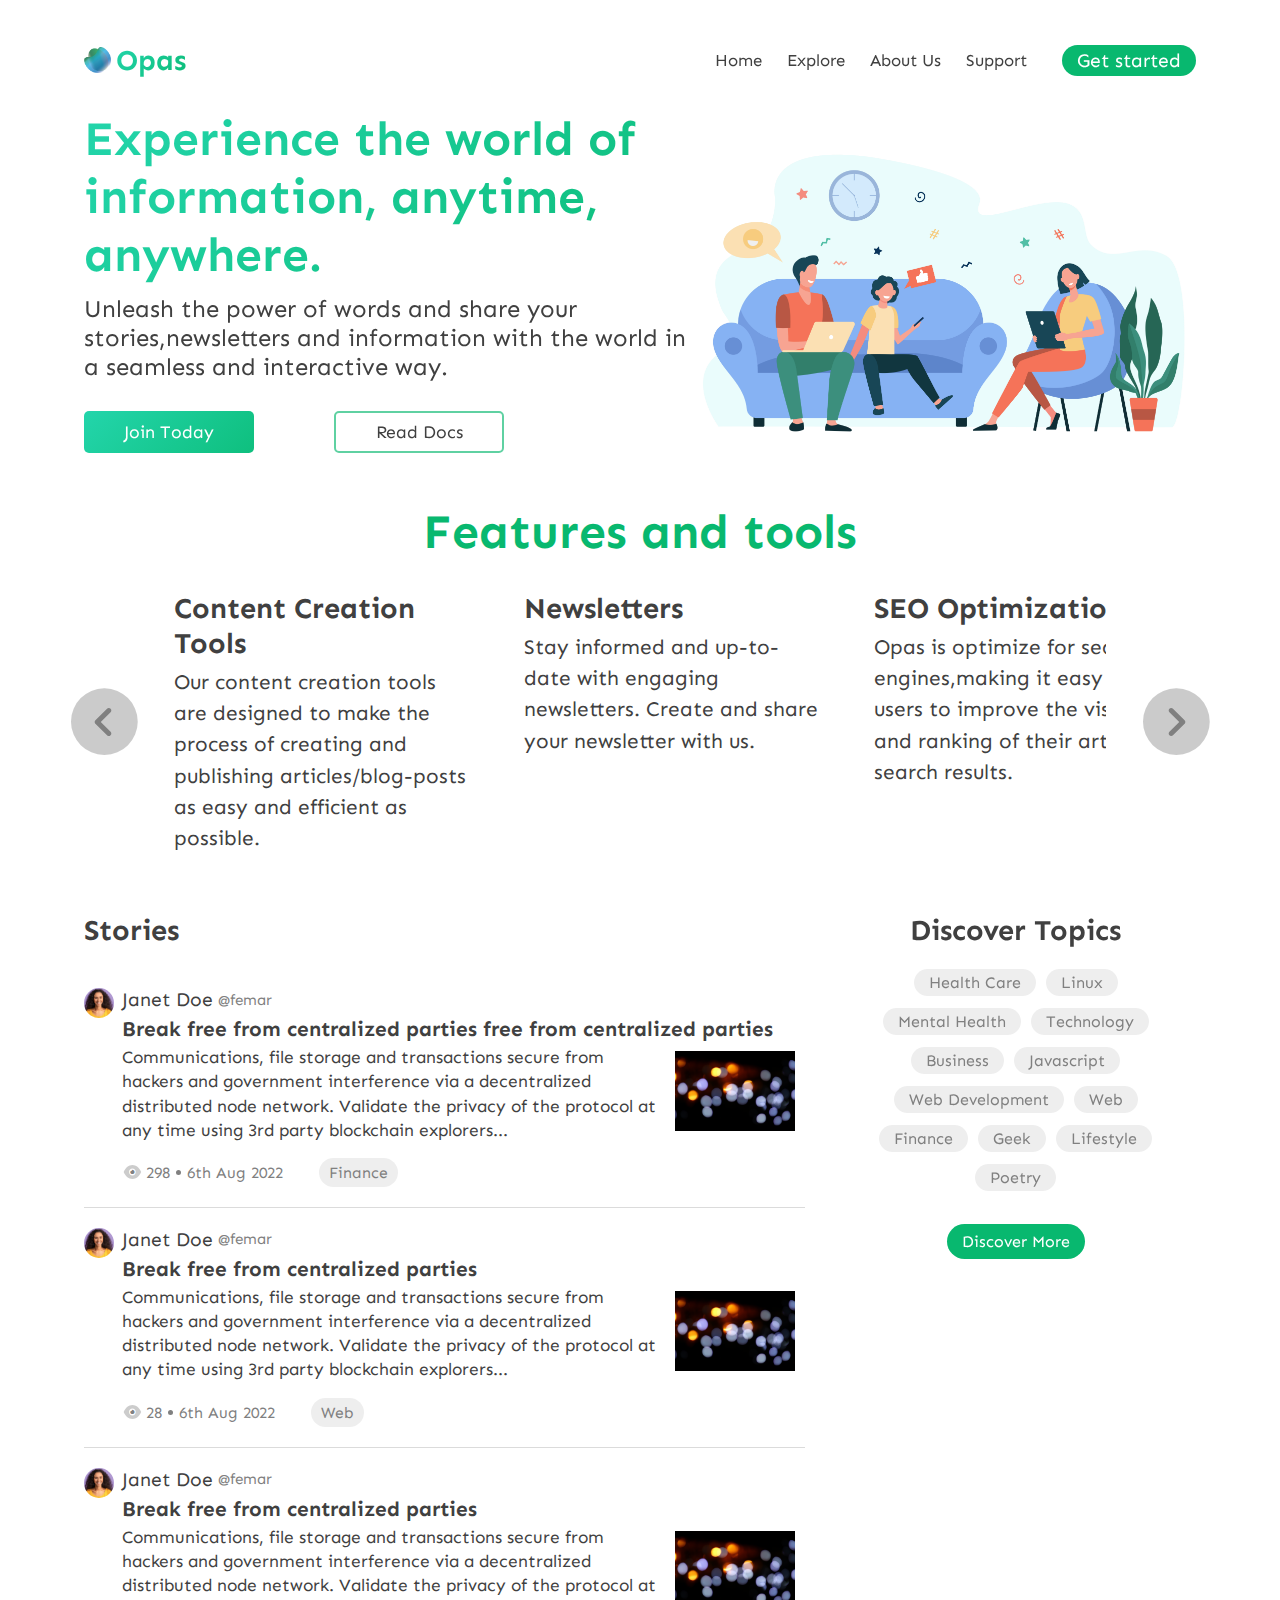
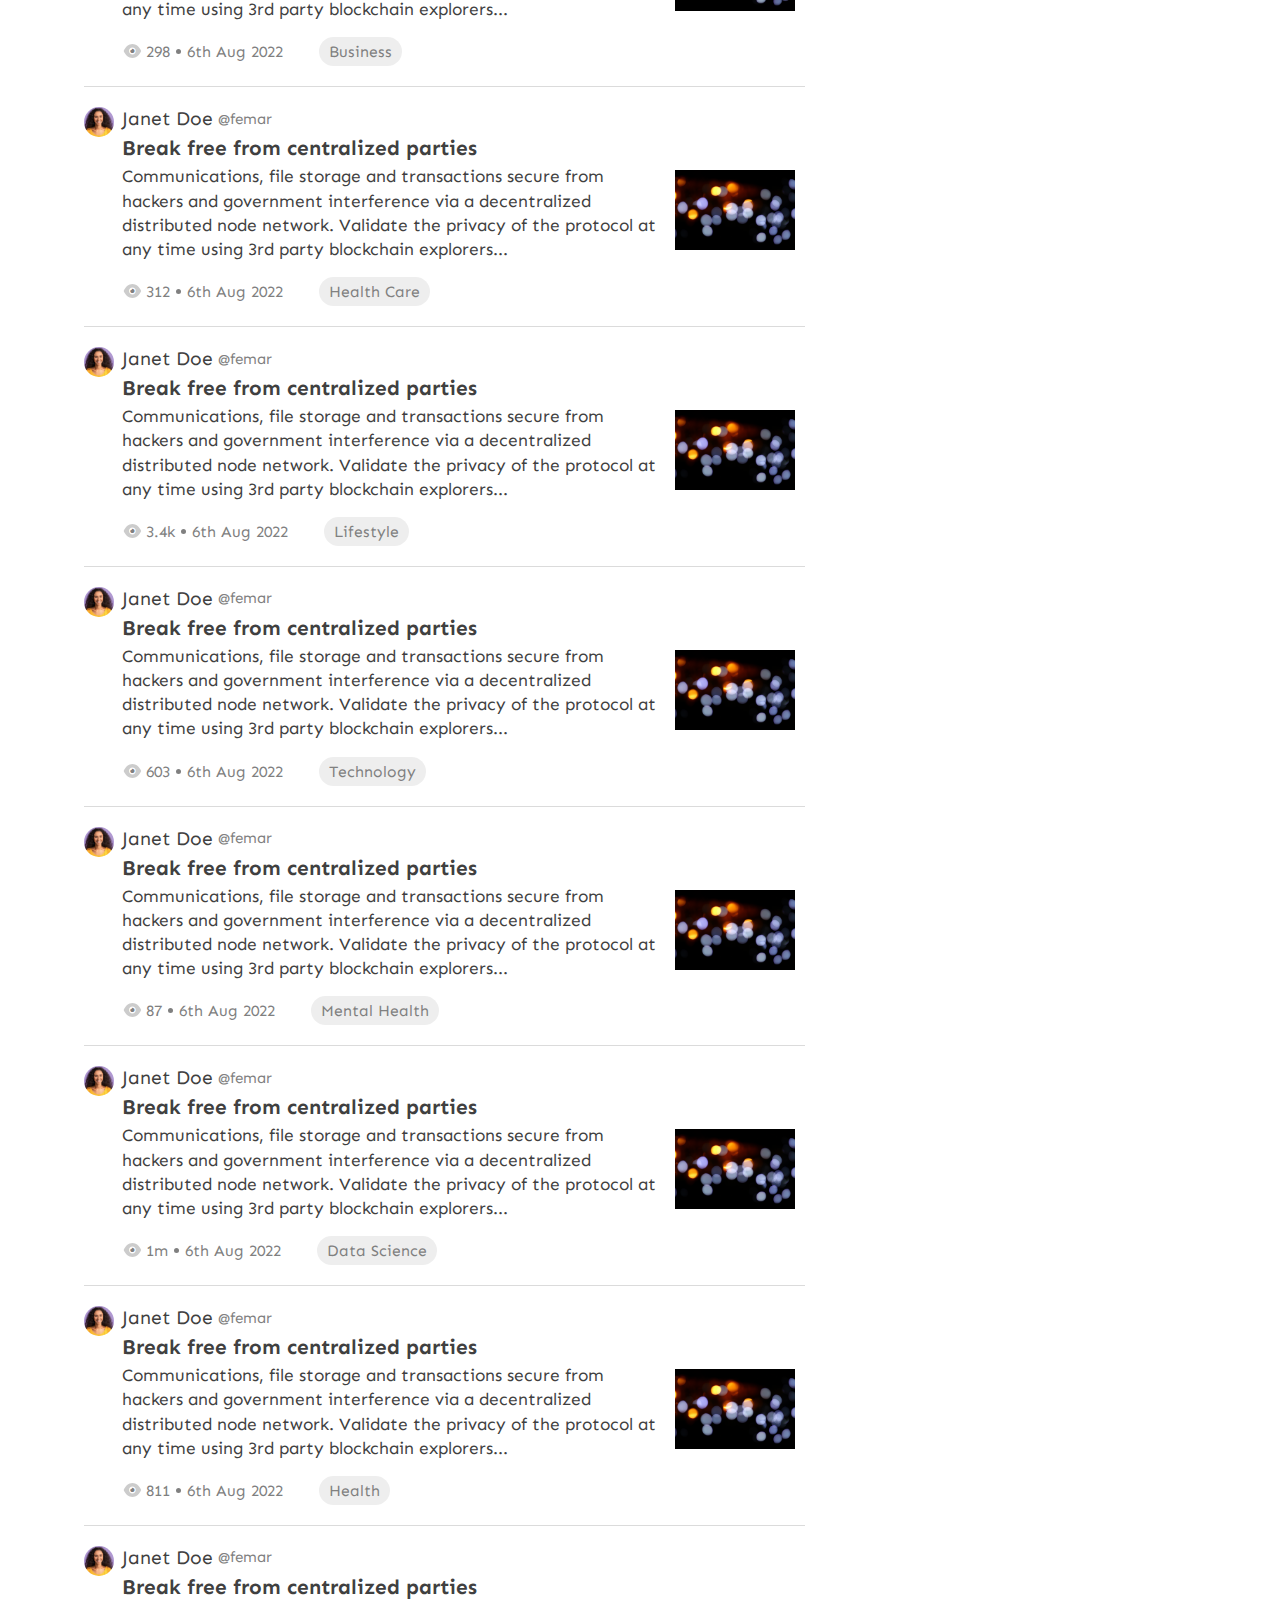
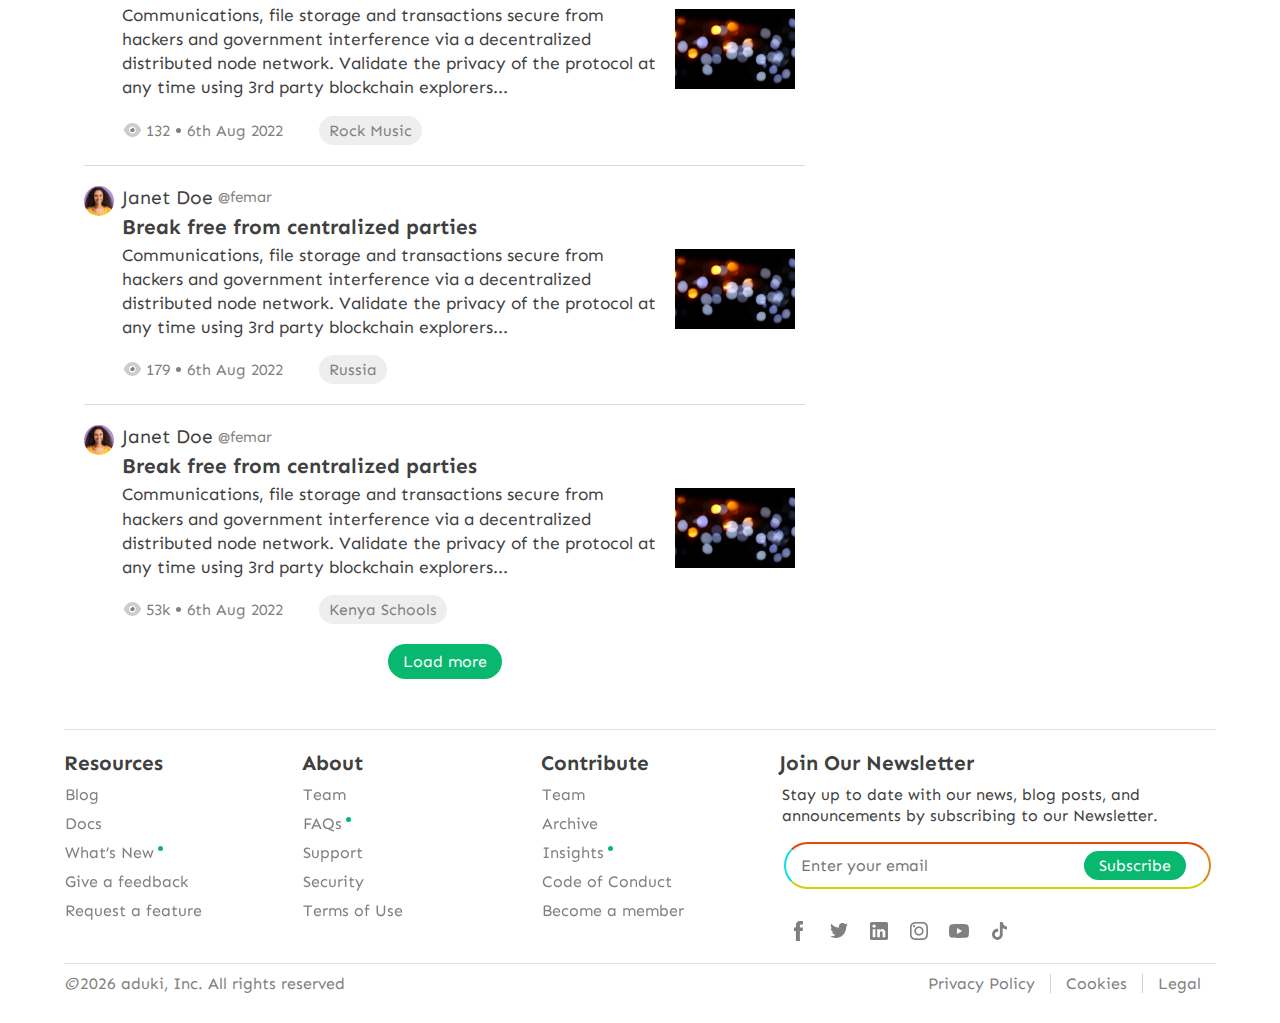
<file: index.html>
<!DOCTYPE html>
<html lang="en">

<head>
    <meta charset="UTF-8">
    <meta http-equiv="X-UA-Compatible" content="IE=edge">
    <meta name="viewport" content="width=device-width, initial-scale=1.0">
    <title>Document</title>

    <link rel="stylesheet" href="all.css">
    <link rel="stylesheet" href="res.css">
    <link rel="stylesheet" href="icon/style.css">
    <link rel="preconnect" href="https://fonts.googleapis.com">
    <link rel="preconnect" href="https://fonts.gstatic.com" crossorigin>
    <link href="https://fonts.googleapis.com/css2?family=Sen:wght@400;700;800&display=swap" rel="stylesheet">

    <link href="https://fonts.cdnfonts.com/css/product-sans" rel="stylesheet">
</head>

<body>
    <header class="top">
        <div class="logo-container">
            <div class="logo-wrapper">
                <img src="img/favi.png" alt="" srcset="">
            </div>
            <div class="logo-name">Opas</div>
        </div>
        <div class="left">
            <ul class="header-links">
                <li class="item"><a href="" class="item-link">Home</a></li>
                <li class="item"><a href="" class="item-link">Explore</a></li>
                <li class="item"><a href="" class="item-link">About Us</a></li>
                <li class="item"><a href="" class="item-link">Support</a></li>
            </ul>
            <a href="" class="getting-started">
                <span class="iconly-Logout icli"></span>
                <span class="text">Get started</span>
            </a>
        </div>
    </header>
    <div class="welcome-wrapper">
        <div class="text-content">
            <h2 class="tag">
                Experience the world of information, anytime, anywhere.
            </h2>
            <div class="sub-text">
                Unleash the power of words and share your stories,newsletters and information with the world in a
                seamless and interactive way.
            </div>
            <div class="start-using">
                <a href="" class="start-link">Join Today</a>
                <a href="" id="service-oops" class="start-link">Read Docs</a>
            </div>
        </div>
        <div class="image">
            <img src="new/illustration/8486.jpg" alt="" srcset="">
        </div>
    </div>
    <main class="main">
        <div class="services">
            <div class="section-title">
                <div class="name">Features and tools</div>
                <!-- <span class="iconly-Arrow-Right-2 icli"></span> -->
            </div>
            <div class="content">
                <div class="left control">
                    <span id="left-control" class="iconlyBulk-Arrow-Left-Circle"><span class="path1"></span><span class="path2"></span></span>
                </div>
                <div id="infos" class="infos">
                    <div class="info">
                        <h2 class="name">Content Creation Tools</h2>
                        <p class="text">
                            Our content creation tools are designed to make the process of creating and publishing articles/blog-posts as easy and efficient as possible.
                            <!-- These tools allow users to create engaging and high quality content that will attract and retain readers, and also improve visibility of their articles in search engines. -->
                        </p>
                    </div>
                    <div class="info">
                        <h2 class="name">Newsletters</h2>
                        <p class="text">
                            Stay informed and up-to-date with engaging newsletters.
                            Create and share your newsletter with us.
                        </p>
                    </div>
                    <div class="info">
                        <h2 class="name">SEO Optimization</h2>
                        <p class="text">
                            Opas is optimize for search engines,making it easy for users to improve the visibility and ranking of their articles search results.
                        </p>
                    </div>
                    <div class="info">
                        <h2 class="name">User-friendly Interface</h2>
                        <p class="text">
                            Opas is designed with a user friendly interface that is easy to navigate and understand.
                            This makes it easy for users to create,edit,and publish their articles.
                        </p>
                    </div>
                    <div class="info">
                        <h2 class="name">Commenting System</h2>
                        <p class="text">
                            The software includes a commenting system that allow users to interact with their readers and respond to their feedback.
                        </p>
                    </div>
                    <div class="info">
                        <h2 class="name">Media Integration</h2>
                        <p class="text">
                            This allow users to easily add images and other medias to their articles,making them more engaging and interactive.
                        </p>
                    </div>
                    <div class="info">
                        <h2 class="name">Social Media Sharing</h2>
                        <p class="text">
                            The software enables users to share their articles,blog posts on various social media platforms with just a click,increasing the reach and visibility of their articles.
                        </p>
                    </div>
                    <div class="info">
                        <h2 class="name">Mobile Optimization</h2>
                        <p class="text">
                            Opas is designed to be mobile-friendly,ensuring that users can access their pages on the go.
                        </p>
                    </div>
                </div>
                <div class="right control">
                    <span id="right-control" class="iconlyBulk-Arrow-Right-Circle"><span class="path1"></span><span class="path2"></span></span>
                </div>
            </div>
        </div>
        <div class="side-content">
            <div class="section-title">
                <div class="name">Discover Topics</div>
                <!-- <span class="iconly-Arrow-Right-2 icli"></span> -->
            </div>
            <ul class="topic-list">
                <li class="item">
                    <a href="" class="item-link">Health Care</a>
                </li>
                <li class="item">
                    <a href="" class="item-link">Linux</a>
                </li>
                <li class="item">
                    <a href="" class="item-link">Mental Health</a>
                </li>
                <li class="item">
                    <a href="" class="item-link">Technology</a>
                </li>
                <li class="item">
                    <a href="" class="item-link">Business</a>
                </li>
                <li class="item">
                    <a href="" class="item-link">Javascript</a>
                </li>
                <li class="item">
                    <a href="" class="item-link">Web Development</a>
                </li>
                <li class="item">
                    <a href="" class="item-link">Web</a>
                </li>
                <li class="item">
                    <a href="" class="item-link">Finance</a>
                </li>
                <li class="item">
                    <a href="" class="item-link">Geek</a>
                </li>
                <li class="item">
                    <a href="" class="item-link">Lifestyle</a>
                </li>
                <li class="item">
                    <a href="" class="item-link">Poetry</a>
                </li>
            </ul>
            <div class="more">
                <a href="" class="more">Discover More</a>
            </div>

        </div>
        <div class="stories-infinite">
            <div class="section-title">
                <div class="name">Stories</div>
                <!-- <span class="iconly-Arrow-Right-2 icli"></span> -->
            </div>
            <div class="story">
                <div class="profile">
                    <img src="img/purri.jpg" alt="Profile" srcset="">
                </div>
                <div class="content">
                    <a href="" class="header">
                        <div class="name">Janet Doe</div>
                        <span class="username">@femar</span>
                    </a>
                    <div class="summery-wrapper">
                        <a href="" class="title">Break free from centralized parties free from centralized parties</a>
                        <div class="summery">
                            <div class="story-cover">
                                <img src="new/two.jpg" alt="Story" srcset="">
                            </div>
                            <div class="text">
                                Communications, file storage and transactions secure from hackers and
                                government interference via a decentralized distributed node network.
                                Validate the privacy of the protocol at any time using 3rd party blockchain explorers...
                            </div>
                        </div>
                    </div>
                    <div class="footer">
                        <div class="views">
                            <span class="iconlyBulk-Show"><span class="path1"></span><span class="path2"></span></span>
                            <div class="no">298</div>
                        </div>
                        <i class="dot"></i>
                        <span class="text">6th Aug 2022</span>
                        <a href="#" class="topic">Finance</a>
                    </div>
                </div>
            </div>
            <div class="story">
                <div class="profile">
                    <img src="img/purri.jpg" alt="Profile" srcset="">
                </div>
                <div class="content">
                    <a href="" class="header">
                        <div class="name">Janet Doe</div>
                        <span class="username">@femar</span>
                    </a>
                    <div class="summery-wrapper">
                        <a href="" class="title">Break free from centralized parties</a>
                        <div class="summery">
                            <div class="story-cover">
                                <img src="new/two.jpg" alt="Story" srcset="">
                            </div>
                            <div class="text">
                                Communications, file storage and transactions secure from hackers and
                                government interference via a decentralized distributed node network.
                                Validate the privacy of the protocol at any time using 3rd party blockchain explorers...
                            </div>
                        </div>
                    </div>
                    <div class="footer">
                        <div class="views">
                            <span class="iconlyBulk-Show"><span class="path1"></span><span class="path2"></span></span>
                            <div class="no">28</div>
                        </div>
                        <i class="dot"></i>
                        <span class="text">6th Aug 2022</span>
                        <a href="#" class="topic">Web</a>
                    </div>
                </div>
            </div>
            <div class="story">
                <div class="profile">
                    <img src="img/purri.jpg" alt="Profile" srcset="">
                </div>
                <div class="content">
                    <a href="" class="header">
                        <div class="name">Janet Doe</div>
                        <span class="username">@femar</span>
                    </a>
                    <div class="summery-wrapper">
                        <a href="" class="title">Break free from centralized parties</a>
                        <div class="summery">
                            <div class="story-cover">
                                <img src="new/two.jpg" alt="Story" srcset="">
                            </div>
                            <div class="text">
                                Communications, file storage and transactions secure from hackers and
                                government interference via a decentralized distributed node network.
                                Validate the privacy of the protocol at any time using 3rd party blockchain explorers...
                            </div>
                        </div>
                    </div>
                    <div class="footer">
                        <div class="views">
                            <span class="iconlyBulk-Show"><span class="path1"></span><span class="path2"></span></span>
                            <div class="no">298</div>
                        </div>
                        <i class="dot"></i>
                        <span class="text">6th Aug 2022</span>
                        <a href="#" class="topic">Business</a>
                    </div>
                </div>
            </div>
            <div class="story">
                <div class="profile">
                    <img src="img/purri.jpg" alt="Profile" srcset="">
                </div>
                <div class="content">
                    <a href="" class="header">
                        <div class="name">Janet Doe</div>
                        <span class="username">@femar</span>
                    </a>
                    <div class="summery-wrapper">
                        <a href="" class="title">Break free from centralized parties</a>
                        <div class="summery">
                            <div class="story-cover">
                                <img src="new/two.jpg" alt="Story" srcset="">
                            </div>
                            <div class="text">
                                Communications, file storage and transactions secure from hackers and
                                government interference via a decentralized distributed node network.
                                Validate the privacy of the protocol at any time using 3rd party blockchain explorers...
                            </div>
                        </div>
                    </div>
                    <div class="footer">
                        <div class="views">
                            <span class="iconlyBulk-Show"><span class="path1"></span><span class="path2"></span></span>
                            <div class="no">312</div>
                        </div>
                        <i class="dot"></i>
                        <span class="text">6th Aug 2022</span>
                        <a href="#" class="topic">Health Care</a>
                    </div>
                </div>
            </div>
            <div class="story">
                <div class="profile">
                    <img src="img/purri.jpg" alt="Profile" srcset="">
                </div>
                <div class="content">
                    <a href="" class="header">
                        <div class="name">Janet Doe</div>
                        <span class="username">@femar</span>
                    </a>
                    <div class="summery-wrapper">
                        <a href="" class="title">Break free from centralized parties</a>
                        <div class="summery">
                            <div class="story-cover">
                                <img src="new/two.jpg" alt="Story" srcset="">
                            </div>
                            <div class="text">
                                Communications, file storage and transactions secure from hackers and
                                government interference via a decentralized distributed node network.
                                Validate the privacy of the protocol at any time using 3rd party blockchain explorers...
                            </div>
                        </div>
                    </div>
                    <div class="footer">
                        <div class="views">
                            <span class="iconlyBulk-Show"><span class="path1"></span><span class="path2"></span></span>
                            <div class="no">3.4k</div>
                        </div>
                        <i class="dot"></i>
                        <span class="text">6th Aug 2022</span>
                        <a href="#" class="topic">Lifestyle</a>
                    </div>
                </div>
            </div>
            <div class="story">
                <div class="profile">
                    <img src="img/purri.jpg" alt="Profile" srcset="">
                </div>
                <div class="content">
                    <a href="" class="header">
                        <div class="name">Janet Doe</div>
                        <span class="username">@femar</span>
                    </a>
                    <div class="summery-wrapper">
                        <a href="" class="title">Break free from centralized parties</a>
                        <div class="summery">
                            <div class="story-cover">
                                <img src="new/two.jpg" alt="Story" srcset="">
                            </div>
                            <div class="text">
                                Communications, file storage and transactions secure from hackers and
                                government interference via a decentralized distributed node network.
                                Validate the privacy of the protocol at any time using 3rd party blockchain explorers...
                            </div>
                        </div>
                    </div>
                    <div class="footer">
                        <div class="views">
                            <span class="iconlyBulk-Show"><span class="path1"></span><span class="path2"></span></span>
                            <div class="no">603</div>
                        </div>
                        <i class="dot"></i>
                        <span class="text">6th Aug 2022</span>
                        <a href="#" class="topic">Technology</a>
                    </div>
                </div>
            </div>
            <div class="story">
                <div class="profile">
                    <img src="img/purri.jpg" alt="Profile" srcset="">
                </div>
                <div class="content">
                    <a href="" class="header">
                        <div class="name">Janet Doe</div>
                        <span class="username">@femar</span>
                    </a>
                    <div class="summery-wrapper">
                        <a href="" class="title">Break free from centralized parties</a>
                        <div class="summery">
                            <div class="story-cover">
                                <img src="new/two.jpg" alt="Story" srcset="">
                            </div>
                            <div class="text">
                                Communications, file storage and transactions secure from hackers and
                                government interference via a decentralized distributed node network.
                                Validate the privacy of the protocol at any time using 3rd party blockchain explorers...
                            </div>
                        </div>
                    </div>
                    <div class="footer">
                        <div class="views">
                            <span class="iconlyBulk-Show"><span class="path1"></span><span class="path2"></span></span>
                            <div class="no">87</div>
                        </div>
                        <i class="dot"></i>
                        <span class="text">6th Aug 2022</span>
                        <a href="#" class="topic">Mental Health</a>
                    </div>
                </div>
            </div>
            <div class="story">
                <div class="profile">
                    <img src="img/purri.jpg" alt="Profile" srcset="">
                </div>
                <div class="content">
                    <a href="" class="header">
                        <div class="name">Janet Doe</div>
                        <span class="username">@femar</span>
                    </a>
                    <div class="summery-wrapper">
                        <a href="" class="title">Break free from centralized parties</a>
                        <div class="summery">
                            <div class="story-cover">
                                <img src="new/two.jpg" alt="Story" srcset="">
                            </div>
                            <div class="text">
                                Communications, file storage and transactions secure from hackers and
                                government interference via a decentralized distributed node network.
                                Validate the privacy of the protocol at any time using 3rd party blockchain explorers...
                            </div>
                        </div>
                    </div>
                    <div class="footer">
                        <div class="views">
                            <span class="iconlyBulk-Show"><span class="path1"></span><span class="path2"></span></span>
                            <div class="no">1m</div>
                        </div>
                        <i class="dot"></i>
                        <span class="text">6th Aug 2022</span>
                        <a href="#" class="topic">Data Science</a>
                    </div>
                </div>
            </div>
            <div class="story">
                <div class="profile">
                    <img src="img/purri.jpg" alt="Profile" srcset="">
                </div>
                <div class="content">
                    <a href="" class="header">
                        <div class="name">Janet Doe</div>
                        <span class="username">@femar</span>
                    </a>
                    <div class="summery-wrapper">
                        <a href="" class="title">Break free from centralized parties</a>
                        <div class="summery">
                            <div class="story-cover">
                                <img src="new/two.jpg" alt="Story" srcset="">
                            </div>
                            <div class="text">
                                Communications, file storage and transactions secure from hackers and
                                government interference via a decentralized distributed node network.
                                Validate the privacy of the protocol at any time using 3rd party blockchain explorers...
                            </div>
                        </div>
                    </div>
                    <div class="footer">
                        <div class="views">
                            <span class="iconlyBulk-Show"><span class="path1"></span><span class="path2"></span></span>
                            <div class="no">811</div>
                        </div>
                        <i class="dot"></i>
                        <span class="text">6th Aug 2022</span>
                        <a href="#" class="topic">Health</a>
                    </div>
                </div>
            </div>
            <div class="story">
                <div class="profile">
                    <img src="img/purri.jpg" alt="Profile" srcset="">
                </div>
                <div class="content">
                    <a href="" class="header">
                        <div class="name">Janet Doe</div>
                        <span class="username">@femar</span>
                    </a>
                    <div class="summery-wrapper">
                        <a href="" class="title">Break free from centralized parties</a>
                        <div class="summery">
                            <div class="story-cover">
                                <img src="new/two.jpg" alt="Story" srcset="">
                            </div>
                            <div class="text">
                                Communications, file storage and transactions secure from hackers and
                                government interference via a decentralized distributed node network.
                                Validate the privacy of the protocol at any time using 3rd party blockchain explorers...
                            </div>
                        </div>
                    </div>
                    <div class="footer">
                        <div class="views">
                            <span class="iconlyBulk-Show"><span class="path1"></span><span class="path2"></span></span>
                            <div class="no">132</div>
                        </div>
                        <i class="dot"></i>
                        <span class="text">6th Aug 2022</span>
                        <a href="#" class="topic">Rock Music</a>
                    </div>
                </div>
            </div>
            <div class="story">
                <div class="profile">
                    <img src="img/purri.jpg" alt="Profile" srcset="">
                </div>
                <div class="content">
                    <a href="" class="header">
                        <div class="name">Janet Doe</div>
                        <span class="username">@femar</span>
                    </a>
                    <div class="summery-wrapper">
                        <a href="" class="title">Break free from centralized parties</a>
                        <div class="summery">
                            <div class="story-cover">
                                <img src="new/two.jpg" alt="Story" srcset="">
                            </div>
                            <div class="text">
                                Communications, file storage and transactions secure from hackers and
                                government interference via a decentralized distributed node network.
                                Validate the privacy of the protocol at any time using 3rd party blockchain explorers...
                            </div>
                        </div>
                    </div>
                    <div class="footer">
                        <div class="views">
                            <span class="iconlyBulk-Show"><span class="path1"></span><span class="path2"></span></span>
                            <div class="no">179</div>
                        </div>
                        <i class="dot"></i>
                        <span class="text">6th Aug 2022</span>
                        <a href="#" class="topic">Russia</a>
                    </div>
                </div>
            </div>
            <div class="story">
                <div class="profile">
                    <img src="img/purri.jpg" alt="Profile" srcset="">
                </div>
                <div class="content">
                    <a href="" class="header">
                        <div class="name">Janet Doe</div>
                        <span class="username">@femar</span>
                    </a>
                    <div class="summery-wrapper">
                        <a href="" class="title">Break free from centralized parties</a>
                        <div class="summery">
                            <div class="story-cover">
                                <img src="new/two.jpg" alt="Story" srcset="">
                            </div>
                            <div class="text">
                                Communications, file storage and transactions secure from hackers and
                                government interference via a decentralized distributed node network.
                                Validate the privacy of the protocol at any time using 3rd party blockchain explorers...
                            </div>
                        </div>
                    </div>
                    <div class="footer">
                        <div class="views">
                            <span class="iconlyBulk-Show"><span class="path1"></span><span class="path2"></span></span>
                            <div class="no">53k</div>
                        </div>
                        <i class="dot"></i>
                        <span class="text">6th Aug 2022</span>
                        <a href="#" class="topic">Kenya Schools</a>
                    </div>
                </div>
            </div>
            <a href="" class="load-more">Load more</a>
        </div>
    </main>
     <footer class="footer">
        <section class="item-one">
            <div class="title">Resources</div>
            <ul class="footer-list">
                <li class="item">
                    <a href="" class="item-link">Blog</a>
                </li>
                <li class="item">
                    <a href="" class="item-link">Docs</a>
                </li>
                <li class="item">
                    <a href="" class="item-link">What’s New</a>
                    <span class="dot"></span>
                </li>
                <li class="item">
                    <a href="" class="item-link">Give a feedback </a>
                </li>
                <li class="item">
                    <a href="" class="item-link">Request a feature</a>
                </li>
            </ul>
        </section>
        <section class="item-two">
            <div class="title">About</div>
            <ul class="footer-list">
                <li class="item">
                    <a href="" class="item-link">Team</a>
                </li>
                <li class="item">
                    <a href="" class="item-link">FAQs</a>
                    <span class="dot"></span>
                </li>
                <li class="item">
                    <a href="" class="item-link">Support</a>
                </li>
                <li class="item">
                    <a href="" class="item-link">Security</a>
                </li>
                <li class="item">
                    <a href="" class="item-link">Terms of Use</a>
                </li>
            </ul>
        </section>
        <section class="item-three">
            <div class="title">Contribute</div>
            <ul class="footer-list">
                <li class="item">
                    <a href="" class="item-link">Team</a>
                </li>
                <li class="item">
                    <a href="" class="item-link">Archive</a>
                </li>
                <li class="item">
                    <a href="" class="item-link">Insights</a>
                    <span class="dot"></span>
                </li>
                <li class="item">
                    <a href="" class="item-link">Code of Conduct</a>
                </li>
                <li class="item">
                    <a href="" class="item-link">Become a member</a>
                </li>
            </ul>
        </section>
        <section class="newsletter">
            <div class="title">Join Our Newsletter</div>
            <div class="text">
                Stay up to date with our news, blog posts, and announcements by subscribing to our Newsletter.
            </div>
            <form action="" method="post">
                <input type="email" name="email" id="" placeholder="Enter your email">
                <input id="service-oops" type="submit" value="Subscribe">
            </form>
            <div class="footer-social-box">
                <a title="Facebook" rel="noopener" aria-label="Femarin Facebook" href="#" target="_blank"
                    class="footer-social-url in-footer-light w-inline-block">
                    <div class="svg w-embed">
                        <svg xmlns="http://www.w3.org/2000/svg" width="24" height="24" viewBox="0 0 24 24" fill="none">
                            <path
                                d="M15.6 12H12.9C12.9 16.5 12.9 22 12.9 22H8.9C8.9 22 8.9 16.5 8.9 12H7V8.5H8.9V6.2C8.9 4.6 9.7 2 13 2L16 2V5.4C16 5.4 14.1 5.4 13.8 5.4 13.4 5.4 12.9 5.6 12.9 6.4V8.5H16L15.6 12Z"
                                fill="currentColor" />
                        </svg>
                    </div>
                    <div class="fs-url-tooltip">
                        <div class="fs-tooltip-dark">
                            <div>Facebook</div>
                        </div>
                    </div>
                </a>
                <a title="Twitter" rel="noopener" aria-label="Femarin Twitter" href="#" target="_blank"
                    class="footer-social-url in-footer-light w-inline-block">
                    <div class="svg w-embed">
                        <svg xmlns="http://www.w3.org/2000/svg" width="24" height="24" viewBox="0 0 24 24" fill="none">
                            <path
                                d="M19.2 7.7L19.2 8.2C19.2 13.2 15.5 19 8.7 19 6.6 19 4.6 18.4 3 17.3 3.3 17.3 3.6 17.4 3.9 17.4 5.6 17.4 7.2 16.7 8.5 15.7 6.9 15.7 5.5 14.6 5 13.1 5.2 13.1 5.5 13.2 5.7 13.2 6.1 13.2 6.4 13.1 6.7 13 5 12.7 3.7 11.2 3.7 9.3V9.3C4.2 9.6 4.8 9.7 5.4 9.7 4.4 9.1 3.8 7.9 3.8 6.6 3.8 5.9 3.9 5.3 4.3 4.7 6.1 7 8.8 8.5 11.9 8.7 11.8 8.4 11.8 8.1 11.8 7.8 11.8 5.7 13.4 4 15.5 4 16.5 4 17.5 4.5 18.2 5.2 19 5 19.8 4.7 20.5 4.3 20.2 5.2 19.6 5.9 18.9 6.4 19.6 6.3 20.3 6.1 21 5.8 20.5 6.5 19.9 7.2 19.2 7.7Z"
                                fill="currentColor" />
                        </svg>
                    </div>
                    <div class="fs-url-tooltip">
                        <div class="fs-tooltip-dark">
                            <div>Twitter</div>
                        </div>
                    </div>
                </a>
                <a title="Linkedin" rel="noopener" aria-label="Femarin Linkedin" href="#" target="_blank"
                    class="footer-social-url in-footer-light w-inline-block">
                    <div class="svg w-embed">
                        <svg xmlns="http://www.w3.org/2000/svg" width="24" height="24" viewBox="0 0 24 24" fill="none">
                            <path
                                d="M19.2 3H4.8C3.8 3 3 3.8 3 4.8V19.2C3 20.2 3.8 21 4.8 21H19.2C20.2 21 21 20.2 21 19.2V4.8C21 3.8 20.2 3 19.2 3ZM8.4 18.3H5.7V10.2H8.4V18.3ZM7.1 8.7C6.2 8.7 5.4 8 5.4 7.1 5.4 6.2 6.2 5.4 7.1 5.4 8 5.4 8.7 6.2 8.7 7.1 8.7 8 8 8.7 7.1 8.7ZM18.3 18.3H15.6V13.5C15.6 12.8 15 12.2 14.3 12.2 13.5 12.2 12.9 12.8 12.9 13.5V18.3H10.2V10.2H12.9V11.3C13.4 10.6 14.3 10 15.2 10 16.9 10 18.3 11.5 18.3 13.2V18.3Z"
                                fill="currentColor" />
                        </svg>
                    </div>
                    <div class="fs-url-tooltip">
                        <div class="fs-tooltip-dark">
                            <div>Linkedin</div>
                        </div>
                    </div>
                </a>
                <a title="Instagram" rel="noopener" aria-label="Femarin Instagram" href="#" target="_blank"
                    class="footer-social-url in-footer-light w-inline-block">
                    <div class="svg w-embed">
                        <svg xmlns="http://www.w3.org/2000/svg" width="24" height="24" viewBox="0 0 24 24" fill="none">
                            <style>
                                .a {
                                    fill: currentColor;
                                }
                            </style>
                            <path
                                d="M3 8.3C3.1 7.3 3.2 6.7 3.4 6.1 3.7 5.5 4 5 4.5 4.5 4.9 4.1 5.5 3.7 6.1 3.5 6.6 3.3 7.3 3.1 8.3 3.1 9.2 3 9.5 3 12 3 14.4 3 14.7 3 15.7 3.1 16.6 3.1 17.3 3.2 17.9 3.5 18.5 3.7 19 4.1 19.5 4.5 19.9 5 20.3 5.5 20.5 6.1 20.7 6.7 20.9 7.3 20.9 8.3 21 9.3 21 9.6 21 12 21 14.4 21 14.8 20.9 15.7 20.9 16.7 20.7 17.3 20.5 17.9 20.3 18.5 19.9 19 19.5 19.5 19 19.9 18.5 20.3 17.9 20.5 17.3 20.8 16.6 20.9 15.7 20.9 14.7 21 14.4 21 12 21 9.5 21 9.2 21 8.3 20.9 7.3 20.9 6.6 20.8 6.1 20.5 4.9 20.1 3.9 19.1 3.4 17.9 3.2 17.3 3.1 16.7 3 15.7 3 14.8 3 14.4 3 12 3 9.6 3 9.3 3 8.3ZM4.6 15.6C4.7 16.5 4.8 17 4.9 17.3 5.3 18.1 5.9 18.7 6.7 19 7 19.1 7.5 19.3 8.3 19.3 9.3 19.4 9.6 19.4 12 19.4 14.4 19.4 14.7 19.4 15.6 19.3 16.5 19.3 17 19.1 17.3 19 17.7 18.9 18 18.6 18.3 18.3 18.6 18.1 18.8 17.7 19 17.3 19.1 17 19.2 16.5 19.3 15.6 19.3 14.7 19.3 14.4 19.3 12 19.3 9.6 19.3 9.3 19.3 8.4 19.2 7.5 19.1 7 19 6.7 18.8 6.3 18.6 6 18.3 5.7 18 5.4 17.7 5.1 17.3 5 16.9 4.9 16.5 4.7 15.6 4.7 14.6 4.6 14.4 4.6 12 4.6 9.6 4.6 9.3 4.6 8.3 4.7 7.4 4.7 7 4.9 6.7 5 6.3 5.1 5.9 5.4 5.6 5.7 5.3 6 5.1 6.3 4.9 6.7 4.8 7 4.7 7.5 4.6 8.4 4.6 9.3 4.6 9.6 4.6 12 4.6 14.4 4.6 14.7 4.6 15.6Z"
                                class="a" />
                            <path
                                d="M12 7.4C14.5 7.4 16.6 9.4 16.6 12 16.6 14.6 14.5 16.6 12 16.6 9.4 16.6 7.3 14.6 7.3 12 7.3 9.4 9.4 7.4 12 7.4ZM12 15C13.6 15 15 13.7 15 12 15 10.3 13.6 9 12 9 10.3 9 9 10.3 9 12 9 13.7 10.3 15 12 15V15Z"
                                class="a" />
                            <path
                                d="M6.1 7.2C6.1 7.8 6.6 8.3 7.2 8.3 7.8 8.3 8.2 7.8 8.2 7.2 8.2 6.6 7.8 6.1 7.2 6.1 6.6 6.1 6.1 6.6 6.1 7.2V7.2Z"
                                class="a" />
                        </svg>
                    </div>
                    <div class="fs-url-tooltip">
                        <div class="fs-tooltip-dark">
                            <div>Instagram</div>
                        </div>
                    </div>
                </a>
                <a title="Youtube" rel="noopener" aria-label="Femarin YouTube" href="#" target="_blank"
                    class="footer-social-url in-footer-light w-inline-block">
                    <div class="svg w-embed">
                        <svg xmlns="http://www.w3.org/2000/svg" width="24" height="24" viewBox="0 0 24 24" fill="none">
                            <path
                                d="M21.6 7.2C21.4 6.3 20.7 5.7 19.8 5.4 18.3 5 12 5 12 5 12 5 5.7 5 4.2 5.4 3.3 5.6 2.6 6.3 2.4 7.2 2 8.8 2 12 2 12 2 12 2 15.3 2.4 16.8 2.6 17.7 3.3 18.3 4.2 18.6 5.8 19 12 19 12 19 12 19 18.3 19 19.8 18.6 20.7 18.4 21.4 17.7 21.6 16.8 22 15.3 22 12 22 12 22 12 22 8.8 21.6 7.2V7.2ZM10 15V9L15.2 12 10 15Z"
                                fill="currentColor" />
                        </svg>
                    </div>
                    <div class="fs-url-tooltip">
                        <div class="fs-tooltip-dark">
                            <div>Youtube</div>
                        </div>
                    </div>
                </a>
                <a title="TikTok" rel="noopener" aria-label="Femarin TikTok" href="#" target="_blank"
                    class="footer-social-url in-footer-light w-inline-block">
                    <div class="svg w-embed">
                        <svg width="24" height="24" viewBox="0 0 24 24" fill="none" xmlns="http://www.w3.org/2000/svg">
                            <path
                                d="M19.9919 7.50695C19.0161 7.50695 18.1157 7.16612 17.3926 6.59113C16.5634 5.93198 15.9676 4.9651 15.7572 3.85069C15.7051 3.57534 15.677 3.29119 15.6743 3H12.8867V11.0308L12.8833 15.4297C12.8833 16.6057 12.1569 17.6029 11.15 17.9536C10.8578 18.0553 10.5422 18.1036 10.2136 18.0846C9.79409 18.0603 9.401 17.9268 9.05935 17.7113C8.33229 17.2529 7.83935 16.4212 7.82599 15.4698C7.80495 13.9829 8.94513 12.7706 10.3545 12.7706C10.6327 12.7706 10.8999 12.8185 11.15 12.9054V10.7104V9.92134C10.8862 9.88015 10.6177 9.85867 10.3461 9.85867C8.80353 9.85867 7.36076 10.5347 6.32946 11.7526C5.54996 12.6731 5.0824 13.8473 5.01026 15.0786C4.91575 16.6962 5.47716 18.2339 6.56591 19.3683C6.72588 19.5349 6.89387 19.6895 7.06954 19.8321C8.00299 20.5894 9.14418 21 10.3461 21C10.6177 21 10.8862 20.9789 11.15 20.9377C12.2728 20.7623 13.3088 20.2204 14.1264 19.3683C15.131 18.3215 15.686 16.9318 15.692 15.4526L15.6777 8.88369C16.1569 9.27347 16.6809 9.596 17.2433 9.84635C18.118 10.2354 19.0455 10.4326 20 10.4322V8.29814V7.50625C20.0006 7.50695 19.9926 7.50695 19.9919 7.50695V7.50695Z"
                                fill="currentColor" />
                        </svg>
                    </div>
                    <div class="fs-url-tooltip">
                        <div class="fs-tooltip-dark">
                            <div>TikTok</div>
                        </div>
                    </div>
                </a>
            </div>
        </section>
        <div class="copy">
            <div class="copyright">
                <!-- <div class="company">Opas</div> -->
                <i class="copy">&copy</i>
                <a href="#" id="copyright">2022</a>
            </div>
            <div class="legal">
                <a href="#" class="legal-link">Privacy Policy</a>
                <a href="#" class="legal-link">Cookies</a>
                <a href="#" class="legal-link">Legal</a>
            </div>
        </div>
    </footer>
    <div id="service-oops-modal" class="oops-display-modal">
        <div id="cancel" class="cancel">
            <span class="right"></span>
            <span class="left"></span>
        </div>
        <div class="modal-content">
            <span class="iconlyBulk-Danger"><span class="path1"></span><span class="path2"></span></span>
            <h2 class="text">Oops! that service is not set up yet.</h2>
            <i class="other-text">This is only a demo version,  we'll release it soon</i>
        </div>
    </div>
    <script>
        let socialIcons = document.querySelectorAll("div.w-embed")
        if( socialIcons !=null ){
            socialIcons.forEach(socialIcon=>{
                let parent = socialIcon.parentElement
                let toolTip = parent.querySelector(".fs-url-tooltip")
                socialIcon.addEventListener("mouseenter",(e)=>{
                    e.preventDefault()
                    toolTip.style.display = "flex"
                })
                socialIcon.addEventListener("mouseleave",(e)=>{
                    e.preventDefault()
                    toolTip.style.display = "none"
                })
            })
        }
        let copy = document.querySelector("a#copyright")
        if( copy !=null ){
            let date = `${new Date().getFullYear()} aduki, Inc. All rights reserved`
            copy.textContent = date
        }
        //Controls
        let leftControl = document.querySelector("main.main>.services>.content>.control>span#left-control"),
            rightControl = document.querySelector("main.main>.services>.content>.control>span#right-control"),
            contentContainer = document.querySelector("main.main>.services>.content>#infos");
        if( leftControl !=null && rightControl !=null && contentContainer !=null ){
            let total = contentContainer.scrollWidth - contentContainer.clientWidth,
                leftS = 310,
                start = contentContainer.clientWidth;
            console.log(total)
            leftControl.addEventListener("click",(e)=>{
                e.preventDefault()
                if(leftS >= total){
                    leftS = total-310
                }
                contentContainer.scrollTo({
                    top: 0,
                    left: leftS,
                    behavior: "smooth"
                })
                if(leftS < 0){
                    leftS = 0
                }
                else{
                    leftS -= 320
                }

            })
            rightControl.addEventListener("click",(e)=>{
                e.preventDefault()
                console.log(total)
                if(leftS < 310){
                    leftS = 310
                }
                contentContainer.scrollTo({
                    top: 0,
                    left: leftS,
                    behavior: "smooth"
                })
                if(leftS > total){
                    leftS = total
                }
                else{
                    leftS += 320
                }

            })
        }

        let serviceOops = document.querySelectorAll("#service-oops"),
        serviceOopsModal = document.querySelector("#service-oops-modal");
        if(serviceOops !=null && serviceOopsModal !=null){
            serviceOops.forEach(element=>{
                element.addEventListener("click",(e)=>{
                    e.preventDefault()
                    serviceOopsModal.style.display = "flex"
                })
            })
            let cancel = serviceOopsModal.querySelector("#cancel");
            cancel.addEventListener("click",(e)=>{
                e.preventDefault()
                serviceOopsModal.style.display = "none"
            })
        }
    </script>
</body>

</html>
</file>
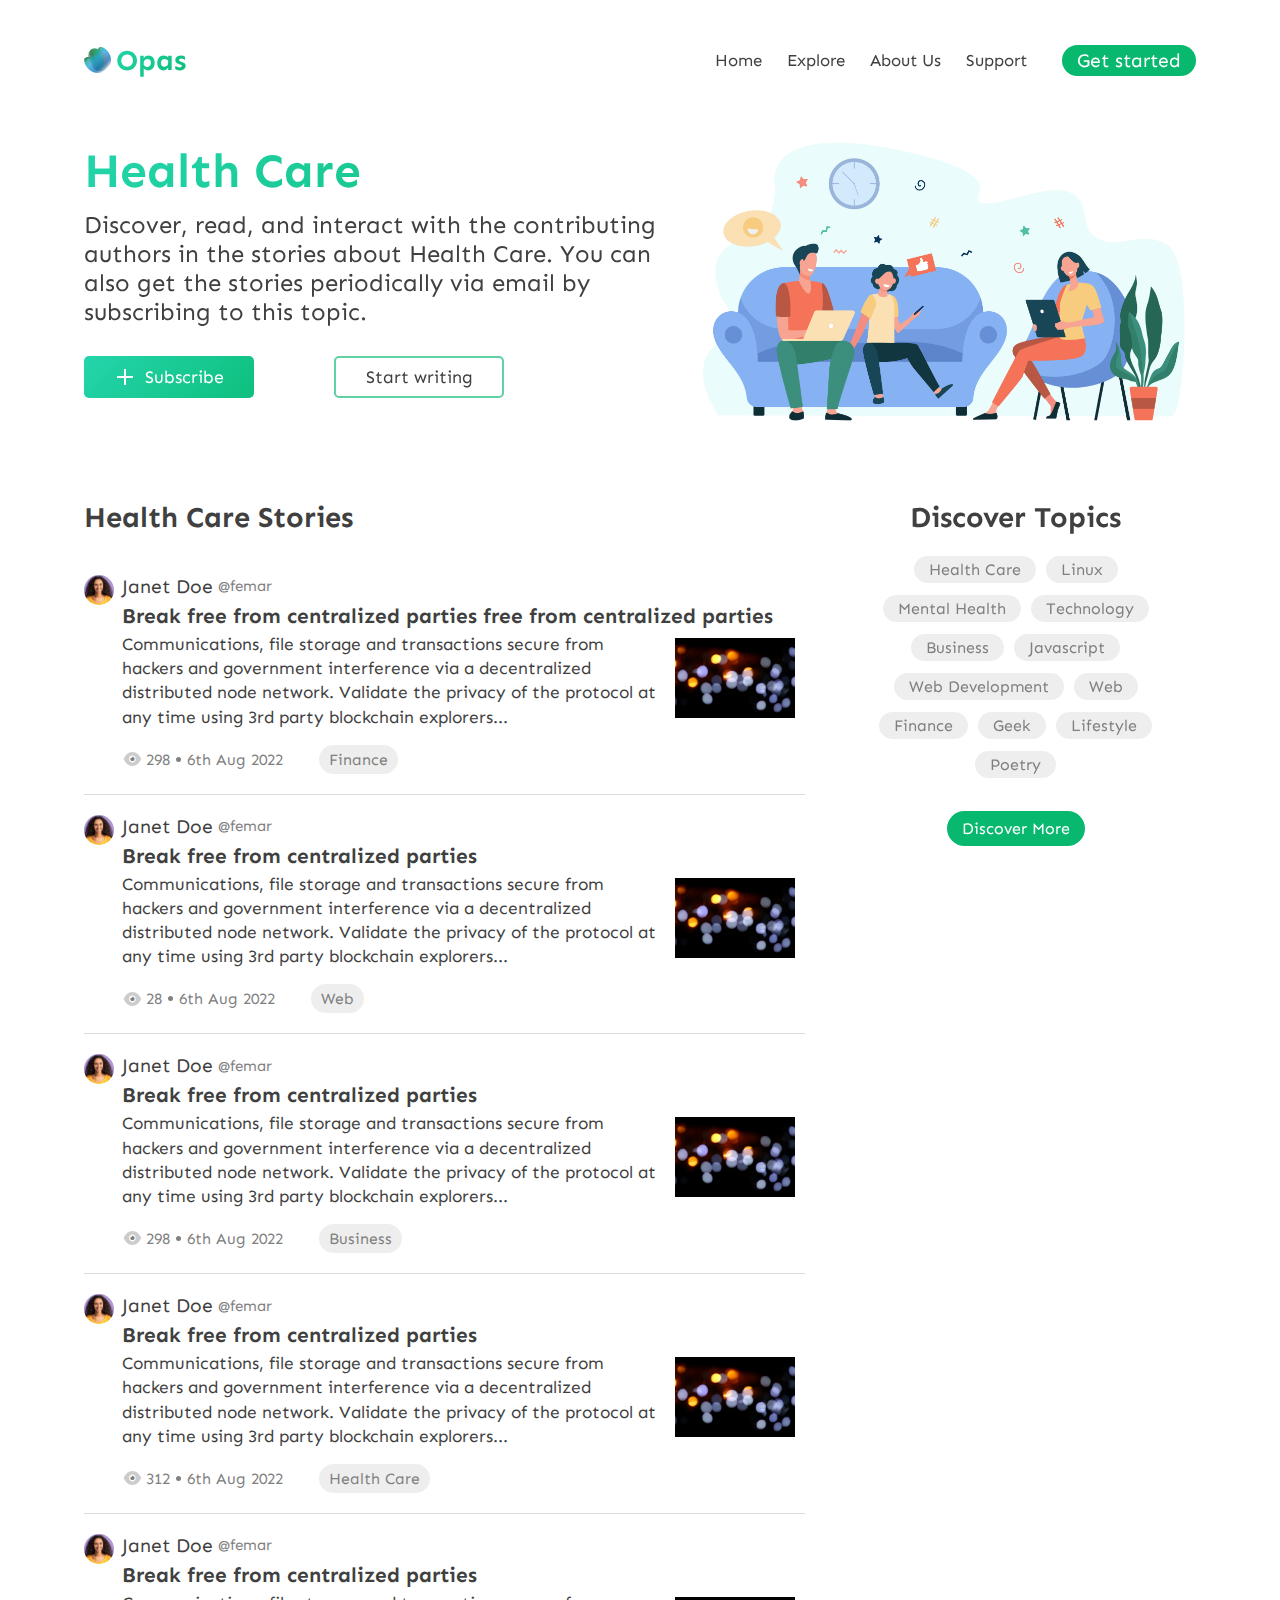
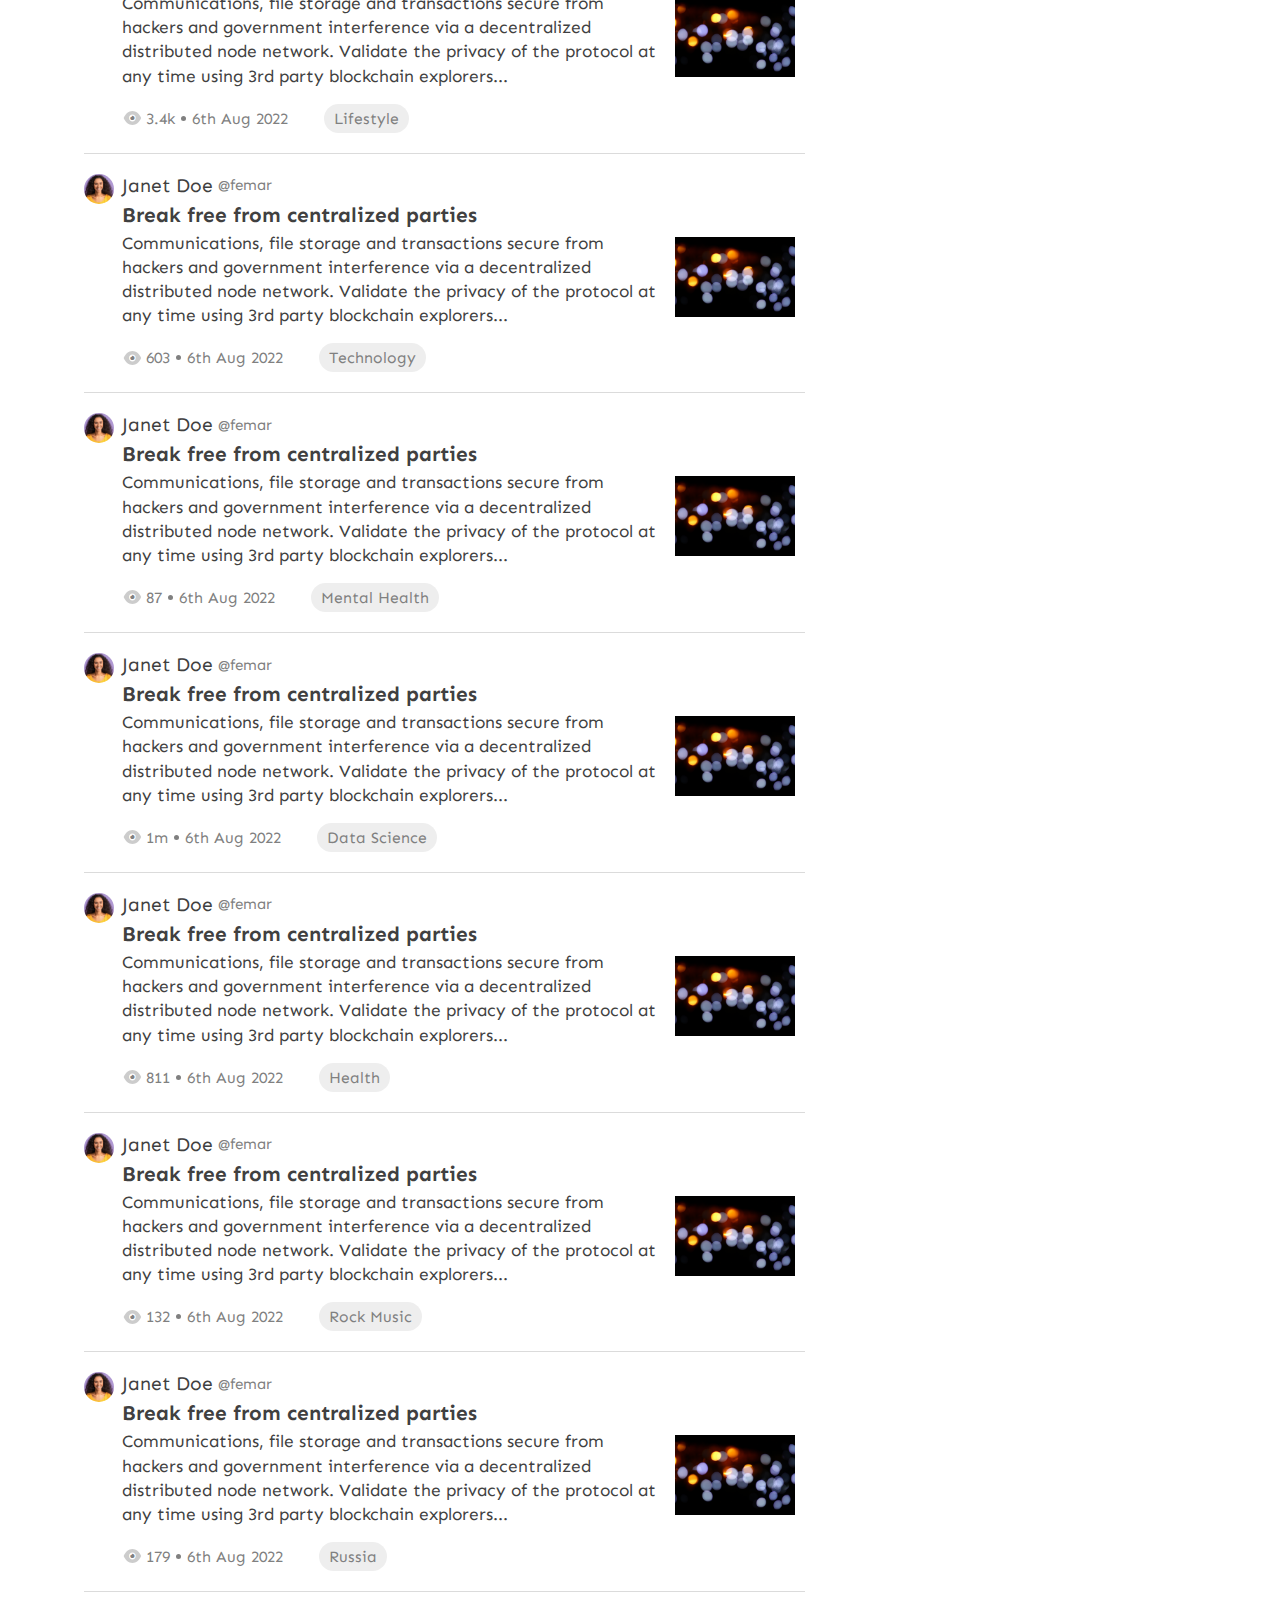
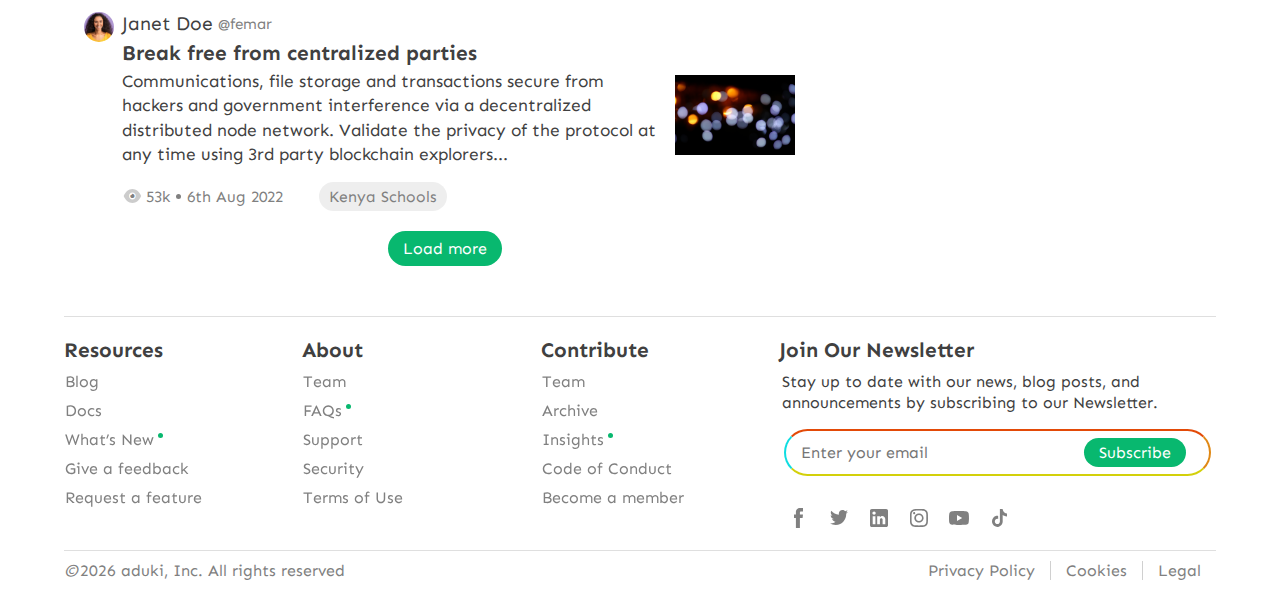
<file: topic.html>
<!DOCTYPE html>
<html lang="en">

<head>
    <meta charset="UTF-8">
    <meta http-equiv="X-UA-Compatible" content="IE=edge">
    <meta name="viewport" content="width=device-width, initial-scale=1.0">
    <title>Document</title>

    <link rel="stylesheet" href="all.css">
    <link rel="stylesheet" href="res.css">
    <link rel="stylesheet" href="icon/style.css">
    <link rel="preconnect" href="https://fonts.googleapis.com">
    <link rel="preconnect" href="https://fonts.gstatic.com" crossorigin>
    <link href="https://fonts.googleapis.com/css2?family=Sen:wght@400;700;800&display=swap" rel="stylesheet">

    <link href="https://fonts.cdnfonts.com/css/product-sans" rel="stylesheet">
</head>

<body>
    <header class="top">
        <div class="logo-container">
            <div class="logo-wrapper">
                <img src="img/favi.png" alt="" srcset="">
            </div>
            <div class="logo-name">Opas</div>
        </div>
        <div class="left">
            <ul class="header-links">
                <li class="item"><a href="" class="item-link">Home</a></li>
                <li class="item"><a href="" class="item-link current">Explore</a></li>
                <li class="item"><a href="" class="item-link">About Us</a></li>
                <li class="item"><a href="" class="item-link">Support</a></li>
            </ul>
            <a href="" class="getting-started">
                <span class="iconly-Logout icli"></span>
                <span class="text">Get started</span>
            </a>
        </div>
    </header>
    <div class="welcome-wrapper">
        <div class="text-content">
            <h2 class="tag">
                Health Care
            </h2>
            <div class="sub-text">
                Discover, read, and interact with the contributing authors in  the stories about Health Care.
                You can also get the stories periodically via email by subscribing to this topic.
            </div>
            <div class="start-using">
                <a href="" id="service-oops" class="start-link">
                    <span class="plus">
                        <i class="top"></i>
                        <i class="hor"></i>
                    </span>
                   <span class="text">Subscribe</span>
                </a>
                <a href="" id="service-oops" class="start-link">Start writing</a>
            </div>
        </div>
        <div class="image">
            <img src="new/illustration/8486.jpg" alt="" srcset="">
        </div>
    </div>
    <main class="main">
        <div class="side-content">
            <div class="section-title">
                <div class="name">Discover Topics</div>
                <!-- <span class="iconly-Arrow-Right-2 icli"></span> -->
            </div>
            <ul class="topic-list">
                <li class="item">
                    <a href="" class="item-link">Health Care</a>
                </li>
                <li class="item">
                    <a href="" class="item-link">Linux</a>
                </li>
                <li class="item">
                    <a href="" class="item-link">Mental Health</a>
                </li>
                <li class="item">
                    <a href="" class="item-link">Technology</a>
                </li>
                <li class="item">
                    <a href="" class="item-link">Business</a>
                </li>
                <li class="item">
                    <a href="" class="item-link">Javascript</a>
                </li>
                <li class="item">
                    <a href="" class="item-link">Web Development</a>
                </li>
                <li class="item">
                    <a href="" class="item-link">Web</a>
                </li>
                <li class="item">
                    <a href="" class="item-link">Finance</a>
                </li>
                <li class="item">
                    <a href="" class="item-link">Geek</a>
                </li>
                <li class="item">
                    <a href="" class="item-link">Lifestyle</a>
                </li>
                <li class="item">
                    <a href="" class="item-link">Poetry</a>
                </li>
            </ul>
            <div class="more">
                <a href="" class="more">Discover More</a>
            </div>

        </div>
        <div class="stories-infinite">
            <div class="section-title">
                <div class="name">Health Care Stories</div>
                <!-- <span class="iconly-Arrow-Right-2 icli"></span> -->
            </div>
            <div class="story">
                <div class="profile">
                    <img src="img/purri.jpg" alt="Profile" srcset="">
                </div>
                <div class="content">
                    <a href="" class="header">
                        <div class="name">Janet Doe</div>
                        <span class="username">@femar</span>
                    </a>
                    <div class="summery-wrapper">
                        <a href="" class="title">Break free from centralized parties free from centralized parties</a>
                        <div class="summery">
                            <div class="story-cover">
                                <img src="new/two.jpg" alt="Story" srcset="">
                            </div>
                            <div class="text">
                                Communications, file storage and transactions secure from hackers and
                                government interference via a decentralized distributed node network.
                                Validate the privacy of the protocol at any time using 3rd party blockchain explorers...
                            </div>
                        </div>
                    </div>
                    <div class="footer">
                        <div class="views">
                            <span class="iconlyBulk-Show"><span class="path1"></span><span class="path2"></span></span>
                            <div class="no">298</div>
                        </div>
                        <i class="dot"></i>
                        <span class="text">6th Aug 2022</span>
                        <a href="#" class="topic">Finance</a>
                    </div>
                </div>
            </div>
            <div class="story">
                <div class="profile">
                    <img src="img/purri.jpg" alt="Profile" srcset="">
                </div>
                <div class="content">
                    <a href="" class="header">
                        <div class="name">Janet Doe</div>
                        <span class="username">@femar</span>
                    </a>
                    <div class="summery-wrapper">
                        <a href="" class="title">Break free from centralized parties</a>
                        <div class="summery">
                            <div class="story-cover">
                                <img src="new/two.jpg" alt="Story" srcset="">
                            </div>
                            <div class="text">
                                Communications, file storage and transactions secure from hackers and
                                government interference via a decentralized distributed node network.
                                Validate the privacy of the protocol at any time using 3rd party blockchain explorers...
                            </div>
                        </div>
                    </div>
                    <div class="footer">
                        <div class="views">
                            <span class="iconlyBulk-Show"><span class="path1"></span><span class="path2"></span></span>
                            <div class="no">28</div>
                        </div>
                        <i class="dot"></i>
                        <span class="text">6th Aug 2022</span>
                        <a href="#" class="topic">Web</a>
                    </div>
                </div>
            </div>
            <div class="story">
                <div class="profile">
                    <img src="img/purri.jpg" alt="Profile" srcset="">
                </div>
                <div class="content">
                    <a href="" class="header">
                        <div class="name">Janet Doe</div>
                        <span class="username">@femar</span>
                    </a>
                    <div class="summery-wrapper">
                        <a href="" class="title">Break free from centralized parties</a>
                        <div class="summery">
                            <div class="story-cover">
                                <img src="new/two.jpg" alt="Story" srcset="">
                            </div>
                            <div class="text">
                                Communications, file storage and transactions secure from hackers and
                                government interference via a decentralized distributed node network.
                                Validate the privacy of the protocol at any time using 3rd party blockchain explorers...
                            </div>
                        </div>
                    </div>
                    <div class="footer">
                        <div class="views">
                            <span class="iconlyBulk-Show"><span class="path1"></span><span class="path2"></span></span>
                            <div class="no">298</div>
                        </div>
                        <i class="dot"></i>
                        <span class="text">6th Aug 2022</span>
                        <a href="#" class="topic">Business</a>
                    </div>
                </div>
            </div>
            <div class="story">
                <div class="profile">
                    <img src="img/purri.jpg" alt="Profile" srcset="">
                </div>
                <div class="content">
                    <a href="" class="header">
                        <div class="name">Janet Doe</div>
                        <span class="username">@femar</span>
                    </a>
                    <div class="summery-wrapper">
                        <a href="" class="title">Break free from centralized parties</a>
                        <div class="summery">
                            <div class="story-cover">
                                <img src="new/two.jpg" alt="Story" srcset="">
                            </div>
                            <div class="text">
                                Communications, file storage and transactions secure from hackers and
                                government interference via a decentralized distributed node network.
                                Validate the privacy of the protocol at any time using 3rd party blockchain explorers...
                            </div>
                        </div>
                    </div>
                    <div class="footer">
                        <div class="views">
                            <span class="iconlyBulk-Show"><span class="path1"></span><span class="path2"></span></span>
                            <div class="no">312</div>
                        </div>
                        <i class="dot"></i>
                        <span class="text">6th Aug 2022</span>
                        <a href="#" class="topic">Health Care</a>
                    </div>
                </div>
            </div>
            <div class="story">
                <div class="profile">
                    <img src="img/purri.jpg" alt="Profile" srcset="">
                </div>
                <div class="content">
                    <a href="" class="header">
                        <div class="name">Janet Doe</div>
                        <span class="username">@femar</span>
                    </a>
                    <div class="summery-wrapper">
                        <a href="" class="title">Break free from centralized parties</a>
                        <div class="summery">
                            <div class="story-cover">
                                <img src="new/two.jpg" alt="Story" srcset="">
                            </div>
                            <div class="text">
                                Communications, file storage and transactions secure from hackers and
                                government interference via a decentralized distributed node network.
                                Validate the privacy of the protocol at any time using 3rd party blockchain explorers...
                            </div>
                        </div>
                    </div>
                    <div class="footer">
                        <div class="views">
                            <span class="iconlyBulk-Show"><span class="path1"></span><span class="path2"></span></span>
                            <div class="no">3.4k</div>
                        </div>
                        <i class="dot"></i>
                        <span class="text">6th Aug 2022</span>
                        <a href="#" class="topic">Lifestyle</a>
                    </div>
                </div>
            </div>
            <div class="story">
                <div class="profile">
                    <img src="img/purri.jpg" alt="Profile" srcset="">
                </div>
                <div class="content">
                    <a href="" class="header">
                        <div class="name">Janet Doe</div>
                        <span class="username">@femar</span>
                    </a>
                    <div class="summery-wrapper">
                        <a href="" class="title">Break free from centralized parties</a>
                        <div class="summery">
                            <div class="story-cover">
                                <img src="new/two.jpg" alt="Story" srcset="">
                            </div>
                            <div class="text">
                                Communications, file storage and transactions secure from hackers and
                                government interference via a decentralized distributed node network.
                                Validate the privacy of the protocol at any time using 3rd party blockchain explorers...
                            </div>
                        </div>
                    </div>
                    <div class="footer">
                        <div class="views">
                            <span class="iconlyBulk-Show"><span class="path1"></span><span class="path2"></span></span>
                            <div class="no">603</div>
                        </div>
                        <i class="dot"></i>
                        <span class="text">6th Aug 2022</span>
                        <a href="#" class="topic">Technology</a>
                    </div>
                </div>
            </div>
            <div class="story">
                <div class="profile">
                    <img src="img/purri.jpg" alt="Profile" srcset="">
                </div>
                <div class="content">
                    <a href="" class="header">
                        <div class="name">Janet Doe</div>
                        <span class="username">@femar</span>
                    </a>
                    <div class="summery-wrapper">
                        <a href="" class="title">Break free from centralized parties</a>
                        <div class="summery">
                            <div class="story-cover">
                                <img src="new/two.jpg" alt="Story" srcset="">
                            </div>
                            <div class="text">
                                Communications, file storage and transactions secure from hackers and
                                government interference via a decentralized distributed node network.
                                Validate the privacy of the protocol at any time using 3rd party blockchain explorers...
                            </div>
                        </div>
                    </div>
                    <div class="footer">
                        <div class="views">
                            <span class="iconlyBulk-Show"><span class="path1"></span><span class="path2"></span></span>
                            <div class="no">87</div>
                        </div>
                        <i class="dot"></i>
                        <span class="text">6th Aug 2022</span>
                        <a href="#" class="topic">Mental Health</a>
                    </div>
                </div>
            </div>
            <div class="story">
                <div class="profile">
                    <img src="img/purri.jpg" alt="Profile" srcset="">
                </div>
                <div class="content">
                    <a href="" class="header">
                        <div class="name">Janet Doe</div>
                        <span class="username">@femar</span>
                    </a>
                    <div class="summery-wrapper">
                        <a href="" class="title">Break free from centralized parties</a>
                        <div class="summery">
                            <div class="story-cover">
                                <img src="new/two.jpg" alt="Story" srcset="">
                            </div>
                            <div class="text">
                                Communications, file storage and transactions secure from hackers and
                                government interference via a decentralized distributed node network.
                                Validate the privacy of the protocol at any time using 3rd party blockchain explorers...
                            </div>
                        </div>
                    </div>
                    <div class="footer">
                        <div class="views">
                            <span class="iconlyBulk-Show"><span class="path1"></span><span class="path2"></span></span>
                            <div class="no">1m</div>
                        </div>
                        <i class="dot"></i>
                        <span class="text">6th Aug 2022</span>
                        <a href="#" class="topic">Data Science</a>
                    </div>
                </div>
            </div>
            <div class="story">
                <div class="profile">
                    <img src="img/purri.jpg" alt="Profile" srcset="">
                </div>
                <div class="content">
                    <a href="" class="header">
                        <div class="name">Janet Doe</div>
                        <span class="username">@femar</span>
                    </a>
                    <div class="summery-wrapper">
                        <a href="" class="title">Break free from centralized parties</a>
                        <div class="summery">
                            <div class="story-cover">
                                <img src="new/two.jpg" alt="Story" srcset="">
                            </div>
                            <div class="text">
                                Communications, file storage and transactions secure from hackers and
                                government interference via a decentralized distributed node network.
                                Validate the privacy of the protocol at any time using 3rd party blockchain explorers...
                            </div>
                        </div>
                    </div>
                    <div class="footer">
                        <div class="views">
                            <span class="iconlyBulk-Show"><span class="path1"></span><span class="path2"></span></span>
                            <div class="no">811</div>
                        </div>
                        <i class="dot"></i>
                        <span class="text">6th Aug 2022</span>
                        <a href="#" class="topic">Health</a>
                    </div>
                </div>
            </div>
            <div class="story">
                <div class="profile">
                    <img src="img/purri.jpg" alt="Profile" srcset="">
                </div>
                <div class="content">
                    <a href="" class="header">
                        <div class="name">Janet Doe</div>
                        <span class="username">@femar</span>
                    </a>
                    <div class="summery-wrapper">
                        <a href="" class="title">Break free from centralized parties</a>
                        <div class="summery">
                            <div class="story-cover">
                                <img src="new/two.jpg" alt="Story" srcset="">
                            </div>
                            <div class="text">
                                Communications, file storage and transactions secure from hackers and
                                government interference via a decentralized distributed node network.
                                Validate the privacy of the protocol at any time using 3rd party blockchain explorers...
                            </div>
                        </div>
                    </div>
                    <div class="footer">
                        <div class="views">
                            <span class="iconlyBulk-Show"><span class="path1"></span><span class="path2"></span></span>
                            <div class="no">132</div>
                        </div>
                        <i class="dot"></i>
                        <span class="text">6th Aug 2022</span>
                        <a href="#" class="topic">Rock Music</a>
                    </div>
                </div>
            </div>
            <div class="story">
                <div class="profile">
                    <img src="img/purri.jpg" alt="Profile" srcset="">
                </div>
                <div class="content">
                    <a href="" class="header">
                        <div class="name">Janet Doe</div>
                        <span class="username">@femar</span>
                    </a>
                    <div class="summery-wrapper">
                        <a href="" class="title">Break free from centralized parties</a>
                        <div class="summery">
                            <div class="story-cover">
                                <img src="new/two.jpg" alt="Story" srcset="">
                            </div>
                            <div class="text">
                                Communications, file storage and transactions secure from hackers and
                                government interference via a decentralized distributed node network.
                                Validate the privacy of the protocol at any time using 3rd party blockchain explorers...
                            </div>
                        </div>
                    </div>
                    <div class="footer">
                        <div class="views">
                            <span class="iconlyBulk-Show"><span class="path1"></span><span class="path2"></span></span>
                            <div class="no">179</div>
                        </div>
                        <i class="dot"></i>
                        <span class="text">6th Aug 2022</span>
                        <a href="#" class="topic">Russia</a>
                    </div>
                </div>
            </div>
            <div class="story">
                <div class="profile">
                    <img src="img/purri.jpg" alt="Profile" srcset="">
                </div>
                <div class="content">
                    <a href="" class="header">
                        <div class="name">Janet Doe</div>
                        <span class="username">@femar</span>
                    </a>
                    <div class="summery-wrapper">
                        <a href="" class="title">Break free from centralized parties</a>
                        <div class="summery">
                            <div class="story-cover">
                                <img src="new/two.jpg" alt="Story" srcset="">
                            </div>
                            <div class="text">
                                Communications, file storage and transactions secure from hackers and
                                government interference via a decentralized distributed node network.
                                Validate the privacy of the protocol at any time using 3rd party blockchain explorers...
                            </div>
                        </div>
                    </div>
                    <div class="footer">
                        <div class="views">
                            <span class="iconlyBulk-Show"><span class="path1"></span><span class="path2"></span></span>
                            <div class="no">53k</div>
                        </div>
                        <i class="dot"></i>
                        <span class="text">6th Aug 2022</span>
                        <a href="#" class="topic">Kenya Schools</a>
                    </div>
                </div>
            </div>
            <a href="" class="load-more">Load more</a>
        </div>
    </main>
    <footer class="footer">
        <section class="item-one">
            <div class="title">Resources</div>
            <ul class="footer-list">
                <li class="item">
                    <a href="" class="item-link">Blog</a>
                </li>
                <li class="item">
                    <a href="" class="item-link">Docs</a>
                </li>
                <li class="item">
                    <a href="" class="item-link">What’s New</a>
                    <span class="dot"></span>
                </li>
                <li class="item">
                    <a href="" class="item-link">Give a feedback </a>
                </li>
                <li class="item">
                    <a href="" class="item-link">Request a feature</a>
                </li>
            </ul>
        </section>
        <section class="item-two">
            <div class="title">About</div>
            <ul class="footer-list">
                <li class="item">
                    <a href="" class="item-link">Team</a>
                </li>
                <li class="item">
                    <a href="" class="item-link">FAQs</a>
                    <span class="dot"></span>
                </li>
                <li class="item">
                    <a href="" class="item-link">Support</a>
                </li>
                <li class="item">
                    <a href="" class="item-link">Security</a>
                </li>
                <li class="item">
                    <a href="" class="item-link">Terms of Use</a>
                </li>
            </ul>
        </section>
        <section class="item-three">
            <div class="title">Contribute</div>
            <ul class="footer-list">
                <li class="item">
                    <a href="" class="item-link">Team</a>
                </li>
                <li class="item">
                    <a href="" class="item-link">Archive</a>
                </li>
                <li class="item">
                    <a href="" class="item-link">Insights</a>
                    <span class="dot"></span>
                </li>
                <li class="item">
                    <a href="" class="item-link">Code of Conduct</a>
                </li>
                <li class="item">
                    <a href="" class="item-link">Become a member</a>
                </li>
            </ul>
        </section>
        <section class="newsletter">
            <div class="title">Join Our Newsletter</div>
            <div class="text">
                Stay up to date with our news, blog posts, and announcements by subscribing to our Newsletter.
            </div>
            <form action="" method="post">
                <input type="email" name="email" id="" placeholder="Enter your email">
                <input id="service-oops" type="submit" value="Subscribe">
            </form>
            <div class="footer-social-box">
                <a title="Facebook" rel="noopener" aria-label="Femarin Facebook" href="#" target="_blank"
                    class="footer-social-url in-footer-light w-inline-block">
                    <div class="svg w-embed">
                        <svg xmlns="http://www.w3.org/2000/svg" width="24" height="24" viewBox="0 0 24 24" fill="none">
                            <path
                                d="M15.6 12H12.9C12.9 16.5 12.9 22 12.9 22H8.9C8.9 22 8.9 16.5 8.9 12H7V8.5H8.9V6.2C8.9 4.6 9.7 2 13 2L16 2V5.4C16 5.4 14.1 5.4 13.8 5.4 13.4 5.4 12.9 5.6 12.9 6.4V8.5H16L15.6 12Z"
                                fill="currentColor" />
                        </svg>
                    </div>
                    <div class="fs-url-tooltip">
                        <div class="fs-tooltip-dark">
                            <div>Facebook</div>
                        </div>
                    </div>
                </a>
                <a title="Twitter" rel="noopener" aria-label="Femarin Twitter" href="#" target="_blank"
                    class="footer-social-url in-footer-light w-inline-block">
                    <div class="svg w-embed">
                        <svg xmlns="http://www.w3.org/2000/svg" width="24" height="24" viewBox="0 0 24 24" fill="none">
                            <path
                                d="M19.2 7.7L19.2 8.2C19.2 13.2 15.5 19 8.7 19 6.6 19 4.6 18.4 3 17.3 3.3 17.3 3.6 17.4 3.9 17.4 5.6 17.4 7.2 16.7 8.5 15.7 6.9 15.7 5.5 14.6 5 13.1 5.2 13.1 5.5 13.2 5.7 13.2 6.1 13.2 6.4 13.1 6.7 13 5 12.7 3.7 11.2 3.7 9.3V9.3C4.2 9.6 4.8 9.7 5.4 9.7 4.4 9.1 3.8 7.9 3.8 6.6 3.8 5.9 3.9 5.3 4.3 4.7 6.1 7 8.8 8.5 11.9 8.7 11.8 8.4 11.8 8.1 11.8 7.8 11.8 5.7 13.4 4 15.5 4 16.5 4 17.5 4.5 18.2 5.2 19 5 19.8 4.7 20.5 4.3 20.2 5.2 19.6 5.9 18.9 6.4 19.6 6.3 20.3 6.1 21 5.8 20.5 6.5 19.9 7.2 19.2 7.7Z"
                                fill="currentColor" />
                        </svg>
                    </div>
                    <div class="fs-url-tooltip">
                        <div class="fs-tooltip-dark">
                            <div>Twitter</div>
                        </div>
                    </div>
                </a>
                <a title="Linkedin" rel="noopener" aria-label="Femarin Linkedin" href="#" target="_blank"
                    class="footer-social-url in-footer-light w-inline-block">
                    <div class="svg w-embed">
                        <svg xmlns="http://www.w3.org/2000/svg" width="24" height="24" viewBox="0 0 24 24" fill="none">
                            <path
                                d="M19.2 3H4.8C3.8 3 3 3.8 3 4.8V19.2C3 20.2 3.8 21 4.8 21H19.2C20.2 21 21 20.2 21 19.2V4.8C21 3.8 20.2 3 19.2 3ZM8.4 18.3H5.7V10.2H8.4V18.3ZM7.1 8.7C6.2 8.7 5.4 8 5.4 7.1 5.4 6.2 6.2 5.4 7.1 5.4 8 5.4 8.7 6.2 8.7 7.1 8.7 8 8 8.7 7.1 8.7ZM18.3 18.3H15.6V13.5C15.6 12.8 15 12.2 14.3 12.2 13.5 12.2 12.9 12.8 12.9 13.5V18.3H10.2V10.2H12.9V11.3C13.4 10.6 14.3 10 15.2 10 16.9 10 18.3 11.5 18.3 13.2V18.3Z"
                                fill="currentColor" />
                        </svg>
                    </div>
                    <div class="fs-url-tooltip">
                        <div class="fs-tooltip-dark">
                            <div>Linkedin</div>
                        </div>
                    </div>
                </a>
                <a title="Instagram" rel="noopener" aria-label="Femarin Instagram" href="#" target="_blank"
                    class="footer-social-url in-footer-light w-inline-block">
                    <div class="svg w-embed">
                        <svg xmlns="http://www.w3.org/2000/svg" width="24" height="24" viewBox="0 0 24 24" fill="none">
                            <style>
                                .a {
                                    fill: currentColor;
                                }
                            </style>
                            <path
                                d="M3 8.3C3.1 7.3 3.2 6.7 3.4 6.1 3.7 5.5 4 5 4.5 4.5 4.9 4.1 5.5 3.7 6.1 3.5 6.6 3.3 7.3 3.1 8.3 3.1 9.2 3 9.5 3 12 3 14.4 3 14.7 3 15.7 3.1 16.6 3.1 17.3 3.2 17.9 3.5 18.5 3.7 19 4.1 19.5 4.5 19.9 5 20.3 5.5 20.5 6.1 20.7 6.7 20.9 7.3 20.9 8.3 21 9.3 21 9.6 21 12 21 14.4 21 14.8 20.9 15.7 20.9 16.7 20.7 17.3 20.5 17.9 20.3 18.5 19.9 19 19.5 19.5 19 19.9 18.5 20.3 17.9 20.5 17.3 20.8 16.6 20.9 15.7 20.9 14.7 21 14.4 21 12 21 9.5 21 9.2 21 8.3 20.9 7.3 20.9 6.6 20.8 6.1 20.5 4.9 20.1 3.9 19.1 3.4 17.9 3.2 17.3 3.1 16.7 3 15.7 3 14.8 3 14.4 3 12 3 9.6 3 9.3 3 8.3ZM4.6 15.6C4.7 16.5 4.8 17 4.9 17.3 5.3 18.1 5.9 18.7 6.7 19 7 19.1 7.5 19.3 8.3 19.3 9.3 19.4 9.6 19.4 12 19.4 14.4 19.4 14.7 19.4 15.6 19.3 16.5 19.3 17 19.1 17.3 19 17.7 18.9 18 18.6 18.3 18.3 18.6 18.1 18.8 17.7 19 17.3 19.1 17 19.2 16.5 19.3 15.6 19.3 14.7 19.3 14.4 19.3 12 19.3 9.6 19.3 9.3 19.3 8.4 19.2 7.5 19.1 7 19 6.7 18.8 6.3 18.6 6 18.3 5.7 18 5.4 17.7 5.1 17.3 5 16.9 4.9 16.5 4.7 15.6 4.7 14.6 4.6 14.4 4.6 12 4.6 9.6 4.6 9.3 4.6 8.3 4.7 7.4 4.7 7 4.9 6.7 5 6.3 5.1 5.9 5.4 5.6 5.7 5.3 6 5.1 6.3 4.9 6.7 4.8 7 4.7 7.5 4.6 8.4 4.6 9.3 4.6 9.6 4.6 12 4.6 14.4 4.6 14.7 4.6 15.6Z"
                                class="a" />
                            <path
                                d="M12 7.4C14.5 7.4 16.6 9.4 16.6 12 16.6 14.6 14.5 16.6 12 16.6 9.4 16.6 7.3 14.6 7.3 12 7.3 9.4 9.4 7.4 12 7.4ZM12 15C13.6 15 15 13.7 15 12 15 10.3 13.6 9 12 9 10.3 9 9 10.3 9 12 9 13.7 10.3 15 12 15V15Z"
                                class="a" />
                            <path
                                d="M6.1 7.2C6.1 7.8 6.6 8.3 7.2 8.3 7.8 8.3 8.2 7.8 8.2 7.2 8.2 6.6 7.8 6.1 7.2 6.1 6.6 6.1 6.1 6.6 6.1 7.2V7.2Z"
                                class="a" />
                        </svg>
                    </div>
                    <div class="fs-url-tooltip">
                        <div class="fs-tooltip-dark">
                            <div>Instagram</div>
                        </div>
                    </div>
                </a>
                <a title="Youtube" rel="noopener" aria-label="Femarin YouTube" href="#" target="_blank"
                    class="footer-social-url in-footer-light w-inline-block">
                    <div class="svg w-embed">
                        <svg xmlns="http://www.w3.org/2000/svg" width="24" height="24" viewBox="0 0 24 24" fill="none">
                            <path
                                d="M21.6 7.2C21.4 6.3 20.7 5.7 19.8 5.4 18.3 5 12 5 12 5 12 5 5.7 5 4.2 5.4 3.3 5.6 2.6 6.3 2.4 7.2 2 8.8 2 12 2 12 2 12 2 15.3 2.4 16.8 2.6 17.7 3.3 18.3 4.2 18.6 5.8 19 12 19 12 19 12 19 18.3 19 19.8 18.6 20.7 18.4 21.4 17.7 21.6 16.8 22 15.3 22 12 22 12 22 12 22 8.8 21.6 7.2V7.2ZM10 15V9L15.2 12 10 15Z"
                                fill="currentColor" />
                        </svg>
                    </div>
                    <div class="fs-url-tooltip">
                        <div class="fs-tooltip-dark">
                            <div>Youtube</div>
                        </div>
                    </div>
                </a>
                <a title="TikTok" rel="noopener" aria-label="Femarin TikTok" href="#" target="_blank"
                    class="footer-social-url in-footer-light w-inline-block">
                    <div class="svg w-embed">
                        <svg width="24" height="24" viewBox="0 0 24 24" fill="none" xmlns="http://www.w3.org/2000/svg">
                            <path
                                d="M19.9919 7.50695C19.0161 7.50695 18.1157 7.16612 17.3926 6.59113C16.5634 5.93198 15.9676 4.9651 15.7572 3.85069C15.7051 3.57534 15.677 3.29119 15.6743 3H12.8867V11.0308L12.8833 15.4297C12.8833 16.6057 12.1569 17.6029 11.15 17.9536C10.8578 18.0553 10.5422 18.1036 10.2136 18.0846C9.79409 18.0603 9.401 17.9268 9.05935 17.7113C8.33229 17.2529 7.83935 16.4212 7.82599 15.4698C7.80495 13.9829 8.94513 12.7706 10.3545 12.7706C10.6327 12.7706 10.8999 12.8185 11.15 12.9054V10.7104V9.92134C10.8862 9.88015 10.6177 9.85867 10.3461 9.85867C8.80353 9.85867 7.36076 10.5347 6.32946 11.7526C5.54996 12.6731 5.0824 13.8473 5.01026 15.0786C4.91575 16.6962 5.47716 18.2339 6.56591 19.3683C6.72588 19.5349 6.89387 19.6895 7.06954 19.8321C8.00299 20.5894 9.14418 21 10.3461 21C10.6177 21 10.8862 20.9789 11.15 20.9377C12.2728 20.7623 13.3088 20.2204 14.1264 19.3683C15.131 18.3215 15.686 16.9318 15.692 15.4526L15.6777 8.88369C16.1569 9.27347 16.6809 9.596 17.2433 9.84635C18.118 10.2354 19.0455 10.4326 20 10.4322V8.29814V7.50625C20.0006 7.50695 19.9926 7.50695 19.9919 7.50695V7.50695Z"
                                fill="currentColor" />
                        </svg>
                    </div>
                    <div class="fs-url-tooltip">
                        <div class="fs-tooltip-dark">
                            <div>TikTok</div>
                        </div>
                    </div>
                </a>
            </div>
        </section>
        <div class="copy">
            <div class="copyright">
                <!-- <div class="company">Opas</div> -->
                <i class="copy">&copy</i>
                <a href="#" id="copyright">2022</a>
            </div>
            <div class="legal">
                <a href="#" class="legal-link">Privacy Policy</a>
                <a href="#" class="legal-link">Cookies</a>
                <a href="#" class="legal-link">Legal</a>
            </div>
        </div>
    </footer>
    <div id="service-oops-modal" class="oops-display-modal">
        <div id="cancel" class="cancel">
            <span class="right"></span>
            <span class="left"></span>
        </div>
        <div class="modal-content">
            <span class="iconlyBulk-Danger"><span class="path1"></span><span class="path2"></span></span>
            <h2 class="text">Oops! that service is not set up yet.</h2>
            <i class="other-text">This is only a demo version,  we'll release it soon</i>
        </div>
    </div>
    <script>
        let socialIcons = document.querySelectorAll("div.w-embed")
        if( socialIcons !=null ){
            socialIcons.forEach(socialIcon=>{
                let parent = socialIcon.parentElement
                let toolTip = parent.querySelector(".fs-url-tooltip")
                socialIcon.addEventListener("mouseenter",(e)=>{
                    e.preventDefault()
                    toolTip.style.display = "flex"
                })
                socialIcon.addEventListener("mouseleave",(e)=>{
                    e.preventDefault()
                    toolTip.style.display = "none"
                })
            })
        }
        let copy = document.querySelector("a#copyright")
        if( copy !=null ){
            let date = `${new Date().getFullYear()} aduki, Inc. All rights reserved`
            copy.textContent = date
        }
        //Controls
        let leftControl = document.querySelector("main.main>.services>.content>.control>span#left-control"),
            rightControl = document.querySelector("main.main>.services>.content>.control>span#right-control"),
            contentContainer = document.querySelector("main.main>.services>.content>#infos");
        if( leftControl !=null && rightControl !=null && contentContainer !=null ){
            let total = contentContainer.scrollWidth - contentContainer.clientWidth,
                leftS = 310,
                start = contentContainer.clientWidth;
            console.log(total)
            leftControl.addEventListener("click",(e)=>{
                e.preventDefault()
                if(leftS >= total){
                    leftS = total-310
                }
                contentContainer.scrollTo({
                    top: 0,
                    left: leftS,
                    behavior: "smooth"
                })
                if(leftS < 0){
                    leftS = 0
                }
                else{
                    leftS -= 320
                }

            })
            rightControl.addEventListener("click",(e)=>{
                e.preventDefault()
                console.log(total)
                if(leftS < 310){
                    leftS = 310
                }
                contentContainer.scrollTo({
                    top: 0,
                    left: leftS,
                    behavior: "smooth"
                })
                if(leftS > total){
                    leftS = total
                }
                else{
                    leftS += 320
                }

            })
        }

        let serviceOops = document.querySelectorAll("#service-oops"),
        serviceOopsModal = document.querySelector("#service-oops-modal");
        if(serviceOops !=null && serviceOopsModal !=null){
            serviceOops.forEach(element=>{
                element.addEventListener("click",(e)=>{
                    e.preventDefault()
                    serviceOopsModal.style.display = "flex"
                })
            })
            let cancel = serviceOopsModal.querySelector("#cancel");
            cancel.addEventListener("click",(e)=>{
                e.preventDefault()
                serviceOopsModal.style.display = "none"
            })
        }
    </script>
</body>

</html>
</file>
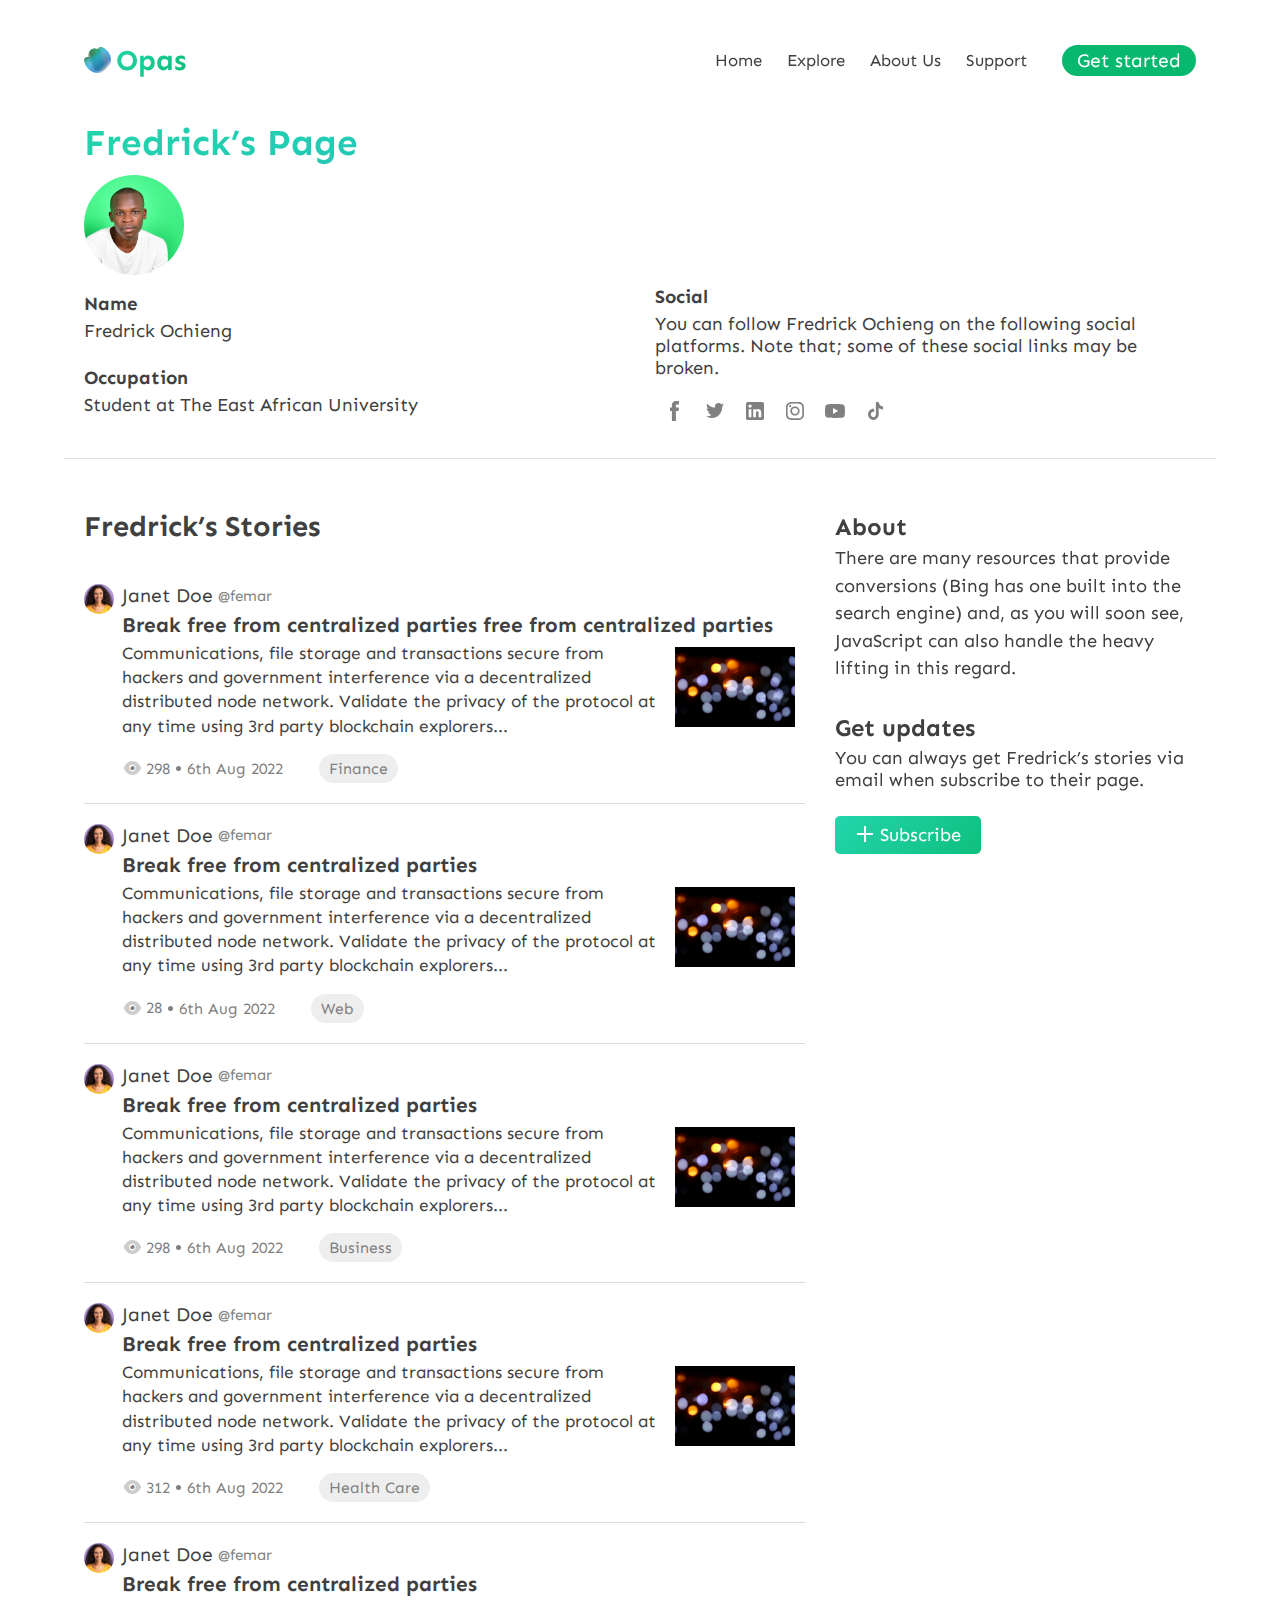
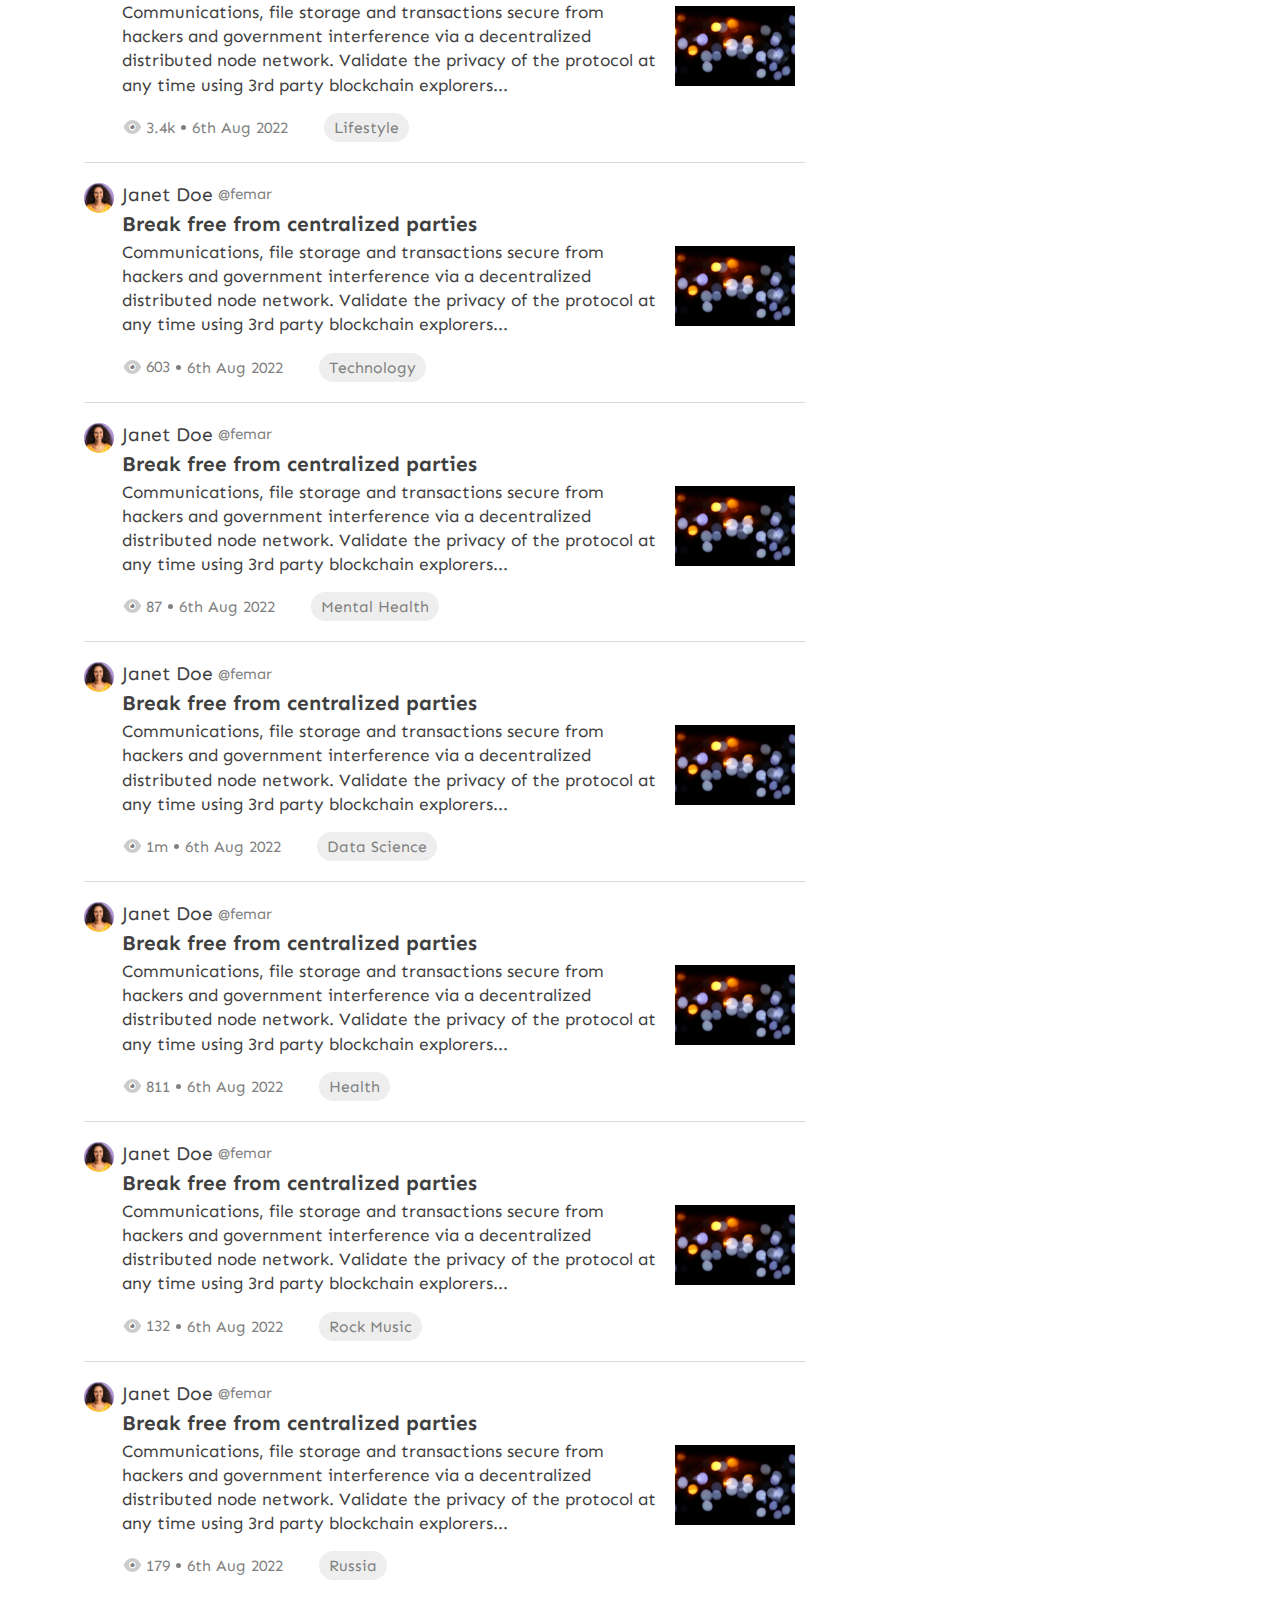
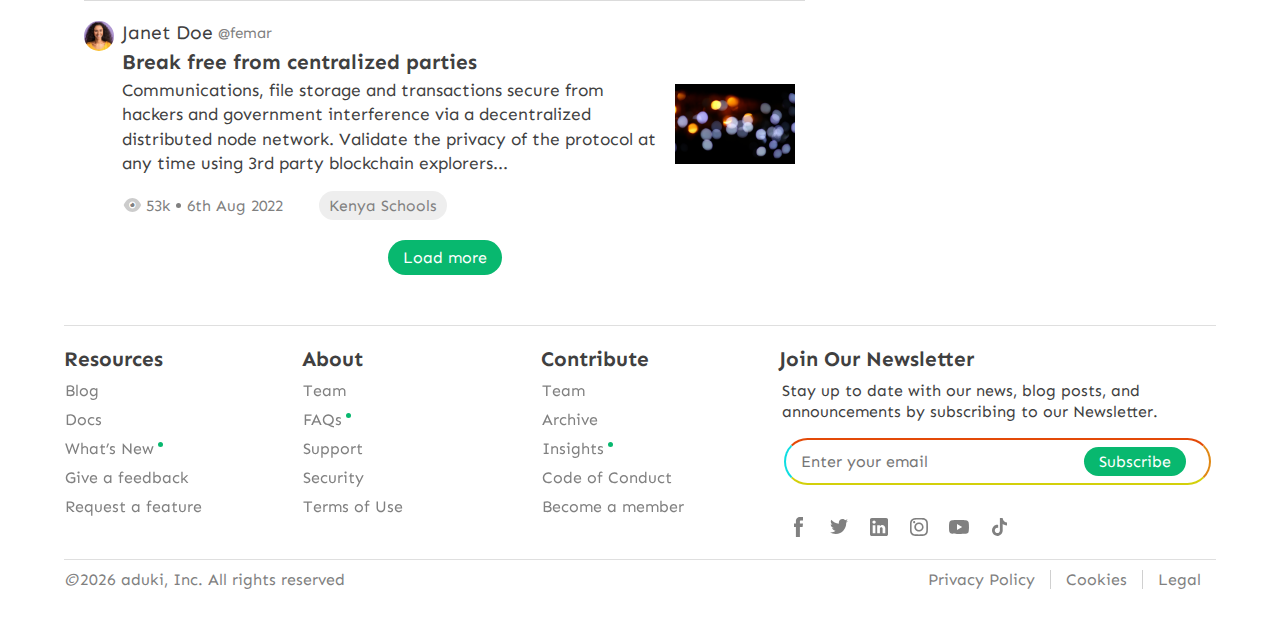
<file: user.html>
<!DOCTYPE html>
<html lang="en">

<head>
    <meta charset="UTF-8">
    <meta http-equiv="X-UA-Compatible" content="IE=edge">
    <meta name="viewport" content="width=device-width, initial-scale=1.0">
    <title>Document</title>

    <link rel="stylesheet" href="all.css">
    <link rel="stylesheet" href="res.css">
    <link rel="stylesheet" href="icon/style.css">
    <link rel="preconnect" href="https://fonts.googleapis.com">
    <link rel="preconnect" href="https://fonts.gstatic.com" crossorigin>
    <link href="https://fonts.googleapis.com/css2?family=Sen:wght@400;700;800&display=swap" rel="stylesheet">

    <link href="https://fonts.cdnfonts.com/css/product-sans" rel="stylesheet">
</head>

<body>
    <header class="top">
        <div class="logo-container">
            <div class="logo-wrapper">
                <img src="img/favi.png" alt="" srcset="">
            </div>
            <div class="logo-name">Opas</div>
        </div>
        <div class="left">
            <ul class="header-links">
                <li class="item"><a href="" class="item-link">Home</a></li>
                <li class="item"><a href="" class="item-link current">Explore</a></li>
                <li class="item"><a href="" class="item-link">About Us</a></li>
                <li class="item"><a href="" class="item-link">Support</a></li>
            </ul>
            <a href="" class="getting-started">
                <span class="iconly-Logout icli"></span>
                <span class="text">Get started</span>
            </a>
        </div>
    </header>
    <div class="author-info-page">
        <h2>Fredrick’s Page</h2>
        <div class="image-wrapper">
            <img src="img/profile.jpg" alt="" srcset="">
        </div>
        <div class="name info">
            <h3>Name</h3>
            <span class="text">Fredrick Ochieng</span>
        </div>
        <div class="occupation info">
            <h3>Occupation</h3>
            <span class="text">Student at The East African University</span>
        </div>
        <div class="social info">
            <h3>Social</h3>
            <span class="text">
                You can follow Fredrick Ochieng on the following social platforms.
                Note that; some of these social links may be broken.
            </span>
            <div class="footer-social-box">
                <a title="Facebook" rel="noopener" aria-label="Femarin Facebook" href="#" target="_blank"
                    class="footer-social-url in-footer-light w-inline-block">
                    <div class="svg w-embed">
                        <svg xmlns="http://www.w3.org/2000/svg" width="24" height="24" viewBox="0 0 24 24" fill="none">
                            <path
                                d="M15.6 12H12.9C12.9 16.5 12.9 22 12.9 22H8.9C8.9 22 8.9 16.5 8.9 12H7V8.5H8.9V6.2C8.9 4.6 9.7 2 13 2L16 2V5.4C16 5.4 14.1 5.4 13.8 5.4 13.4 5.4 12.9 5.6 12.9 6.4V8.5H16L15.6 12Z"
                                fill="currentColor" />
                        </svg>
                    </div>
                    <div class="fs-url-tooltip">
                        <div class="fs-tooltip-dark">
                            <div>Facebook</div>
                        </div>
                    </div>
                </a>
                <a title="Twitter" rel="noopener" aria-label="Femarin Twitter" href="#" target="_blank"
                    class="footer-social-url in-footer-light w-inline-block">
                    <div class="svg w-embed">
                        <svg xmlns="http://www.w3.org/2000/svg" width="24" height="24" viewBox="0 0 24 24" fill="none">
                            <path
                                d="M19.2 7.7L19.2 8.2C19.2 13.2 15.5 19 8.7 19 6.6 19 4.6 18.4 3 17.3 3.3 17.3 3.6 17.4 3.9 17.4 5.6 17.4 7.2 16.7 8.5 15.7 6.9 15.7 5.5 14.6 5 13.1 5.2 13.1 5.5 13.2 5.7 13.2 6.1 13.2 6.4 13.1 6.7 13 5 12.7 3.7 11.2 3.7 9.3V9.3C4.2 9.6 4.8 9.7 5.4 9.7 4.4 9.1 3.8 7.9 3.8 6.6 3.8 5.9 3.9 5.3 4.3 4.7 6.1 7 8.8 8.5 11.9 8.7 11.8 8.4 11.8 8.1 11.8 7.8 11.8 5.7 13.4 4 15.5 4 16.5 4 17.5 4.5 18.2 5.2 19 5 19.8 4.7 20.5 4.3 20.2 5.2 19.6 5.9 18.9 6.4 19.6 6.3 20.3 6.1 21 5.8 20.5 6.5 19.9 7.2 19.2 7.7Z"
                                fill="currentColor" />
                        </svg>
                    </div>
                    <div class="fs-url-tooltip">
                        <div class="fs-tooltip-dark">
                            <div>Twitter</div>
                        </div>
                    </div>
                </a>
                <a title="Linkedin" rel="noopener" aria-label="Femarin Linkedin" href="#" target="_blank"
                    class="footer-social-url in-footer-light w-inline-block">
                    <div class="svg w-embed">
                        <svg xmlns="http://www.w3.org/2000/svg" width="24" height="24" viewBox="0 0 24 24" fill="none">
                            <path
                                d="M19.2 3H4.8C3.8 3 3 3.8 3 4.8V19.2C3 20.2 3.8 21 4.8 21H19.2C20.2 21 21 20.2 21 19.2V4.8C21 3.8 20.2 3 19.2 3ZM8.4 18.3H5.7V10.2H8.4V18.3ZM7.1 8.7C6.2 8.7 5.4 8 5.4 7.1 5.4 6.2 6.2 5.4 7.1 5.4 8 5.4 8.7 6.2 8.7 7.1 8.7 8 8 8.7 7.1 8.7ZM18.3 18.3H15.6V13.5C15.6 12.8 15 12.2 14.3 12.2 13.5 12.2 12.9 12.8 12.9 13.5V18.3H10.2V10.2H12.9V11.3C13.4 10.6 14.3 10 15.2 10 16.9 10 18.3 11.5 18.3 13.2V18.3Z"
                                fill="currentColor" />
                        </svg>
                    </div>
                    <div class="fs-url-tooltip">
                        <div class="fs-tooltip-dark">
                            <div>Linkedin</div>
                        </div>
                    </div>
                </a>
                <a title="Instagram" rel="noopener" aria-label="Femarin Instagram" href="#" target="_blank"
                    class="footer-social-url in-footer-light w-inline-block">
                    <div class="svg w-embed">
                        <svg xmlns="http://www.w3.org/2000/svg" width="24" height="24" viewBox="0 0 24 24" fill="none">
                            <style>
                                .a {
                                    fill: currentColor;
                                }
                            </style>
                            <path
                                d="M3 8.3C3.1 7.3 3.2 6.7 3.4 6.1 3.7 5.5 4 5 4.5 4.5 4.9 4.1 5.5 3.7 6.1 3.5 6.6 3.3 7.3 3.1 8.3 3.1 9.2 3 9.5 3 12 3 14.4 3 14.7 3 15.7 3.1 16.6 3.1 17.3 3.2 17.9 3.5 18.5 3.7 19 4.1 19.5 4.5 19.9 5 20.3 5.5 20.5 6.1 20.7 6.7 20.9 7.3 20.9 8.3 21 9.3 21 9.6 21 12 21 14.4 21 14.8 20.9 15.7 20.9 16.7 20.7 17.3 20.5 17.9 20.3 18.5 19.9 19 19.5 19.5 19 19.9 18.5 20.3 17.9 20.5 17.3 20.8 16.6 20.9 15.7 20.9 14.7 21 14.4 21 12 21 9.5 21 9.2 21 8.3 20.9 7.3 20.9 6.6 20.8 6.1 20.5 4.9 20.1 3.9 19.1 3.4 17.9 3.2 17.3 3.1 16.7 3 15.7 3 14.8 3 14.4 3 12 3 9.6 3 9.3 3 8.3ZM4.6 15.6C4.7 16.5 4.8 17 4.9 17.3 5.3 18.1 5.9 18.7 6.7 19 7 19.1 7.5 19.3 8.3 19.3 9.3 19.4 9.6 19.4 12 19.4 14.4 19.4 14.7 19.4 15.6 19.3 16.5 19.3 17 19.1 17.3 19 17.7 18.9 18 18.6 18.3 18.3 18.6 18.1 18.8 17.7 19 17.3 19.1 17 19.2 16.5 19.3 15.6 19.3 14.7 19.3 14.4 19.3 12 19.3 9.6 19.3 9.3 19.3 8.4 19.2 7.5 19.1 7 19 6.7 18.8 6.3 18.6 6 18.3 5.7 18 5.4 17.7 5.1 17.3 5 16.9 4.9 16.5 4.7 15.6 4.7 14.6 4.6 14.4 4.6 12 4.6 9.6 4.6 9.3 4.6 8.3 4.7 7.4 4.7 7 4.9 6.7 5 6.3 5.1 5.9 5.4 5.6 5.7 5.3 6 5.1 6.3 4.9 6.7 4.8 7 4.7 7.5 4.6 8.4 4.6 9.3 4.6 9.6 4.6 12 4.6 14.4 4.6 14.7 4.6 15.6Z"
                                class="a" />
                            <path
                                d="M12 7.4C14.5 7.4 16.6 9.4 16.6 12 16.6 14.6 14.5 16.6 12 16.6 9.4 16.6 7.3 14.6 7.3 12 7.3 9.4 9.4 7.4 12 7.4ZM12 15C13.6 15 15 13.7 15 12 15 10.3 13.6 9 12 9 10.3 9 9 10.3 9 12 9 13.7 10.3 15 12 15V15Z"
                                class="a" />
                            <path
                                d="M6.1 7.2C6.1 7.8 6.6 8.3 7.2 8.3 7.8 8.3 8.2 7.8 8.2 7.2 8.2 6.6 7.8 6.1 7.2 6.1 6.6 6.1 6.1 6.6 6.1 7.2V7.2Z"
                                class="a" />
                        </svg>
                    </div>
                    <div class="fs-url-tooltip">
                        <div class="fs-tooltip-dark">
                            <div>Instagram</div>
                        </div>
                    </div>
                </a>
                <a title="Youtube" rel="noopener" aria-label="Femarin YouTube" href="#" target="_blank"
                    class="footer-social-url in-footer-light w-inline-block">
                    <div class="svg w-embed">
                        <svg xmlns="http://www.w3.org/2000/svg" width="24" height="24" viewBox="0 0 24 24" fill="none">
                            <path
                                d="M21.6 7.2C21.4 6.3 20.7 5.7 19.8 5.4 18.3 5 12 5 12 5 12 5 5.7 5 4.2 5.4 3.3 5.6 2.6 6.3 2.4 7.2 2 8.8 2 12 2 12 2 12 2 15.3 2.4 16.8 2.6 17.7 3.3 18.3 4.2 18.6 5.8 19 12 19 12 19 12 19 18.3 19 19.8 18.6 20.7 18.4 21.4 17.7 21.6 16.8 22 15.3 22 12 22 12 22 12 22 8.8 21.6 7.2V7.2ZM10 15V9L15.2 12 10 15Z"
                                fill="currentColor" />
                        </svg>
                    </div>
                    <div class="fs-url-tooltip">
                        <div class="fs-tooltip-dark">
                            <div>Youtube</div>
                        </div>
                    </div>
                </a>
                <a title="TikTok" rel="noopener" aria-label="Femarin TikTok" href="#" target="_blank"
                    class="footer-social-url in-footer-light w-inline-block">
                    <div class="svg w-embed">
                        <svg width="24" height="24" viewBox="0 0 24 24" fill="none" xmlns="http://www.w3.org/2000/svg">
                            <path
                                d="M19.9919 7.50695C19.0161 7.50695 18.1157 7.16612 17.3926 6.59113C16.5634 5.93198 15.9676 4.9651 15.7572 3.85069C15.7051 3.57534 15.677 3.29119 15.6743 3H12.8867V11.0308L12.8833 15.4297C12.8833 16.6057 12.1569 17.6029 11.15 17.9536C10.8578 18.0553 10.5422 18.1036 10.2136 18.0846C9.79409 18.0603 9.401 17.9268 9.05935 17.7113C8.33229 17.2529 7.83935 16.4212 7.82599 15.4698C7.80495 13.9829 8.94513 12.7706 10.3545 12.7706C10.6327 12.7706 10.8999 12.8185 11.15 12.9054V10.7104V9.92134C10.8862 9.88015 10.6177 9.85867 10.3461 9.85867C8.80353 9.85867 7.36076 10.5347 6.32946 11.7526C5.54996 12.6731 5.0824 13.8473 5.01026 15.0786C4.91575 16.6962 5.47716 18.2339 6.56591 19.3683C6.72588 19.5349 6.89387 19.6895 7.06954 19.8321C8.00299 20.5894 9.14418 21 10.3461 21C10.6177 21 10.8862 20.9789 11.15 20.9377C12.2728 20.7623 13.3088 20.2204 14.1264 19.3683C15.131 18.3215 15.686 16.9318 15.692 15.4526L15.6777 8.88369C16.1569 9.27347 16.6809 9.596 17.2433 9.84635C18.118 10.2354 19.0455 10.4326 20 10.4322V8.29814V7.50625C20.0006 7.50695 19.9926 7.50695 19.9919 7.50695V7.50695Z"
                                fill="currentColor" />
                        </svg>
                    </div>
                    <div class="fs-url-tooltip">
                        <div class="fs-tooltip-dark">
                            <div>TikTok</div>
                        </div>
                    </div>
                </a>
            </div>
        </div>
    </div>
    <main class="main main-user">
        <div class="side-content side-user">
            <!-- <div class="section-title">
                <div class="name">Discover Topics</div>
                <span class="iconly-Arrow-Right-2 icli"></span>
            </div> -->
            <div class="bio">
                <h3>About</h3>
                There are many resources that provide conversions (Bing has one built into the search engine) and, as you will soon see, JavaScript can also handle the heavy lifting in this regard.
            </div>
            <div class="get-tips">
                <h3>Get updates</h3>
                <p> You can always get Fredrick’s stories via email when subscribe to their page.</p>
                <a href="" id="service-oops" class="start-link">
                    <span class="plus">
                        <i class="top"></i>
                        <i class="hor"></i>
                    </span>
                   <span class="text">Subscribe</span>
                </a>
            </div>
        </div>
        <div class="story-content">
        </div>
        <div class="stories-infinite">
            <div class="section-title">
                <div class="name">Fredrick’s Stories</div>
                <!-- <span class="iconly-Arrow-Right-2 icli"></span> -->
            </div>
            <div class="story">
                <div class="profile">
                    <img src="img/purri.jpg" alt="Profile" srcset="">
                </div>
                <div class="content">
                    <a href="" class="header">
                        <div class="name">Janet Doe</div>
                        <span class="username">@femar</span>
                    </a>
                    <div class="summery-wrapper">
                        <a href="" class="title">Break free from centralized parties free from centralized parties</a>
                        <div class="summery">
                            <div class="story-cover">
                                <img src="new/two.jpg" alt="Story" srcset="">
                            </div>
                            <div class="text">
                                Communications, file storage and transactions secure from hackers and
                                government interference via a decentralized distributed node network.
                                Validate the privacy of the protocol at any time using 3rd party blockchain explorers...
                            </div>
                        </div>
                    </div>
                    <div class="footer">
                        <div class="views">
                            <span class="iconlyBulk-Show"><span class="path1"></span><span class="path2"></span></span>
                            <div class="no">298</div>
                        </div>
                        <i class="dot"></i>
                        <span class="text">6th Aug 2022</span>
                        <a href="#" class="topic">Finance</a>
                    </div>
                </div>
            </div>
            <div class="story">
                <div class="profile">
                    <img src="img/purri.jpg" alt="Profile" srcset="">
                </div>
                <div class="content">
                    <a href="" class="header">
                        <div class="name">Janet Doe</div>
                        <span class="username">@femar</span>
                    </a>
                    <div class="summery-wrapper">
                        <a href="" class="title">Break free from centralized parties</a>
                        <div class="summery">
                            <div class="story-cover">
                                <img src="new/two.jpg" alt="Story" srcset="">
                            </div>
                            <div class="text">
                                Communications, file storage and transactions secure from hackers and
                                government interference via a decentralized distributed node network.
                                Validate the privacy of the protocol at any time using 3rd party blockchain explorers...
                            </div>
                        </div>
                    </div>
                    <div class="footer">
                        <div class="views">
                            <span class="iconlyBulk-Show"><span class="path1"></span><span class="path2"></span></span>
                            <div class="no">28</div>
                        </div>
                        <i class="dot"></i>
                        <span class="text">6th Aug 2022</span>
                        <a href="#" class="topic">Web</a>
                    </div>
                </div>
            </div>
            <div class="story">
                <div class="profile">
                    <img src="img/purri.jpg" alt="Profile" srcset="">
                </div>
                <div class="content">
                    <a href="" class="header">
                        <div class="name">Janet Doe</div>
                        <span class="username">@femar</span>
                    </a>
                    <div class="summery-wrapper">
                        <a href="" class="title">Break free from centralized parties</a>
                        <div class="summery">
                            <div class="story-cover">
                                <img src="new/two.jpg" alt="Story" srcset="">
                            </div>
                            <div class="text">
                                Communications, file storage and transactions secure from hackers and
                                government interference via a decentralized distributed node network.
                                Validate the privacy of the protocol at any time using 3rd party blockchain explorers...
                            </div>
                        </div>
                    </div>
                    <div class="footer">
                        <div class="views">
                            <span class="iconlyBulk-Show"><span class="path1"></span><span class="path2"></span></span>
                            <div class="no">298</div>
                        </div>
                        <i class="dot"></i>
                        <span class="text">6th Aug 2022</span>
                        <a href="#" class="topic">Business</a>
                    </div>
                </div>
            </div>
            <div class="story">
                <div class="profile">
                    <img src="img/purri.jpg" alt="Profile" srcset="">
                </div>
                <div class="content">
                    <a href="" class="header">
                        <div class="name">Janet Doe</div>
                        <span class="username">@femar</span>
                    </a>
                    <div class="summery-wrapper">
                        <a href="" class="title">Break free from centralized parties</a>
                        <div class="summery">
                            <div class="story-cover">
                                <img src="new/two.jpg" alt="Story" srcset="">
                            </div>
                            <div class="text">
                                Communications, file storage and transactions secure from hackers and
                                government interference via a decentralized distributed node network.
                                Validate the privacy of the protocol at any time using 3rd party blockchain explorers...
                            </div>
                        </div>
                    </div>
                    <div class="footer">
                        <div class="views">
                            <span class="iconlyBulk-Show"><span class="path1"></span><span class="path2"></span></span>
                            <div class="no">312</div>
                        </div>
                        <i class="dot"></i>
                        <span class="text">6th Aug 2022</span>
                        <a href="#" class="topic">Health Care</a>
                    </div>
                </div>
            </div>
            <div class="story">
                <div class="profile">
                    <img src="img/purri.jpg" alt="Profile" srcset="">
                </div>
                <div class="content">
                    <a href="" class="header">
                        <div class="name">Janet Doe</div>
                        <span class="username">@femar</span>
                    </a>
                    <div class="summery-wrapper">
                        <a href="" class="title">Break free from centralized parties</a>
                        <div class="summery">
                            <div class="story-cover">
                                <img src="new/two.jpg" alt="Story" srcset="">
                            </div>
                            <div class="text">
                                Communications, file storage and transactions secure from hackers and
                                government interference via a decentralized distributed node network.
                                Validate the privacy of the protocol at any time using 3rd party blockchain explorers...
                            </div>
                        </div>
                    </div>
                    <div class="footer">
                        <div class="views">
                            <span class="iconlyBulk-Show"><span class="path1"></span><span class="path2"></span></span>
                            <div class="no">3.4k</div>
                        </div>
                        <i class="dot"></i>
                        <span class="text">6th Aug 2022</span>
                        <a href="#" class="topic">Lifestyle</a>
                    </div>
                </div>
            </div>
            <div class="story">
                <div class="profile">
                    <img src="img/purri.jpg" alt="Profile" srcset="">
                </div>
                <div class="content">
                    <a href="" class="header">
                        <div class="name">Janet Doe</div>
                        <span class="username">@femar</span>
                    </a>
                    <div class="summery-wrapper">
                        <a href="" class="title">Break free from centralized parties</a>
                        <div class="summery">
                            <div class="story-cover">
                                <img src="new/two.jpg" alt="Story" srcset="">
                            </div>
                            <div class="text">
                                Communications, file storage and transactions secure from hackers and
                                government interference via a decentralized distributed node network.
                                Validate the privacy of the protocol at any time using 3rd party blockchain explorers...
                            </div>
                        </div>
                    </div>
                    <div class="footer">
                        <div class="views">
                            <span class="iconlyBulk-Show"><span class="path1"></span><span class="path2"></span></span>
                            <div class="no">603</div>
                        </div>
                        <i class="dot"></i>
                        <span class="text">6th Aug 2022</span>
                        <a href="#" class="topic">Technology</a>
                    </div>
                </div>
            </div>
            <div class="story">
                <div class="profile">
                    <img src="img/purri.jpg" alt="Profile" srcset="">
                </div>
                <div class="content">
                    <a href="" class="header">
                        <div class="name">Janet Doe</div>
                        <span class="username">@femar</span>
                    </a>
                    <div class="summery-wrapper">
                        <a href="" class="title">Break free from centralized parties</a>
                        <div class="summery">
                            <div class="story-cover">
                                <img src="new/two.jpg" alt="Story" srcset="">
                            </div>
                            <div class="text">
                                Communications, file storage and transactions secure from hackers and
                                government interference via a decentralized distributed node network.
                                Validate the privacy of the protocol at any time using 3rd party blockchain explorers...
                            </div>
                        </div>
                    </div>
                    <div class="footer">
                        <div class="views">
                            <span class="iconlyBulk-Show"><span class="path1"></span><span class="path2"></span></span>
                            <div class="no">87</div>
                        </div>
                        <i class="dot"></i>
                        <span class="text">6th Aug 2022</span>
                        <a href="#" class="topic">Mental Health</a>
                    </div>
                </div>
            </div>
            <div class="story">
                <div class="profile">
                    <img src="img/purri.jpg" alt="Profile" srcset="">
                </div>
                <div class="content">
                    <a href="" class="header">
                        <div class="name">Janet Doe</div>
                        <span class="username">@femar</span>
                    </a>
                    <div class="summery-wrapper">
                        <a href="" class="title">Break free from centralized parties</a>
                        <div class="summery">
                            <div class="story-cover">
                                <img src="new/two.jpg" alt="Story" srcset="">
                            </div>
                            <div class="text">
                                Communications, file storage and transactions secure from hackers and
                                government interference via a decentralized distributed node network.
                                Validate the privacy of the protocol at any time using 3rd party blockchain explorers...
                            </div>
                        </div>
                    </div>
                    <div class="footer">
                        <div class="views">
                            <span class="iconlyBulk-Show"><span class="path1"></span><span class="path2"></span></span>
                            <div class="no">1m</div>
                        </div>
                        <i class="dot"></i>
                        <span class="text">6th Aug 2022</span>
                        <a href="#" class="topic">Data Science</a>
                    </div>
                </div>
            </div>
            <div class="story">
                <div class="profile">
                    <img src="img/purri.jpg" alt="Profile" srcset="">
                </div>
                <div class="content">
                    <a href="" class="header">
                        <div class="name">Janet Doe</div>
                        <span class="username">@femar</span>
                    </a>
                    <div class="summery-wrapper">
                        <a href="" class="title">Break free from centralized parties</a>
                        <div class="summery">
                            <div class="story-cover">
                                <img src="new/two.jpg" alt="Story" srcset="">
                            </div>
                            <div class="text">
                                Communications, file storage and transactions secure from hackers and
                                government interference via a decentralized distributed node network.
                                Validate the privacy of the protocol at any time using 3rd party blockchain explorers...
                            </div>
                        </div>
                    </div>
                    <div class="footer">
                        <div class="views">
                            <span class="iconlyBulk-Show"><span class="path1"></span><span class="path2"></span></span>
                            <div class="no">811</div>
                        </div>
                        <i class="dot"></i>
                        <span class="text">6th Aug 2022</span>
                        <a href="#" class="topic">Health</a>
                    </div>
                </div>
            </div>
            <div class="story">
                <div class="profile">
                    <img src="img/purri.jpg" alt="Profile" srcset="">
                </div>
                <div class="content">
                    <a href="" class="header">
                        <div class="name">Janet Doe</div>
                        <span class="username">@femar</span>
                    </a>
                    <div class="summery-wrapper">
                        <a href="" class="title">Break free from centralized parties</a>
                        <div class="summery">
                            <div class="story-cover">
                                <img src="new/two.jpg" alt="Story" srcset="">
                            </div>
                            <div class="text">
                                Communications, file storage and transactions secure from hackers and
                                government interference via a decentralized distributed node network.
                                Validate the privacy of the protocol at any time using 3rd party blockchain explorers...
                            </div>
                        </div>
                    </div>
                    <div class="footer">
                        <div class="views">
                            <span class="iconlyBulk-Show"><span class="path1"></span><span class="path2"></span></span>
                            <div class="no">132</div>
                        </div>
                        <i class="dot"></i>
                        <span class="text">6th Aug 2022</span>
                        <a href="#" class="topic">Rock Music</a>
                    </div>
                </div>
            </div>
            <div class="story">
                <div class="profile">
                    <img src="img/purri.jpg" alt="Profile" srcset="">
                </div>
                <div class="content">
                    <a href="" class="header">
                        <div class="name">Janet Doe</div>
                        <span class="username">@femar</span>
                    </a>
                    <div class="summery-wrapper">
                        <a href="" class="title">Break free from centralized parties</a>
                        <div class="summery">
                            <div class="story-cover">
                                <img src="new/two.jpg" alt="Story" srcset="">
                            </div>
                            <div class="text">
                                Communications, file storage and transactions secure from hackers and
                                government interference via a decentralized distributed node network.
                                Validate the privacy of the protocol at any time using 3rd party blockchain explorers...
                            </div>
                        </div>
                    </div>
                    <div class="footer">
                        <div class="views">
                            <span class="iconlyBulk-Show"><span class="path1"></span><span class="path2"></span></span>
                            <div class="no">179</div>
                        </div>
                        <i class="dot"></i>
                        <span class="text">6th Aug 2022</span>
                        <a href="#" class="topic">Russia</a>
                    </div>
                </div>
            </div>
            <div class="story">
                <div class="profile">
                    <img src="img/purri.jpg" alt="Profile" srcset="">
                </div>
                <div class="content">
                    <a href="" class="header">
                        <div class="name">Janet Doe</div>
                        <span class="username">@femar</span>
                    </a>
                    <div class="summery-wrapper">
                        <a href="" class="title">Break free from centralized parties</a>
                        <div class="summery">
                            <div class="story-cover">
                                <img src="new/two.jpg" alt="Story" srcset="">
                            </div>
                            <div class="text">
                                Communications, file storage and transactions secure from hackers and
                                government interference via a decentralized distributed node network.
                                Validate the privacy of the protocol at any time using 3rd party blockchain explorers...
                            </div>
                        </div>
                    </div>
                    <div class="footer">
                        <div class="views">
                            <span class="iconlyBulk-Show"><span class="path1"></span><span class="path2"></span></span>
                            <div class="no">53k</div>
                        </div>
                        <i class="dot"></i>
                        <span class="text">6th Aug 2022</span>
                        <a href="#" class="topic">Kenya Schools</a>
                    </div>
                </div>
            </div>
            <a href="" class="load-more">Load more</a>
        </div>
    </main>
    <footer class="footer">
        <section class="item-one">
            <div class="title">Resources</div>
            <ul class="footer-list">
                <li class="item">
                    <a href="" class="item-link">Blog</a>
                </li>
                <li class="item">
                    <a href="" class="item-link">Docs</a>
                </li>
                <li class="item">
                    <a href="" class="item-link">What’s New</a>
                    <span class="dot"></span>
                </li>
                <li class="item">
                    <a href="" class="item-link">Give a feedback </a>
                </li>
                <li class="item">
                    <a href="" class="item-link">Request a feature</a>
                </li>
            </ul>
        </section>
        <section class="item-two">
            <div class="title">About</div>
            <ul class="footer-list">
                <li class="item">
                    <a href="" class="item-link">Team</a>
                </li>
                <li class="item">
                    <a href="" class="item-link">FAQs</a>
                    <span class="dot"></span>
                </li>
                <li class="item">
                    <a href="" class="item-link">Support</a>
                </li>
                <li class="item">
                    <a href="" class="item-link">Security</a>
                </li>
                <li class="item">
                    <a href="" class="item-link">Terms of Use</a>
                </li>
            </ul>
        </section>
        <section class="item-three">
            <div class="title">Contribute</div>
            <ul class="footer-list">
                <li class="item">
                    <a href="" class="item-link">Team</a>
                </li>
                <li class="item">
                    <a href="" class="item-link">Archive</a>
                </li>
                <li class="item">
                    <a href="" class="item-link">Insights</a>
                    <span class="dot"></span>
                </li>
                <li class="item">
                    <a href="" class="item-link">Code of Conduct</a>
                </li>
                <li class="item">
                    <a href="" class="item-link">Become a member</a>
                </li>
            </ul>
        </section>
        <section class="newsletter">
            <div class="title">Join Our Newsletter</div>
            <div class="text">
                Stay up to date with our news, blog posts, and announcements by subscribing to our Newsletter.
            </div>
            <form action="" method="post">
                <input type="email" name="email" id="" placeholder="Enter your email">
                <input id="service-oops" type="submit" value="Subscribe">
            </form>
            <div class="footer-social-box">
                <a title="Facebook" rel="noopener" aria-label="Femarin Facebook" href="#" target="_blank"
                    class="footer-social-url in-footer-light w-inline-block">
                    <div class="svg w-embed">
                        <svg xmlns="http://www.w3.org/2000/svg" width="24" height="24" viewBox="0 0 24 24" fill="none">
                            <path
                                d="M15.6 12H12.9C12.9 16.5 12.9 22 12.9 22H8.9C8.9 22 8.9 16.5 8.9 12H7V8.5H8.9V6.2C8.9 4.6 9.7 2 13 2L16 2V5.4C16 5.4 14.1 5.4 13.8 5.4 13.4 5.4 12.9 5.6 12.9 6.4V8.5H16L15.6 12Z"
                                fill="currentColor" />
                        </svg>
                    </div>
                    <div class="fs-url-tooltip">
                        <div class="fs-tooltip-dark">
                            <div>Facebook</div>
                        </div>
                    </div>
                </a>
                <a title="Twitter" rel="noopener" aria-label="Femarin Twitter" href="#" target="_blank"
                    class="footer-social-url in-footer-light w-inline-block">
                    <div class="svg w-embed">
                        <svg xmlns="http://www.w3.org/2000/svg" width="24" height="24" viewBox="0 0 24 24" fill="none">
                            <path
                                d="M19.2 7.7L19.2 8.2C19.2 13.2 15.5 19 8.7 19 6.6 19 4.6 18.4 3 17.3 3.3 17.3 3.6 17.4 3.9 17.4 5.6 17.4 7.2 16.7 8.5 15.7 6.9 15.7 5.5 14.6 5 13.1 5.2 13.1 5.5 13.2 5.7 13.2 6.1 13.2 6.4 13.1 6.7 13 5 12.7 3.7 11.2 3.7 9.3V9.3C4.2 9.6 4.8 9.7 5.4 9.7 4.4 9.1 3.8 7.9 3.8 6.6 3.8 5.9 3.9 5.3 4.3 4.7 6.1 7 8.8 8.5 11.9 8.7 11.8 8.4 11.8 8.1 11.8 7.8 11.8 5.7 13.4 4 15.5 4 16.5 4 17.5 4.5 18.2 5.2 19 5 19.8 4.7 20.5 4.3 20.2 5.2 19.6 5.9 18.9 6.4 19.6 6.3 20.3 6.1 21 5.8 20.5 6.5 19.9 7.2 19.2 7.7Z"
                                fill="currentColor" />
                        </svg>
                    </div>
                    <div class="fs-url-tooltip">
                        <div class="fs-tooltip-dark">
                            <div>Twitter</div>
                        </div>
                    </div>
                </a>
                <a title="Linkedin" rel="noopener" aria-label="Femarin Linkedin" href="#" target="_blank"
                    class="footer-social-url in-footer-light w-inline-block">
                    <div class="svg w-embed">
                        <svg xmlns="http://www.w3.org/2000/svg" width="24" height="24" viewBox="0 0 24 24" fill="none">
                            <path
                                d="M19.2 3H4.8C3.8 3 3 3.8 3 4.8V19.2C3 20.2 3.8 21 4.8 21H19.2C20.2 21 21 20.2 21 19.2V4.8C21 3.8 20.2 3 19.2 3ZM8.4 18.3H5.7V10.2H8.4V18.3ZM7.1 8.7C6.2 8.7 5.4 8 5.4 7.1 5.4 6.2 6.2 5.4 7.1 5.4 8 5.4 8.7 6.2 8.7 7.1 8.7 8 8 8.7 7.1 8.7ZM18.3 18.3H15.6V13.5C15.6 12.8 15 12.2 14.3 12.2 13.5 12.2 12.9 12.8 12.9 13.5V18.3H10.2V10.2H12.9V11.3C13.4 10.6 14.3 10 15.2 10 16.9 10 18.3 11.5 18.3 13.2V18.3Z"
                                fill="currentColor" />
                        </svg>
                    </div>
                    <div class="fs-url-tooltip">
                        <div class="fs-tooltip-dark">
                            <div>Linkedin</div>
                        </div>
                    </div>
                </a>
                <a title="Instagram" rel="noopener" aria-label="Femarin Instagram" href="#" target="_blank"
                    class="footer-social-url in-footer-light w-inline-block">
                    <div class="svg w-embed">
                        <svg xmlns="http://www.w3.org/2000/svg" width="24" height="24" viewBox="0 0 24 24" fill="none">
                            <style>
                                .a {
                                    fill: currentColor;
                                }
                            </style>
                            <path
                                d="M3 8.3C3.1 7.3 3.2 6.7 3.4 6.1 3.7 5.5 4 5 4.5 4.5 4.9 4.1 5.5 3.7 6.1 3.5 6.6 3.3 7.3 3.1 8.3 3.1 9.2 3 9.5 3 12 3 14.4 3 14.7 3 15.7 3.1 16.6 3.1 17.3 3.2 17.9 3.5 18.5 3.7 19 4.1 19.5 4.5 19.9 5 20.3 5.5 20.5 6.1 20.7 6.7 20.9 7.3 20.9 8.3 21 9.3 21 9.6 21 12 21 14.4 21 14.8 20.9 15.7 20.9 16.7 20.7 17.3 20.5 17.9 20.3 18.5 19.9 19 19.5 19.5 19 19.9 18.5 20.3 17.9 20.5 17.3 20.8 16.6 20.9 15.7 20.9 14.7 21 14.4 21 12 21 9.5 21 9.2 21 8.3 20.9 7.3 20.9 6.6 20.8 6.1 20.5 4.9 20.1 3.9 19.1 3.4 17.9 3.2 17.3 3.1 16.7 3 15.7 3 14.8 3 14.4 3 12 3 9.6 3 9.3 3 8.3ZM4.6 15.6C4.7 16.5 4.8 17 4.9 17.3 5.3 18.1 5.9 18.7 6.7 19 7 19.1 7.5 19.3 8.3 19.3 9.3 19.4 9.6 19.4 12 19.4 14.4 19.4 14.7 19.4 15.6 19.3 16.5 19.3 17 19.1 17.3 19 17.7 18.9 18 18.6 18.3 18.3 18.6 18.1 18.8 17.7 19 17.3 19.1 17 19.2 16.5 19.3 15.6 19.3 14.7 19.3 14.4 19.3 12 19.3 9.6 19.3 9.3 19.3 8.4 19.2 7.5 19.1 7 19 6.7 18.8 6.3 18.6 6 18.3 5.7 18 5.4 17.7 5.1 17.3 5 16.9 4.9 16.5 4.7 15.6 4.7 14.6 4.6 14.4 4.6 12 4.6 9.6 4.6 9.3 4.6 8.3 4.7 7.4 4.7 7 4.9 6.7 5 6.3 5.1 5.9 5.4 5.6 5.7 5.3 6 5.1 6.3 4.9 6.7 4.8 7 4.7 7.5 4.6 8.4 4.6 9.3 4.6 9.6 4.6 12 4.6 14.4 4.6 14.7 4.6 15.6Z"
                                class="a" />
                            <path
                                d="M12 7.4C14.5 7.4 16.6 9.4 16.6 12 16.6 14.6 14.5 16.6 12 16.6 9.4 16.6 7.3 14.6 7.3 12 7.3 9.4 9.4 7.4 12 7.4ZM12 15C13.6 15 15 13.7 15 12 15 10.3 13.6 9 12 9 10.3 9 9 10.3 9 12 9 13.7 10.3 15 12 15V15Z"
                                class="a" />
                            <path
                                d="M6.1 7.2C6.1 7.8 6.6 8.3 7.2 8.3 7.8 8.3 8.2 7.8 8.2 7.2 8.2 6.6 7.8 6.1 7.2 6.1 6.6 6.1 6.1 6.6 6.1 7.2V7.2Z"
                                class="a" />
                        </svg>
                    </div>
                    <div class="fs-url-tooltip">
                        <div class="fs-tooltip-dark">
                            <div>Instagram</div>
                        </div>
                    </div>
                </a>
                <a title="Youtube" rel="noopener" aria-label="Femarin YouTube" href="#" target="_blank"
                    class="footer-social-url in-footer-light w-inline-block">
                    <div class="svg w-embed">
                        <svg xmlns="http://www.w3.org/2000/svg" width="24" height="24" viewBox="0 0 24 24" fill="none">
                            <path
                                d="M21.6 7.2C21.4 6.3 20.7 5.7 19.8 5.4 18.3 5 12 5 12 5 12 5 5.7 5 4.2 5.4 3.3 5.6 2.6 6.3 2.4 7.2 2 8.8 2 12 2 12 2 12 2 15.3 2.4 16.8 2.6 17.7 3.3 18.3 4.2 18.6 5.8 19 12 19 12 19 12 19 18.3 19 19.8 18.6 20.7 18.4 21.4 17.7 21.6 16.8 22 15.3 22 12 22 12 22 12 22 8.8 21.6 7.2V7.2ZM10 15V9L15.2 12 10 15Z"
                                fill="currentColor" />
                        </svg>
                    </div>
                    <div class="fs-url-tooltip">
                        <div class="fs-tooltip-dark">
                            <div>Youtube</div>
                        </div>
                    </div>
                </a>
                <a title="TikTok" rel="noopener" aria-label="Femarin TikTok" href="#" target="_blank"
                    class="footer-social-url in-footer-light w-inline-block">
                    <div class="svg w-embed">
                        <svg width="24" height="24" viewBox="0 0 24 24" fill="none" xmlns="http://www.w3.org/2000/svg">
                            <path
                                d="M19.9919 7.50695C19.0161 7.50695 18.1157 7.16612 17.3926 6.59113C16.5634 5.93198 15.9676 4.9651 15.7572 3.85069C15.7051 3.57534 15.677 3.29119 15.6743 3H12.8867V11.0308L12.8833 15.4297C12.8833 16.6057 12.1569 17.6029 11.15 17.9536C10.8578 18.0553 10.5422 18.1036 10.2136 18.0846C9.79409 18.0603 9.401 17.9268 9.05935 17.7113C8.33229 17.2529 7.83935 16.4212 7.82599 15.4698C7.80495 13.9829 8.94513 12.7706 10.3545 12.7706C10.6327 12.7706 10.8999 12.8185 11.15 12.9054V10.7104V9.92134C10.8862 9.88015 10.6177 9.85867 10.3461 9.85867C8.80353 9.85867 7.36076 10.5347 6.32946 11.7526C5.54996 12.6731 5.0824 13.8473 5.01026 15.0786C4.91575 16.6962 5.47716 18.2339 6.56591 19.3683C6.72588 19.5349 6.89387 19.6895 7.06954 19.8321C8.00299 20.5894 9.14418 21 10.3461 21C10.6177 21 10.8862 20.9789 11.15 20.9377C12.2728 20.7623 13.3088 20.2204 14.1264 19.3683C15.131 18.3215 15.686 16.9318 15.692 15.4526L15.6777 8.88369C16.1569 9.27347 16.6809 9.596 17.2433 9.84635C18.118 10.2354 19.0455 10.4326 20 10.4322V8.29814V7.50625C20.0006 7.50695 19.9926 7.50695 19.9919 7.50695V7.50695Z"
                                fill="currentColor" />
                        </svg>
                    </div>
                    <div class="fs-url-tooltip">
                        <div class="fs-tooltip-dark">
                            <div>TikTok</div>
                        </div>
                    </div>
                </a>
            </div>
        </section>
        <div class="copy">
            <div class="copyright">
                <!-- <div class="company">Opas</div> -->
                <i class="copy">&copy</i>
                <a href="#" id="copyright">2022</a>
            </div>
            <div class="legal">
                <a href="#" class="legal-link">Privacy Policy</a>
                <a href="#" class="legal-link">Cookies</a>
                <a href="#" class="legal-link">Legal</a>
            </div>
        </div>
    </footer>
    <div id="service-oops-modal" class="oops-display-modal">
        <div id="cancel" class="cancel">
            <span class="right"></span>
            <span class="left"></span>
        </div>
        <div class="modal-content">
            <span class="iconlyBulk-Danger"><span class="path1"></span><span class="path2"></span></span>
            <h2 class="text">Oops! that service is not set up yet.</h2>
            <i class="other-text">This is only a demo version,  we'll release it soon</i>
        </div>
    </div>
    <script>
        let socialIcons = document.querySelectorAll("div.w-embed")
        if( socialIcons !=null ){
            socialIcons.forEach(socialIcon=>{
                let parent = socialIcon.parentElement
                let toolTip = parent.querySelector(".fs-url-tooltip")
                socialIcon.addEventListener("mouseenter",(e)=>{
                    e.preventDefault()
                    toolTip.style.display = "flex"
                })
                socialIcon.addEventListener("mouseleave",(e)=>{
                    e.preventDefault()
                    toolTip.style.display = "none"
                })
            })
        }
        let copy = document.querySelector("a#copyright")
        if( copy !=null ){
            let date = `${new Date().getFullYear()} aduki, Inc. All rights reserved`
            copy.textContent = date
        }
        //Controls
        let leftControl = document.querySelector("main.main>.services>.content>.control>span#left-control"),
            rightControl = document.querySelector("main.main>.services>.content>.control>span#right-control"),
            contentContainer = document.querySelector("main.main>.services>.content>#infos");
        if( leftControl !=null && rightControl !=null && contentContainer !=null ){
            let total = contentContainer.scrollWidth - contentContainer.clientWidth,
                leftS = 310,
                start = contentContainer.clientWidth;
            console.log(total)
            leftControl.addEventListener("click",(e)=>{
                e.preventDefault()
                if(leftS >= total){
                    leftS = total-310
                }
                contentContainer.scrollTo({
                    top: 0,
                    left: leftS,
                    behavior: "smooth"
                })
                if(leftS < 0){
                    leftS = 0
                }
                else{
                    leftS -= 320
                }

            })
            rightControl.addEventListener("click",(e)=>{
                e.preventDefault()
                console.log(total)
                if(leftS < 310){
                    leftS = 310
                }
                contentContainer.scrollTo({
                    top: 0,
                    left: leftS,
                    behavior: "smooth"
                })
                if(leftS > total){
                    leftS = total
                }
                else{
                    leftS += 320
                }

            })
        }

        let serviceOops = document.querySelectorAll("#service-oops"),
        serviceOopsModal = document.querySelector("#service-oops-modal");
        if(serviceOops !=null && serviceOopsModal !=null){
            serviceOops.forEach(element=>{
                element.addEventListener("click",(e)=>{
                    e.preventDefault()
                    serviceOopsModal.style.display = "flex"
                })
            })
            let cancel = serviceOopsModal.querySelector("#cancel");
            cancel.addEventListener("click",(e)=>{
                e.preventDefault()
                serviceOopsModal.style.display = "none"
            })
        }
    </script>
</body>

</html>
</file>
<file: all.css>
/*
    Name: All CSS
    Version: 0.1.0
    Author: Fredrick Femar Ochieng'
    Email: isfescii@gmail.com
*/


*{
    box-sizing: border-box !important;
    --font-one: 'Sen', sans-serif;
    --font-two: 'Product Sans', sans-serif;
}
html{
    margin: 0%;
    font-size: 16px;
    font-family: 'Sen', sans-serif;
}
body{
    margin: 0% 5%;
    padding:  0%;
}
header.top{
    /* border: 1px solid #808080; */
    padding:  0% 20px;
    margin: 0%;
    margin-top: 30px;
    position: sticky;
    top: 0;
    backdrop-filter: blur(10px);
    -webkit-backdrop-filter: blur(10px);
    height: 60px;
    z-index: 5;
    display: flex;
    flex-wrap: nowrap;
    align-items: center;
    justify-content: space-between;
}
header.top>.logo-container{
    display: flex;
    align-items: center;
    justify-content: center;
    gap: 5px;
}
header.top>.logo-container>.logo-wrapper{
    width: 27px;
    height: 27px;
}
header.top>.logo-container>.logo-wrapper>img{
    width: 100%;
    height: 100%;
    object-fit: contain;
}
header.top>.logo-container>.logo-name{
    font-size: 1.8rem;
    font-weight: bold;
    /* color: #08b86f; */
    background: linear-gradient(-45deg, #ee7752, rgb(255, 136, 0), #08b86f, #23d5ab);
    background-clip: text;
    background-size: 350% 350%;
    -webkit-background-clip: text;
    -webkit-text-fill-color: transparent;
    animation: gradient 10s ease infinite;
    -webkit-animation: gradient 10s ease infinite;
}

header.top>.left{
    display: flex;
    flex-wrap: nowrap;
    gap: 25px;
}
header.top>.left>.header-links{
    padding: 0%;
    margin: 0%;
    list-style: none;
    display: flex;
    align-items: center;
    flex-wrap: nowrap;
    gap: 5px;
}
header.top>.left>ul.header-links>.item{
    /* border: 1px solid #808080; */
    padding: 0%;
}
header.top>.left>ul.header-links>.item>a.item-link{
    text-decoration: none;
    padding: 5px 10px;
    font-size: 1.05rem;
    color: #404040;
    /* font-weight: bold; */
}
header.top>.left>ul.header-links>.item>a.item-link:hover{
    color: #08b86f;
    /* border-bottom: 1px solid #808080; */
}
/* header.top>.left>ul.header-links>.item>a.current{
    color: #08b86f;
} */

header.top>.left>.getting-started{
    text-decoration: none;
    background-color: #08b86f;
    color: white;
    padding: 4px 15px;
    font-size: 1.2rem;
    display: flex;
    align-items: center;
    justify-content: start;
    gap: 10px;
    -webkit-border-radius: 50px;
    -moz-border-radius: 50px;
    -ms-border-radius: 50px;
    -o-border-radius: 50px;
    border-radius: 50px;
}
header.top>.left>.getting-started.getting-started>.icli{
    font-size: 18px;
    display: none;
    /*border: 1px solid gold;*/
    margin-top: 4px;
}


/*welcome*/
.welcome-wrapper{
    /* border: 1px solid #808080; */
    display: flex;
    align-items: center;
    justify-content: space-between;
    height: max-content;
    padding:  20px 20px;
    /* margin-bottom: 30px; */
}
@keyframes gradient {
    0% {
        background-position: 0% 50%;
    }

    50% {
        background-position: 100% 50%;
    }

    100% {
        background-position: 0% 50%;
    }
}
.welcome-wrapper>.text-content{
    width: 55%;
    display: flex;
    flex-flow: column;
    gap: 10px;
    color: #404040;
    backdrop-filter: blur(2px);
    -webkit-backdrop-filter: blur(2px);
}
.welcome-wrapper>.text-content>.tag{
    font-size: 3rem;
    margin: 0%;
    background: linear-gradient(-45deg, #ee7752, rgb(255, 136, 0), #08b86f, #23d5ab);
    background-clip: text;
    background-size: 350% 350%;
    -webkit-background-clip: text;
    -webkit-text-fill-color: transparent;
    animation: gradient 10s ease infinite;
    -webkit-animation: gradient 10s ease infinite;
}


.welcome-wrapper>.image{
    height: 100%;
    width: 45%;
}
.welcome-wrapper>.image>img{
    height: 100%;
    width: 100%;
}
.welcome-wrapper>.text-content>.start-using{
    display: flex;
    flex-flow: row;
    /* justify-content: space-between; */
    gap: 80px;
    margin-top: 20px;
}
.welcome-wrapper>.text-content>.sub-text{
    font-size: 1.5rem;
}
.welcome-wrapper>.text-content>.start-using>a{
    text-decoration: none;
    padding: 8px 20px;
    width: 170px;
    /* text-align: center; */
    border: 2px solid #08b86fa5;
    color: #404040;
    font-size: 1.1rem;
    display: flex;
    align-items: center;
    justify-content: center;
    gap: 10px;
    border-radius: 5px;
    -webkit-border-radius: 5px;
    -moz-border-radius: 5px;
    -ms-border-radius: 5px;
    -o-border-radius: 5px;
}
.welcome-wrapper>.text-content>.start-using>a:first-of-type{
    color: white;
    border: none;
    background: linear-gradient(-45deg, #ee7752, rgb(255, 136, 0), #08b86f, #23d5ab);
    /* background: linear-gradient(-45deg, #ee7752, #e73c7e, #23a6d5, #23d5ab); */
    background-size: 400% 400%;
    animation: gradient 10s ease infinite;
    -webkit-animation: gradient 10s ease infinite;
}
.welcome-wrapper>.text-content>.start-using>a.start-link{
    display: flex;
    flex-wrap: nowrap;
    /* gap: 20px; */
}
.welcome-wrapper>.text-content>.start-using>a.start-link>span.plus{
    /* border: 1px solid #808080; */
    width: 20px;
    height: 20px;
    position: relative;
    display: flex;
    flex-flow: column;
    align-items: center;
    justify-content: center;
}
.welcome-wrapper>.text-content>.start-using>a.start-link>span.plus>i{
    background-color: #ffffff;
    display: inline-block;
    width: 80%;
    height: 2px;
}
.welcome-wrapper>.text-content>.start-using>a.start-link>span.plus>i.top{
    rotate: 90deg;
}
.welcome-wrapper>.text-content>.start-using>a.start-link>span.plus>i.hor{
    position: absolute;
    left: 10%;
    /* right: 0%; */
    /* top: 50%; */
}

.section-title{
    display: flex;
    /* flex-flow: column; */
    align-items: center;
    justify-content: space-between;
    gap: 6px;
    color: #404040;
}
.section-title>.name{
    font-size: 1.8rem;
    margin: 0%;
    font-weight: bold;
    color: #404040;
}
main.explore .section-title>.name{
    /* border: 1px solid #808080; */
    /* max-height: max-content; */
    display: flex;
    flex-flow: column;
    align-items: flex-start;
    justify-content: flex-start;
    gap: 6px;
    color: #404040;
}
main.explore .section-title>.name>h2{
    font-size: 2rem;
    margin: 0%;
}
main.explore .section-title>.name>.text{
    display: inline-block;
    font-size: 0.98rem;
    color: #808080;
    font-weight: 500;
}
main.explore .section-title>a.link{
    width: 100px;
    color: #808080;
    font-size: 1.05rem;
    text-decoration: none;
}
main.explore .section-title>a.link::first-letter{
    text-transform: uppercase;
}
main.explore .section-title>a.link:hover{
    color: #08b86f;
    text-decoration: underline;
}
.section-title>.text{
    display: inline-block;
    font-size: 0.98rem;
    color: #808080;
}
/*Main*/
main.main{
    /* border: 1px solid #808080; */
    margin: 0%;
    padding: 20px 20px 0% 20px;;
    display: grid;
    grid-template-columns: 2fr 1fr;
    row-gap: 30px;
    column-gap: 30px;
}
main.main>.services{
    grid-column: 1/3;
    grid-row: 1/2;
    /* border: 1px solid #c02727; */
    padding: 10px 10px 30px 10px;
    display: flex;
    flex-flow: column;
    gap: 30px;
    align-items: center;
}
main.main>.services>.section-title>.name{
    font-size: 3rem;
    margin: 0%;
    color: #08b86f;
}
main.main>.services>.content{
    /* border: 1px solid #1e1d1d; */
    width: 100%;
    display: flex;
    align-items: center;
    gap: 30px;
}
main.main>.services>.content>.control{
    /* border: 1px solid #c02727; */
    display: flex;
    align-items: center;
    justify-content: center;
}
main.main>.services>.content>.control:first-of-type{
    /* border: 1px solid #c02727; */
    margin-left: -30px;
}
main.main>.services>.content>.control:last-of-type{
    /* border: 1px solid #c02727; */
    margin-right: -30px;
}
main.main>.services>.content>.control>span{
    display: inline-block;
    font-size: 5rem;
    cursor: pointer;
    color: #808080;
}
main.main>.services>.content>.control>span:hover{
    color: #08b86f;
}
main.main>.services>.content>.infos{
    /* border: 1px solid #c02727; */
    /* width: 80%; */
    display: flex;
    flex-wrap: nowrap;
    flex-flow: row;
    overflow-x:auto;
    -ms-overflow-style: none;
    scrollbar-width: none;
    gap: 50px;
}
main.main>.services>.content>.infos::-webkit-scrollbar {
    display: none !important;
    visibility: hidden;
}

main.main>.services>.content>.infos>.info{
    /* border: 1px solid #c02727; */
    color: #404040;
    min-width: 300px;
    display: flex;
    flex-flow: column;
    /* align-items: center; */
    gap: 5px;
}
main.main>.services>.content>.infos>.info>h2.name{
    /* border: 1px solid #c02727; */
    margin: 0%;
    font-size: 1.8rem;
}
main.main>.services>.content>.infos>.info>p.text{
    /* border: 1px solid #c02727; */
    margin: 0%;
    font-size: 1.3rem;
    line-height: 1.5;
}


/*Side-content*/
main.main>.side-content{
    grid-column: 2/3;
    grid-row: 2/4;
}
main>.side-content{
    padding: 0%;
    margin: 0%;
    height: max-content;
    position: sticky;
    top: 100px;
    gap: 10px;
    /* border: 1px solid #c02727; */
    display: flex;
    flex-flow: column;
    align-items: center;
    /* gap: 20px; */
}
main>.side-content>ul.topic-list{
    /* border: 1px solid #c02727; */
    margin: 0%;
    /* padding: 0%; */
    list-style-type: none;
    display: flex;
    align-items: center;
    justify-content: center;
    flex-wrap: wrap;
    padding: 15px 15px;
    row-gap: 20px;
    column-gap: 10px;
}
main>.side-content>ul.topic-list>li.item{
    /* border: 1px solid #c02727; */
    padding: 0%;
    margin: 0%;
}
main>.side-content>ul.topic-list>li.item>a.item-link{
    text-decoration: none;
    /* border: 1px solid #c3c3c39b; */
    padding: 4px 15px;
    color: #808080;
    background-color: rgba(57, 56, 56, 0.087);
    border-radius: 50px;
    -webkit-border-radius: 50px;
    -moz-border-radius: 50px;
    -ms-border-radius: 50px;
    -o-border-radius: 50px;
}
main>.side-content>ul.topic-list>li.item>a.item-link:hover{
    color: #ffffff;
    background-color: #08b86f;
    background: linear-gradient(-45deg, #ee7752, #e73c7e, #23a6d5, #23d5ab);
    background-size: 400% 400%;
    animation: gradient 5s ease infinite;
    -webkit-animation: gradient 5s ease infinite;
}
main>.side-content>.more{
    margin-top: 20px;
}
main>.side-content>.more>a{
    text-decoration: none;
    align-self: center;
    /* border: 1px solid #c3c3c39b; */
    background-color: #08b86f;
    padding: 8px 15px;
    color: #ffffff;
    border-radius: 50px;
    -webkit-border-radius: 50px;
    -moz-border-radius: 50px;
    -ms-border-radius: 50px;
    -o-border-radius: 50px;
}

/*Infinite-Stories*/
main.main>.stories-infinite{
    padding: 0%;
    margin: 0%;
    grid-column: 1/2;
    grid-row: 2/4;
    /* border: 1px solid #c02727; */
    display: flex;
    flex-flow: column;
    gap: 20px;
}
main.main>.stories-infinite>.story{
    border-top: 1px solid #c3c3c39b;
    padding-top: 20px;
    display: grid;
    grid-template-columns: 33px 1fr;
    column-gap: 5px;
    row-gap: 20px;
}
main.main>.stories-infinite>.story:nth-of-type(2){
    border-top: none;
}
main.main>.stories-infinite>.story>.profile{
    width: 30px;
    height: 30px;
    border-radius: 50px;
    -webkit-border-radius: 50px;
    -moz-border-radius: 50px;
    -ms-border-radius: 50px;
    -o-border-radius: 50px;
}
main.main>.stories-infinite>.story>.profile>img{
    width: 100%;
    height: 100%;
    object-fit: cover;
    border-radius: 50px;
    -webkit-border-radius: 50px;
    -moz-border-radius: 50px;
    -ms-border-radius: 50px;
    -o-border-radius: 50px;
}
main.main>.stories-infinite>.story>.content{
    display: flex;
    flex-flow: column;
    padding: 0px 10px 0px 0px;
    gap: 5px;
}
main.main>.stories-infinite>.story>.content>.header{
    text-decoration: none;
    display: flex;
    flex-wrap: nowrap;
    align-items: center;
    gap: 5px;
    color: #404040;
}
main.main>.stories-infinite>.story>.content>.header>.name{
    font-size: 1.2rem;
}
main.main>.stories-infinite>.story>.content>.header>.username{
    font-size: 0.95rem;
    color: #808080;
}
main.main>.stories-infinite>.story>.content>.summery-wrapper{
    /* border: 1px solid #c02727; */
    display: flex;
    flex-flow: column;
    gap: 5px;
    color: #404040;
}
main.main>.stories-infinite>.story>.content>.summery-wrapper>.title{
    padding: 0%;
    margin: 0%;
    font-size: 1.3rem;
    font-weight: bold;
    text-decoration: none;
    color: #404040;
}
main.main>.stories-infinite>.story>.content>.summery-wrapper>.title:hover{
    color: #1A73E8;
}
main.main>.stories-infinite>.story>.content>.summery-wrapper>.summery{
    line-height: 1.4;
    font-size: 1.08rem;
}
main.main>.stories-infinite>.story>.content>.summery-wrapper>.summery>.story-cover{
    /* border: 1px solid #c02727; */
    float: right;
    clear: left;
    justify-self: center;
    margin-left: 10px;
    margin-top: 5px;
    width: 120px;
    height: 100%;
}
main.main>.stories-infinite>.story>.content>.summery-wrapper>.summery>.story-cover>img{
    width: 100%;
    /* height: 100%; */
    object-fit: cover;
}

main.main>.stories-infinite>.story>.content>.footer{
    /* border: 1px solid #c02727; */
    margin-top: 10px;
    padding-right: 10px;
    display: flex;
    align-items: center;
    justify-content: start;
    gap: 6px;
    color: #808080;
    font-size: 0.98rem;
}
main.main>.stories-infinite>.story>.content>.footer>.views{
    display: flex;
    align-items: center;
    justify-content: center;
    gap: 3px;
    /* color: #08b86f; */
    font-size: 0.9;
}
main.main>.stories-infinite>.story>.content>.footer>.views>span{
    font-size: 1.3rem;
    /* color: #08b86f; */
}
main.main>.stories-infinite>.story>.content>.footer>.dot{
    display: inline-block;
    height: 5px;
    width: 5px;
    background-color: #808080;
    border-radius: 5px;
    -webkit-border-radius: 5px;
    -moz-border-radius: 5px;
    -ms-border-radius: 5px;
    -o-border-radius: 5px;
}
main.main>.stories-infinite>.story>.content>.footer>a.topic{
    text-decoration: none;
    display: inline-block;
    padding: 5px 10px;
    margin-left: 30px;
    color: inherit;
    background-color: rgba(57, 56, 56, 0.087);
    border-radius: 50px;
    -webkit-border-radius: 50px;
    -moz-border-radius: 50px;
    -ms-border-radius: 50px;
    -o-border-radius: 50px;
}
/* main.main>.stories-infinite>.story>.content>.footer>a.topic:hover{
    background-color: #08b86f;
    color: #ffffff;
} */
main.main>.stories-infinite>.load-more{
    text-decoration: none;
    align-self: center;
    /* border: 1px solid #c3c3c39b; */
    background-color: #08b86f;
    padding: 8px 15px;
    color: #ffffff;
    border-radius: 50px;
    -webkit-border-radius: 50px;
    -moz-border-radius: 50px;
    -ms-border-radius: 50px;
    -o-border-radius: 50px;
}


/*Footer*/
footer.footer{
    border-top: 1px solid #80808040;
    padding-top: 20px;
    display: grid;
    grid-template-columns: 1fr 1fr 1fr 2fr;
    column-gap: 20px;
    row-gap: 20px;
    margin-top: 50px;
    padding-bottom: 30px;
}
footer.footer>section{
    display: flex;
    flex-flow: column;
    /* align-items: center; */
    gap: 10px;
}

footer.footer>section>.title{
    color: #404040;
    font-size: 1.3rem;
    font-weight: bold;
}
footer.footer>section>ul.footer-list{
    padding: 0%;
    margin: 0%;
    list-style-type: none;
    padding-left: 1px;
    display: flex;
    flex-flow: column;
    /* align-items: center; */
    gap: 10px;
}
footer.footer>section>ul.footer-list>li.item{
    margin: 0%;
    padding: 0%;
    width: max-content;
    position: relative;
    /* border: 1px solid #808080; */
}
footer.footer>section>ul.footer-list>li.item>.dot{
    display: inline-block;
    background-color: #08b86f;
    width: 5px;
    height: 5px;
    position: absolute;
    right: -9px;
    top: 3px;
    border-radius: 5px;
    -webkit-border-radius: 5px;
    -moz-border-radius: 5px;
    -ms-border-radius: 5px;
    -o-border-radius: 5px;
}
footer.footer>section>ul.footer-list>li.item>a.item-link{
    color: #808080;
    /* font-size: 0.98rem; */
    text-decoration: none;
}
footer.footer>section>ul.footer-list>li.item>a.item-link:hover{
    color: #08b86f;
    border-bottom: 1px solid #08b86f;
}
footer.footer>section.newsletter{
    /* border: 1px solid #808080; */
    /* grid-column: 4/5; */
    display: flex;
    flex-flow: column;
}
footer.footer>section.newsletter>.text{
    padding-left: 3px;
    line-height: 1.3;
    color: #404040;
}
footer.footer>section.newsletter>form{
    /* border: 1px solid #808080; */
    padding: 5px;
    width: 100%;
    position: relative;
}
footer.footer>section.newsletter>form>input[type="email"]{
    width: 100%;
    outline: none;
    color: #404040;
    font-family: var(--font-one);
    padding: 12px 15px;
    font-size: 1rem;
    /* border: 1px solid #808080; */
    border: 2px solid #4949bc;
    border-top-color: rgb(227, 74, 8);
    border-top-width: 2px;
    border-right-color: rgb(224, 136, 20);
    border-right-width: 2px;
    border-bottom-color: rgb(211, 208, 10);
    border-bottom-width: 2px;
    border-left-color: rgb(15, 221, 225);
    border-left-width: 2px;
    border-radius: 50px;
    -webkit-border-radius: 50px;
    -moz-border-radius: 50px;
    -ms-border-radius: 50px;
    -o-border-radius: 50px;
}
footer.footer>section.newsletter>form>input[type="submit"]{
    outline: none;
    position: absolute;
    font-family: var(--font-one);
    right: 30px;
    top: 14px;
    font-size: 1rem;
    padding: 5px 15px;
    background-color: #08b86f;
    color: #ffffff;
    border: none;
    border-radius: 50px;
    -webkit-border-radius: 50px;
    -moz-border-radius: 50px;
    -ms-border-radius: 50px;
    -o-border-radius: 50px;
}
.footer-social-box {
    margin-top: 15px;
    margin-left: 8px;
    width: 120px;
    display: -ms-grid;
    display: grid;
    justify-items: start;
    grid-auto-flow: column;
    grid-auto-columns: auto;
    grid-column-gap: 16px;
    grid-row-gap: 16px;
    -ms-grid-columns: auto;
    grid-template-columns: auto;
    -ms-grid-rows: auto;
    grid-template-rows: auto;
}
.footer-social-url {
    position: relative;
    z-index: 0;
    display: -webkit-box;
    display: -webkit-flex;
    display: -ms-flexbox;
    display: flex;
    -webkit-box-pack: center;
    -webkit-justify-content: center;
    -ms-flex-pack: center;
    justify-content: center;
    -webkit-box-align: center;
    -webkit-align-items: center;
    -ms-flex-align: center;
    align-items: center;
    color: #808080;
}
.svg {
    display: -webkit-box;
    display: -webkit-flex;
    display: -ms-flexbox;
    display: flex;
    -webkit-box-pack: center;
    -webkit-justify-content: center;
    -ms-flex-pack: center;
    justify-content: center;
    -webkit-box-align: center;
    -webkit-align-items: center;
    -ms-flex-align: center;
    align-items: center;
    -webkit-box-flex: 0;
    -webkit-flex: 0 0 auto;
    -ms-flex: 0 0 auto;
    flex: 0 0 auto;
}
.fs-url-tooltip {
    position: absolute;
    left: -100%;
    top: -50px;
    /* bottom: 150%; */
    z-index: 1000;
    padding: 5px 10px;
    border-radius: 5px;
    background-color: #404040;
    color: white;
    display: none;
    -webkit-box-orient: vertical;
    -webkit-box-direction: normal;
    -webkit-flex-direction: column;
    -ms-flex-direction: column;
    flex-direction: column;
    -webkit-box-align: center;
    -webkit-align-items: center;
    -ms-flex-align: center;
    align-items: center;
    transform: translate3d(0px, 16px, 0px) scale3d(1, 1, 1) rotateX(0deg) rotateY(0deg) rotateZ(0deg) skew(0deg);
    transform-style: preserve-3d;
    -webkit-border-radius: 5px;
    -moz-border-radius: 5px;
    -ms-border-radius: 5px;
    -o-border-radius: 5px;
}
footer.footer>.copy{
    border-top: 1px solid #80808040;
    padding-top: 10px;
    grid-column: 1/5;
    display: flex;
    align-items: center;
    justify-content: space-between;
}
footer.footer>.copy>.copyright{
    display: flex;
    gap: 2px;
}
footer.footer>.copy>.copyright>.company{
    /* border: 1px solid #80808040; */
    display: inline-block;
    margin: 0%;
    margin-right: 10px;
    margin-top: -5px;
    font-size: 1.35rem;
    font-weight: bold;
    color: #404040;
}
footer.footer>.copy>.copyright>i{
    /* border: 1px solid #80808040; */
    color: #808080;
    /* font-size: 1.7rem; */
    /* margin-top: -2px; */
    /* font-family: 'Segoe UI', Tahoma, Geneva, Verdana, sans-serif !important; */
}
footer.footer>.copy>.copyright>a{
    /* border: 1px solid #80808040; */
    color: #808080;
    text-decoration: none;
    text-align: center;
}
footer.footer>.copy>.copyright>a:hover{
    color: #08b86f;
    border-bottom: 1px solid #08b86f;
}
footer.footer>.copy>.legal{
    display: flex;
    flex-wrap: nowrap;
    gap: 0px;
}
footer.footer>.copy>.legal>a{
    color: #808080;
    padding: 0px 15px;
    text-decoration: none;
    border-right: 1px solid #8080805f;
}
footer.footer>.copy>.legal>a:last-of-type{
    border-right: none;
}
footer.footer>.copy>.legal>a:hover{
    color: #08b86f;
    /* border-bottom: 1px solid #08b86f; */
}




/*Read-Out*/
main.read-out{
    /* border: 1px solid #808080; */
    margin: 0%;
    padding: 20px 20px 0% 20px;;
    display: grid;
    grid-template-columns: 2fr 1fr;
    row-gap: 10px;
    column-gap: 20px;
}
main.read-out>.side-content{
    grid-column: 2/3;
    grid-row: 1/5;
    position: sticky;
    /* top: 55px; */
    top: 100px;
    padding-top: 30px;
}
main.read-out>.story-title{
    border-bottom: 1px solid #80808040;
    padding-bottom: 5px;
    height: max-content;
    display: flex;
    flex-flow: column;
    gap: 5px;
    /* position: sticky;
    top: 55px;
    padding-top: 30px; */
    background-color: #ffffff;
}
main.read-out>.story-title>.header{
    /* border: 1px solid #808080; */
    display: flex;
    flex-flow: row;
    align-items: center;
    /* justify-content: center; */
    color: #808080;
    gap: 6px;
}
main.read-out>.story-title>.header>.header-item{
    /* border: 1px solid #808080; */
    font-size: 0.95rem;
    padding: 3px 0px;
    display: inline-flex;
    align-items: center;
    gap: 3px;
    margin-right: 2px;
}
main.read-out>.story-title>.header>.header-item>i{
    font-size: 1.2rem;
}
main.read-out>.story-title>.header>.dot{
    display: inline-block;
    background-color: #808080;
    width: 5px;
    height: 5px;
    border-radius: 5px;
    -webkit-border-radius: 5px;
    -moz-border-radius: 5px;
    -ms-border-radius: 5px;
    -o-border-radius: 5px;
}
main.read-out>.story-content{
    /* border: 1px solid #808080; */
    display: flex;
    flex-flow: column;
    gap: 10px;
}
main.read-out>.story-content>#cover-image{
    /* border: 1px solid #808080; */
    margin-top: 15px;
    align-self: center;
    width: 70%;
}
main.read-out>.story-content>#cover-image>img{
    width: 100%;
    height: 100%;
    object-fit: contain;
}
main.read-out>.story-content>.article-content *{
    color: #404040 !important;
    line-height: 1.5 !important;
    font-size: 1.15rem !important;
    max-width: 100%;
}
main.read-out>.story-content>.article-content a{
    color: #1A73E8 !important;
    text-decoration: none;
}
main.read-out>.story-content>.article-content h1,
main.read-out>.story-content>.article-content h2,
main.read-out>.story-content>.article-content h3,
main.read-out>.story-content>.article-content h4,
main.read-out>.story-content>.article-content h5,
main.read-out>.story-content>.article-content h6{
    padding: 0% !important;
    font-size: 1.3rem !important;
    /* border: 1px solid #808080; */
}

main.read-out>.story-content>.article-footer{
    /* border: 1px solid #808080; */
    display: flex;
    flex-flow: column;
    gap: 30px;
}
main.read-out>.story-content>.article-footer>.article-tags{
    display: flex;
    align-items: center;
    gap: 15px;
}
main.read-out>.story-content>.article-footer>.article-tags>a{
    text-decoration: none;
    /* border: 1px solid #c3c3c39b; */
    padding: 4px 15px;
    color: #808080;
    background-color: rgba(57, 56, 56, 0.087);
    border-radius: 50px;
    -webkit-border-radius: 50px;
    -moz-border-radius: 50px;
    -ms-border-radius: 50px;
    -o-border-radius: 50px;
}
main.read-out>.story-content>.article-footer>.author-info{
    /* border: 1px solid #808080; */
    /* align-self: center; */
    border-top: 1px solid #80808040;
    width: 100%;
    color: #404040;
    display: flex;
    flex-flow: column;
    padding-top: 15px;
    gap: 20px;
}
main.read-out>.story-content>.article-footer>.author-info>.image-wrapper{
    /* border: 1px solid #808080; */
    width: 100px;
    height: 100px;
    border-radius: 50px;
    -webkit-border-radius: 50px;
    -moz-border-radius: 50px;
    -ms-border-radius: 50px;
    -o-border-radius: 50px;
}
main.read-out>.story-content>.article-footer>.author-info>.image-wrapper>img{
    width: 100%;
    height: 100%;
    object-fit: cover;
    border-radius: 50px;
    -webkit-border-radius: 50px;
    -moz-border-radius: 50px;
    -ms-border-radius: 50px;
    -o-border-radius: 50px;
}
main.read-out>.story-content>.article-footer>.author-info>h2{
    margin: 0%;
    font-size: 1.8rem;
}
main.read-out>.story-content>.article-footer>.author-info>.name{
    display: flex;
    flex-flow: column;
}
main.read-out>.story-content>.article-footer>.author-info>.name>span.name{
    font-size: 1.05rem;
}
main.read-out>.story-content>.article-footer>.author-info>.name>a{
    text-decoration: none;
    /* text-transform: capitalize; */
    color: #808080;
    width: max-content;
    display: flex;
    align-items: center;
    justify-content: center;
    gap: 3px;
}
main.read-out>.story-content>.article-footer>.author-info>.name>a>i{
    display: inline-block;
    margin-top: 2px;
}
main.read-out>.story-content>.article-footer>.author-info>.bio{
    font-size: 1.15rem;
    line-height: 1.5;
}
main.read-out>.story-content>.article-footer>.author-info>.bio>h3{
    margin: 0%;
    text-transform: capitalize;
    /* font-weight: 500; */
}
main.read-out>.story-content>.article-footer>.author-info>.name>a:hover{
    color: #08b86f;
}
main.read-out>.story-content>.article-footer>.author-info>.get-tips{
    /* border: 1px solid #c3c3c39b; */
    display: flex;
    flex-flow: column;
    gap: 5px;
}
main.read-out>.story-content>.article-footer>.author-info>.get-tips>h3{
    margin: 0%;
    /* font-weight: 500; */
}
main.read-out>.story-content>.article-footer>.author-info>.get-tips>p{
    margin: 0%;
    padding: 0%;
    font-size: 1.15rem;
    /* border: 1px solid #c3c3c39b; */
}
main.read-out>.story-content>.article-footer>.author-info>.get-tips>a.start-link{
    margin-top: 17px;
    display: flex;
    font-size: 1.15rem;
    width: max-content;
    padding: 8px 20px;
    flex-wrap: nowrap;
    gap: 5px;
    color: white;
    text-decoration: none;
    /*background-color: #08b86f;*/
    background: linear-gradient(-45deg, #ee7752, rgb(255, 136, 0), #08b86f, #23d5ab);
    background-size: 400% 400%;
    animation: gradient 10s ease infinite;
    -webkit-animation: gradient 10s ease infinite;
    border-radius: 5px;
    -webkit-border-radius: 5px;
    -moz-border-radius: 5px;
    -ms-border-radius: 5px;
    -o-border-radius: 5px;
}
main.read-out>.story-content>.article-footer>.author-info>.get-tips>a.start-link>span.plus{
    /* border: 1px solid #808080; */
    width: 20px;
    height: 20px;
    position: relative;
    display: flex;
    flex-flow: column;
    align-items: center;
    justify-content: center;
}
main.read-out>.story-content>.article-footer>.author-info>.get-tips>a.start-link>span.plus>i{
    background-color: #ffffff;
    display: inline-block;
    width: 80%;
    height: 2px;
}
main.read-out>.story-content>.article-footer>.author-info>.get-tips>a.start-link>span.plus>i.top{
    rotate: 90deg;
}
main.read-out>.story-content>.article-footer>.author-info>.get-tips>a.start-link>span.plus>i.hor{
    position: absolute;
    left: 10%;
    /* right: 0%; */
    /* top: 50%; */
}


/*Author-Page*/
.author-info-page{
    /* border: 1px solid #808080; */
    border-bottom: 1px solid #80808040;
    padding: 0% 20px 35px 20px;
    margin-top: 30px;
    display: grid;
    grid-template-columns: 1fr 1fr;
    column-gap: 30px;
    row-gap: 10px;
    align-content: center;
    align-items: center;
}
.author-info-page>h2{
    /* border: 1px solid #808080; */
    grid-column: 1/3;
    grid-row: 1/2;
    margin: 0%;
    font-size: 2.3rem;
    margin: 0%;
    background: linear-gradient(-20deg, #ee7752, #e73c7e, #23a6d5, #23d5ab);
    background-clip: text;
    background-size: 350% 350%;
    -webkit-background-clip: text;
    -webkit-text-fill-color: transparent;
    animation: gradient 10s ease infinite;
    -webkit-animation: gradient 10s ease infinite;
}

.author-info-page>.image-wrapper{
    /* border: 1px solid #808080; */
    grid-column: 1/2;
    grid-row: 2/4;
    width: 100px;
    height: 100px;
    border-radius: 50px;
    -webkit-border-radius: 50px;
    -moz-border-radius: 50px;
    -ms-border-radius: 50px;
    -o-border-radius: 50px;
}
.author-info-page>.image-wrapper>img{
    width: 100%;
    height: 100%;
    object-fit: cover;
    border-radius: 50px;
    -webkit-border-radius: 50px;
    -moz-border-radius: 50px;
    -ms-border-radius: 50px;
    -o-border-radius: 50px;
}
.author-info-page>.name,
.author-info-page>.occupation{
    grid-column: 1/2;
}
.author-info-page>.social{
    grid-column: 2/3;
    grid-row: 4/6;
}
.author-info-page>.info{
    /* border: 1px solid #c3c3c39b; */
    color: #404040;
    display: flex;
    flex-flow: column;
    gap: 5px;
}
.author-info-page>.info>h3{
    margin: 0%;
}
.author-info-page>.info>.text{
    margin: 0%;
    padding: 0%;
    font-size: 1.15rem;
}


main.main>.side-user{
    /* border: 1px solid #c3c3c39b; */
    display: flex;
    flex-flow: column;
    gap: 30px;
}
main.main>.side-content>.bio{
    color: #404040;
    font-size: 1.15rem;
    line-height: 1.5;
    /* margin-bottom: 30px; */
}
main.main>.side-content>.bio>h3{
    font-size: 1.5rem;
    margin: 0%;
    text-transform: capitalize;
    /* font-weight: 500; */
}

main.main>.side-content>.get-tips{
    /* border: 1px solid #c3c3c39b; */
    color: #404040;
    display: flex;
    flex-flow: column;
    gap: 5px;
}
main.main>.side-content>.get-tips>h3{
    margin: 0%;
    font-size: 1.5rem;
    /* font-weight: 500; */
}
main.main>.side-content>.get-tips>p{
    margin: 0%;
    padding: 0%;
    font-size: 1.15rem;
}
main.main>.side-content>.get-tips>a.start-link{
    margin-top: 20px;
    display: flex;
    font-size: 1.15rem;
    width: max-content;
    padding: 8px 20px;
    flex-wrap: nowrap;
    gap: 5px;
    color: white;
    text-decoration: none;
    /*background-color: #08b86f;*/
    background: linear-gradient(-45deg, #ee7752, rgb(255, 136, 0), #08b86f, #23d5ab);
    background-size: 400% 400%;
    animation: gradient 10s ease infinite;
    -webkit-animation: gradient 10s ease infinite;
    border-radius: 5px;
    -webkit-border-radius: 5px;
    -moz-border-radius: 5px;
    -ms-border-radius: 5px;
    -o-border-radius: 5px;
}
main.main>.side-content>.get-tips>a.start-link>span.plus{
    /* border: 1px solid #808080; */
    width: 20px;
    height: 20px;
    position: relative;
    display: flex;
    flex-flow: column;
    align-items: center;
    justify-content: center;
}
main.main>.side-content>.get-tips>a.start-link>span.plus>i{
    background-color: #ffffff;
    display: inline-block;
    width: 80%;
    height: 2px;
}
main.main>.side-content>.get-tips>a.start-link>span.plus>i.top{
    rotate: 90deg;
}
main.main>.side-content>.get-tips>a.start-link>span.plus>i.hor{
    position: absolute;
    left: 10%;
    /* right: 0%; */
    /* top: 50%; */
}



/*Main-Explore*/
main.explore{
    /* border: 1px solid #808080; */
    display: flex;
    flex-flow: column;
    gap: 40px;
    margin-top: 30px;
}
main.explore>.editors-pick,
main.explore>.second-topic,
main.explore>.best-topic,
main.explore>.most-read{
    /* border: 1px solid #b60d0d; */
    display: flex;
    flex-flow: column;
    gap: 30px;
}
main.explore>.editors-pick>.editors-pick-stories,
main.explore>.second-topic>.second-topic-stories,
main.explore>.best-topic>.best-topic-stories,
main.explore>.most-read>.most-read-stories{
    display: grid;
    grid-template-columns: 1fr 1fr 1fr;
    column-gap: 30px;
    row-gap: 30px;
}
main.explore .story{
    /* border: 1px solid #b60d0d; */
    display: flex;
    flex-flow: column;
    justify-content: space-between;
    gap: 5px;
}
main.explore .story>.image-wrapper{
    /* border: 1px solid #b60d0d; */
    align-self: center;
    width: 100%;
    height: 200px;
}
main.explore .story>.image-wrapper>img{
    width: 100%;
    height: 100%;
    object-fit: cover;
}
main.explore .story>.story-info{
    display: flex;
    flex-flow: column;
    gap: 8px;
}
main.explore .story>.story-info>h2{
    margin: 0%;
    padding: 0%;
    /* font-size: 1.3rem; */
}
main.explore .story>.story-info>h2>a{
    text-decoration: none;
    color: #404040;
    font-weight: 600;
    font-size: 1.18rem;
    line-height: 1.286;
    overflow-wrap: anywhere;
}
main.explore .story>.story-info>h2>a:hover{
    text-decoration: underline;
}
main.explore .story>.story-info>.user-info{
    margin: 0%;
    padding: 0%;
}
main.explore .story>.story-info>.user-info>a{
    text-decoration: none;
    color: #808080;
    font-size: 1rem;
}
main.explore .story>.story-info>.user-info>a:hover{
    color: #08b86f;
}
main.explore .story>.story-summery{
    color: #404040;
    line-height: 1.5;
    font-size: 1.08rem;
}
main.explore .story>.story-footer{
    /* align-self: flex-end; */
    justify-self: end;
    margin-top: 10px;
    display: flex;
    align-items: center;
    justify-content: space-between;
}
main.explore .story>.story-footer>.save{
    /* border: 1px solid #434141; */
    display: flex;
    align-items: center;
    justify-content: center;
    gap: 5px;
    padding: 4px 15px;
    color: #808080;
    background-color: rgba(57, 56, 56, 0.087);
    text-decoration: none;
    border-radius: 50px;
    -webkit-border-radius: 50px;
    -moz-border-radius: 50px;
    -ms-border-radius: 50px;
    -o-border-radius: 50px;
}
main.explore .story>.story-footer>.save>i{
    display: inline-block;
    margin-top: 2px;
    font-size: 1.2rem;
}
main.explore .story>.story-footer>.save>.text{
    font-size: 1.08rem;
}
main.explore .story>.story-footer>.topic{
    text-decoration: none;
    padding: 5px 8px;
    color: #808080;
    /* background-color: rgba(57, 56, 56, 0.087); */
    /* border: 1px solid #80808040; */
    border-radius: 50px;
    -webkit-border-radius: 50px;
    -moz-border-radius: 50px;
    -ms-border-radius: 50px;
    -o-border-radius: 50px;
}


/*Warning-Modal*/
.oops-display-modal{
    position: fixed;
    left: 0%;
    right: 0%;
    top: 0%;
    bottom: 0%;
    z-index: 10;
    background-color: #1e1d1de1;
    display: none;
    flex-flow: column;
    align-items: center;
    justify-content: center;
    gap: 50px;
}
.oops-display-modal>.modal-content{
    background-color: #ffffff;
    border: 1px solid #80808040;
    padding: 20px 20px;
    margin: 0px 30px;
    display: flex;
    flex-flow: column;
    align-items: center;
    justify-content: center;
    gap: 10px;
    border-radius: 15px;
    -webkit-border-radius: 15px;
    -moz-border-radius: 15px;
    -ms-border-radius: 15px;
    -o-border-radius: 15px;
}
.oops-display-modal>.modal-content>span{
    font-size: 3rem;
    color: #ee7752;
}
.oops-display-modal>.modal-content>h2.text{
    /* font-size: 2rem; */
    color: #404040;
    color: #ee7752;
    text-align: center;
    margin: 0%;
    margin-bottom: 20px;
}
.oops-display-modal>.modal-content>i{
    color: #808080;
    text-align: center;
}
.oops-display-modal>.cancel{
    /* display: flex; */
    rotate: 45deg;
    top: 10%;
    right: 10%;
    position: absolute;
    cursor: pointer;
}
.oops-display-modal>.cancel>span{
    display: inline-block;
    position: absolute;
    background-color: #ffffff;
    width: 30px;
    height: 5px;
    border-radius: 5px;
    -webkit-border-radius: 5px;
    -moz-border-radius: 5px;
    -ms-border-radius: 5px;
    -o-border-radius: 5px;
}
.oops-display-modal>.cancel>span.right{
    rotate: 90deg;
}
</file>
<file: res.css>
@media screen and ( max-width:1000px ){
    body{
        /* border: 1px solid #808080; */
        margin: 0%;
        padding:  0%;
    }
    main.explore{
        /* border: 1px solid #808080; */
        padding: 20px;
    }
    main.explore .story>.image-wrapper{
        /* border: 1px solid #b60d0d; */
        align-self: center;
        width: 100%;
        height: 130px;
    }
    .stories-infinite>.story>.content>.footer{
        grid-column: 1/3;
    }
}

@media screen and ( max-width:800px ){
    .welcome-wrapper{
        /* border: 1px solid #808080; */
        position: relative;
    }
    .welcome-wrapper>.text-content{
        width: 100%;
        z-index: 2;
        backdrop-filter: blur(2px);
        -webkit-backdrop-filter: blur(2px);
    }
    .welcome-wrapper>.image{
        display: none;
        position: absolute;
        height: 200px;
        width: auto;
        right: 20px;
        top: 40px;
    }

    main.main{
        /* border: 1px solid #808080; */
        margin: 0%;
        padding: 20px 20px 0% 20px;
        display: flex;
        flex-flow: column;
        /* grid-template-columns: 2fr 1fr; */
        gap: 30px;
        /* column-gap: 30px; */
    }
    main.read-out{
        /* border: 1px solid #808080; */
        padding: 20px 20px 0% 20px;
        margin: 0%;
        display: flex;
        flex-flow: column;
        gap: 30px;
    }
    main.main>.services{
        /* border: 1px solid #c02727; */
        padding: 10px 10px 10px 10px;
        display: flex;
        flex-flow: column;
        gap: 20px;
        align-items: center;
    }

    main.main>.services>.content{
        /* border: 1px solid #1e1d1d; */
        gap: 10px;
    }
    main.main>.services>.content>.control:first-of-type{
        /* border: 1px solid #c02727; */
        margin-left: -30px;
        margin-top: -40px;
    }
    main.main>.services>.content>.control:last-of-type{
        /* border: 1px solid #c02727; */
        margin-right: -30px;
        margin-top: -40px;
    }
    main.main>.services>.content>.control>span{
        display: inline-block;
        font-size: 3rem;
        cursor: pointer;
        color: #808080;
    }
    main.main>.services>.content>.infos{
        /* border: 1px solid #c02727; */
        gap: 18px;
    }
    main.main>.services>.content>.infos>.info>h2.name{
        /* border: 1px solid #c02727; */
        font-size: 1.5rem;
    }
    main.main>.services>.content>.infos>.info>p.text{
        /* border: 1px solid #c02727; */
        font-size: 1.15rem;
        width: 100%;
    }
    main.read-out>.side-content,
    main>.side-content{
        position: unset;
        top: unset;
        order: 2;
    }
    main.main-user>.side-content{
        order: 0;
        padding-bottom: 20px;
        /* margin-bottom: 0%; */
        /* border-bottom: 1px solid #80808040; */
    }
    /* main.main-user>.stories-infinite{
        border-top: 1px solid #80808040;
        margin-top: 0%;
    } */
    main.explore>.editors-pick>.editors-pick-stories,
    main.explore>.second-topic>.second-topic-stories,
    main.explore>.best-topic>.best-topic-stories,
    main.explore>.most-read>.most-read-stories{
        display: grid;
        grid-template-columns: 1fr 1fr;
        column-gap: 30px;
        row-gap: 30px;
    }
    main.explore>.editors-pick>.editors-pick-stories>.story:last-of-type,
    main.explore>.second-topic>.second-topic-stories>.story:last-of-type,
    main.explore>.best-topic>.best-topic-stories>.story:last-of-type{
        grid-column: 1/3;
    }
    main.explore .story>.image-wrapper{
        /* border: 1px solid #b60d0d; */
        align-self: flex-start;
        width: 100%;
        max-width: 300px;
        height: 150px;
    }
    footer.footer{
        padding: 20px;
        grid-template-columns: 1fr 1fr 1fr;
        column-gap: 25px;
    }
    footer.footer>section.newsletter{
        /* border: 1px solid #808080; */
        grid-column: 1/4;
        grid-row: 2/3;
        display: flex;
        flex-flow: column;
    }
    footer.footer>.copy{
        grid-column: 1/4;
        grid-row: 3;
    }
}
@media screen and (max-width:600px ){
    header.top>.left>.header-links{
        display: none;
    }
    .author-info-page{
        /* border: 1px solid #808080; */
        border-bottom: none;
        padding: 0% 20px 20px 20px;
        margin-top: 30px;
        display: flex;
        flex-flow: column;
        gap: 30px;
        align-items: stretch;
    }
    main.main>.stories-infinite>.story{
        /* border: 1px solid #808080; */
        border-top: none;
        border-bottom: 1px solid #c3c3c39b;
        padding: 0%;
        padding-bottom: 20px;
        display:flex;
        flex-flow: column;
        position: relative;
    }
    main.main>.stories-infinite>.story:last-of-type{
        border-bottom: none;
    }
    main.main>.stories-infinite>.story>.profile{
        position: absolute;
        left: 0%;
        top: -1.8px;
        width: 28px;
        height: 28px;
    }
    main.main>.stories-infinite>.story>.content{
        /* border: 1px solid #808080; */
        display: flex;
        flex-flow: column;
        gap: 10px;
        padding: 0px 10px 0px 0px;

    }
    main.main>.stories-infinite>.story>.content>.header{
        margin-left: 35px;
    }
    main.main>.stories-infinite>.story>.content>.story-cover{
    /* border: 1px solid #c02727; */
    margin: 0px;
    width: 100px;
    height: 40%;
    position: absolute;
    top: 35%;
    right: 0%;
    }
    main.main>.stories-infinite>.story>.content>.summery-wrapper>.summery>.story-cover{
        float: right;
        clear: left;
    }

    main.main>.stories-infinite>.story>.content>.summery-wrapper>.summery{
        /* margin-right: 100px; */
        clear: both;
    }
    footer.footer>.copy{
        flex-flow: column;
        align-items: flex-start;
        gap: 10px;
    }
}
@media screen and (max-width:500px){
    .welcome-wrapper>.text-content>.tag{
        font-size: 2.5rem;
    }
    .author-info-page>h2,
    main.main>.services>.section-title>.name{
        font-size: 2.3rem;
    }
    .welcome-wrapper>.text-content>.sub-text{
        font-size: 1.35rem;
    }
    .welcome-wrapper>.text-content>.start-using{
        display: flex;
        flex-flow: row;
        /* justify-content: space-between; */
        gap: 50px;
        margin-top: 20px;
    }
    main>.side-content{
        /* border: 1px solid #c02727; */
        gap: 20px;
        margin-bottom: 30px;
    }
    main>.side-content>ul.topic-list{
        /* border: 1px solid #c02727; */
        margin: 0%;
        padding: 0%;
    }
    main.explore>.editors-pick>.editors-pick-stories,
    main.explore>.second-topic>.second-topic-stories,
    main.explore>.best-topic>.best-topic-stories,
    main.explore>.most-read>.most-read-stories{
        display: flex;
        flex-flow: column;
        gap: 30px;
        border-bottom: 1px solid #c3c3c39b;
        padding-bottom: 30px;
    }
    main.explore .story>.image-wrapper{
        /* border: 1px solid #b60d0d; */
        align-self: center;
        width: 100%;
        max-width: unset;
        height: 200px;
    }
    footer.footer{
        padding: 10px;
        display: flex;
        flex-flow: column;
    }
}
</file>
<file: icon/style.css>
/**
*
*	Name:			iconly font icon
*	Version:	    1.0
*	Created on:		Dec 29, 2020
*	License:		GNU General Public License
--------------------------------------------------------------------------------------
*	
**/


@import url('bulk-style.css');

@font-face {
	font-family: iconly;
	font-style: normal;
	font-weight: 200;
	src: url('../fonts/Iconly-light.eot');
	src: url('../fonts/Iconly-light.eot?#iefix') format('embedded-opentype'),  /* IE6-8 */
		 url('../fonts/Iconly-light.woff') format('woff'),  /* FF3.6+, IE9, Chrome6+, Saf5.1+*/
		 url('../fonts/Iconly-light.ttf') format('truetype'),
         url('../fonts/Iconly-light.svg#Iconly-light') format('svg');;
}


@font-face {
	font-family: iconly;
	font-style: normal;
	font-weight: normal;
	src: url('../fonts/Iconly-Broken.eot');
	src: url('../fonts/Iconly-Broken.eot?#iefix') format('embedded-opentype'),  /* IE6-8 */
		 url('../fonts/Iconly-Broken.woff') format('woff'),  /* FF3.6+, IE9, Chrome6+, Saf5.1+*/
		 url('../fonts/Iconly-Broken.ttf') format('truetype'),
         url('../fonts/Iconly-Broken.svg#Iconly-Broken') format('svg');;
}

@font-face {
	font-family: iconly;
	font-style: normal;
	font-weight: 700;
	src: url('../fonts/Iconly-Bold.eot');
	src: url('../fonts/Iconly-Bold.eot?#iefix') format('embedded-opentype'),  /* IE6-8 */
		 url('../fonts/Iconly-Bold.woff') format('woff'),  /* FF3.6+, IE9, Chrome6+, Saf5.1+*/
		 url('../fonts/Iconly-Bold.ttf') format('truetype'),
         url('../fonts/Iconly-Bold.svg#Iconly-Bold') format('svg');;
}

@font-face {
	font-family: iconly;
	font-style: normal;
	font-weight: 900;
	src: url('../fonts/Iconly-bulk.eot');
	src: url('../fonts/Iconly-bulk.eot?#iefix') format('embedded-opentype'),  /* IE6-8 */
		 url('../fonts/Iconly-bulk.woff') format('woff'),  /* FF3.6+, IE9, Chrome6+, Saf5.1+*/
		 url('../fonts/Iconly-bulk.ttf') format('truetype'),
         url('../fonts/Iconly-bulk.svg#Iconly-bulk') format('svg');;
}

[class^="iconly-"], [class*="iconly-"] {
  /* use !important to prevent issues with browser extensions that change fonts */
  font-family: 'iconly' !important;
  speak: never;
  font-style: normal;
  font-variant: normal;
  text-transform: none;
  font-weight: normal;
  line-height: 1;
/*   Better Font Rendering =========== */
  -webkit-font-smoothing: antialiased;
  -moz-osx-font-smoothing: grayscale;
}

.icli{
  font-weight: 200;
}
.icbr{
  font-weight: normal;
}
.icbo{
  font-weight: 700;
}
.icbu{
  font-weight: 900;
}

.iconly-Activity:before {
  content: "\e900";
}
.iconly-Add-User:before {
  content: "\e901";
}
.iconly-Arrow-Down:before {
  content: "\e902";
}
.iconly-Arrow-Down-2:before {
  content: "\e903";
}
.iconly-Arrow-Down-3:before {
  content: "\e904";
}
.iconly-Arrow-Down-Circle:before {
  content: "\e905";
}
.iconly-Arrow-Down-Square:before {
  content: "\e906";
}
.iconly-Arrow-Left:before {
  content: "\e907";
}
.iconly-Arrow-Left-2:before {
  content: "\e908";
}
.iconly-Arrow-Left-3:before {
  content: "\e909";
}
.iconly-Arrow-Left-Circle:before {
  content: "\e90a";
}
.iconly-Arrow-Left-Square:before {
  content: "\e90b";
}
.iconly-Arrow-Right:before {
  content: "\e90c";
}
.iconly-Arrow-Right-2:before {
  content: "\e90d";
}
.iconly-Arrow-Right-3:before {
  content: "\e90e";
}
.iconly-Arrow-Right-Circle:before {
  content: "\e90f";
}
.iconly-Arrow-Right-Square:before {
  content: "\e910";
}
.iconly-Arrow-Up:before {
  content: "\e911";
}
.iconly-Arrow-Up-2:before {
  content: "\e912";
}
.iconly-Arrow-Up-3:before {
  content: "\e913";
}
.iconly-Arrow-Up-Circle:before {
  content: "\e914";
}
.iconly-Arrow-Up-Square:before {
  content: "\e915";
}
.iconly-Bag:before {
  content: "\e916";
}
.iconly-Bag-2:before {
  content: "\e917";
}
.iconly-Bookmark:before {
  content: "\e918";
}
.iconly-Buy:before {
  content: "\e919";
}
.iconly-Calendar:before {
  content: "\e91a";
}
.iconly-Call:before {
  content: "\e91b";
}
.iconly-Call-Missed:before {
  content: "\e91c";
}
.iconly-Call-Silent:before {
  content: "\e91d";
}
.iconly-Calling:before {
  content: "\e91e";
}
.iconly-Camera:before {
  content: "\e91f";
}
.iconly-Category:before {
  content: "\e920";
}
.iconly-Chart:before {
  content: "\e921";
}
.iconly-Chat:before {
  content: "\e922";
}
.iconly-Close-Square:before {
  content: "\e923";
}
.iconly-Danger:before {
  content: "\e924";
}
.iconly-Delete:before {
  content: "\e925";
}
.iconly-Discount:before {
  content: "\e926";
}
.iconly-Discovery:before {
  content: "\e927";
}
.iconly-Document:before {
  content: "\e928";
}
.iconly-Download:before {
  content: "\e929";
}
.iconly-Edit:before {
  content: "\e92a";
}
.iconly-Edit-Square:before {
  content: "\e92b";
}
.iconly-Filter:before {
  content: "\e92c";
}
.iconly-Filter-2:before {
  content: "\e92d";
}
.iconly-Folder:before {
  content: "\e92e";
}
.iconly-Game:before {
  content: "\e92f";
}
.iconly-Graph:before {
  content: "\e930";
}
.iconly-Heart:before {
  content: "\e931";
}
.iconly-Hide:before {
  content: "\e932";
}
.iconly-Home:before {
  content: "\e933";
}
.iconly-Image:before {
  content: "\e934";
}
.iconly-Image-2:before {
  content: "\e935";
}
.iconly-Info-Circle:before {
  content: "\e936";
}
.iconly-Info-Square:before {
  content: "\e937";
}
.iconly-Location:before {
  content: "\e938";
}
.iconly-Lock:before {
  content: "\e939";
}
.iconly-Login:before {
  content: "\e93a";
}
.iconly-Logout:before {
  content: "\e93b";
}
.iconly-Message:before {
  content: "\e93c";
}
.iconly-More-Circle:before {
  content: "\e93d";
}
.iconly-More-Square:before {
  content: "\e93e";
}
.iconly-Notification:before {
  content: "\e93f";
}
.iconly-Paper:before {
  content: "\e940";
}
.iconly-Paper-Download:before {
  content: "\e941";
}
.iconly-Paper-Fail:before {
  content: "\e942";
}
.iconly-Paper-Negative:before {
  content: "\e943";
}
.iconly-Paper-Plus:before {
  content: "\e944";
}
.iconly-Paper-Upload:before {
  content: "\e945";
}
.iconly-Password:before {
  content: "\e946";
}
.iconly-Play:before {
  content: "\e947";
}
.iconly-Plus:before {
  content: "\e948";
}
.iconly-Profile:before {
  content: "\e949";
}
.iconly-Scan:before {
  content: "\e94a";
}
.iconly-Search:before {
  content: "\e94b";
}
.iconly-Send:before {
  content: "\e94c";
}
.iconly-Setting:before {
  content: "\e94d";
}
.iconly-Shield-Done:before {
  content: "\e94e";
}
.iconly-Shield-Fail:before {
  content: "\e94f";
}
.iconly-Show:before {
  content: "\e950";
}
.iconly-Star:before {
  content: "\e951";
}
.iconly-Swap:before {
  content: "\e952";
}
.iconly-Tick-Square:before {
  content: "\e953";
}
.iconly-Ticket:before {
  content: "\e954";
}
.iconly-Ticket-Star:before {
  content: "\e955";
}
.iconly-Time-Circle:before {
  content: "\e956";
}
.iconly-Time-Square:before {
  content: "\e957";
}
.iconly-Unlock:before {
  content: "\e958";
}
.iconly-Upload:before {
  content: "\e959";
}
.iconly-User2:before {
  content: "\e95a";
}
.iconly-User3:before {
  content: "\e95b";
}
.iconly-Video:before {
  content: "\e95c";
}
.iconly-Voice:before {
  content: "\e95d";
}
.iconly-Voice-2:before {
  content: "\e95e";
}
.iconly-Volume-Down:before {
  content: "\e95f";
}
.iconly-Volume-Off:before {
  content: "\e960";
}
.iconly-Volume-Up:before {
  content: "\e961";
}
.iconly-Wallet:before {
  content: "\e962";
}
.iconly-Work:before {
  content: "\e963";
}
</file>
